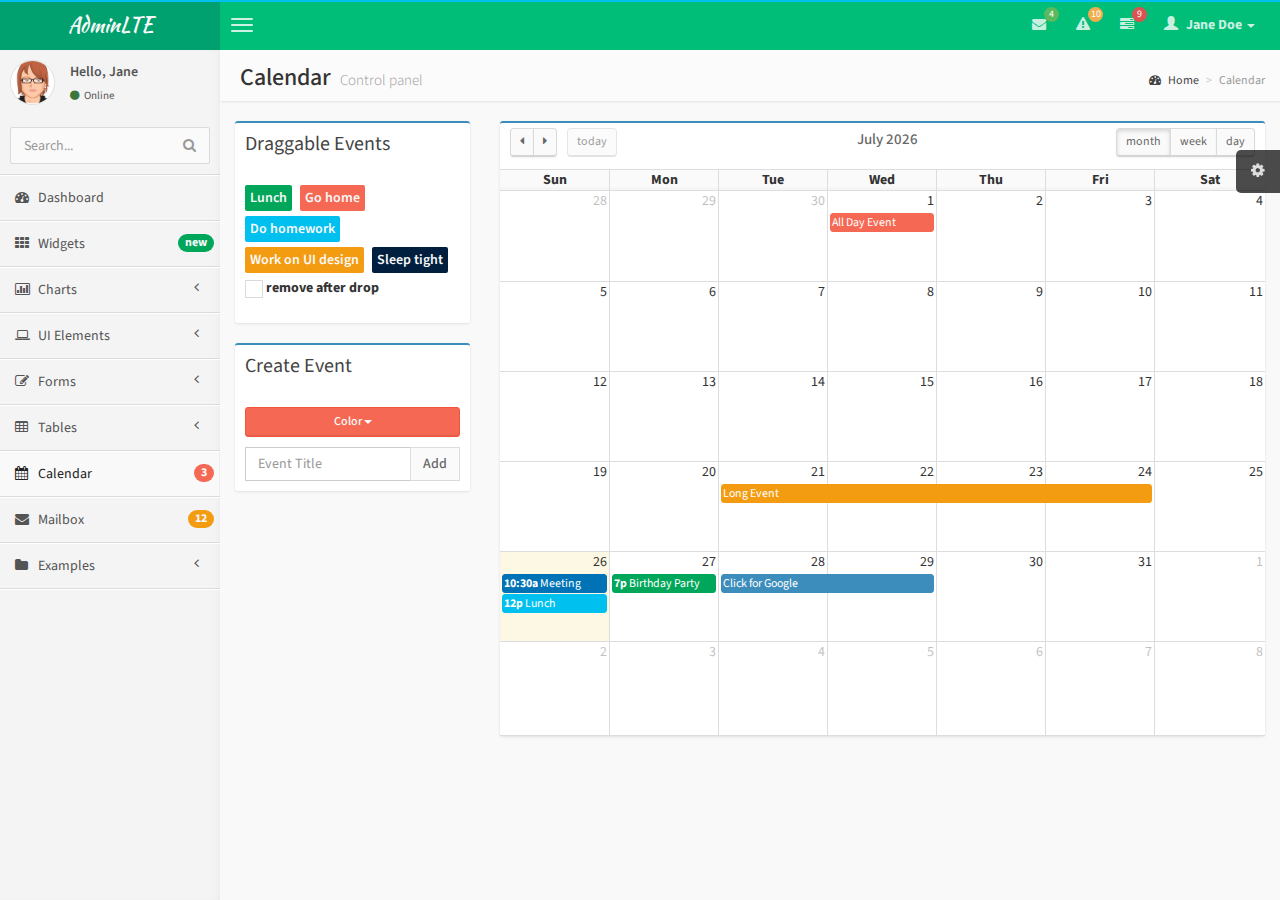
<file: app_admin/views/master/pages/calendar.html>
<!DOCTYPE html>
<html>
    <head>
        <meta charset="UTF-8">
        <title>AdminLTE | Calendar</title>
        <meta content='width=device-width, initial-scale=1, maximum-scale=1, user-scalable=no' name='viewport'>
        <!-- bootstrap 3.0.2 -->
        <link href="../css/bootstrap.min.css" rel="stylesheet" type="text/css" />
        <!-- font Awesome -->
        <link href="../css/font-awesome.min.css" rel="stylesheet" type="text/css" />
        <!-- Ionicons -->
        <link href="../css/ionicons.min.css" rel="stylesheet" type="text/css" />
        <!-- fullCalendar -->
        <link href="../css/fullcalendar/fullcalendar.css" rel="stylesheet" type="text/css" />
        <link href="../css/fullcalendar/fullcalendar.print.css" rel="stylesheet" type="text/css" media='print' />
        <!-- Theme style -->
        <link href="../css/AdminLTE.css" rel="stylesheet" type="text/css" />
        
        <!-- HTML5 Shim and Respond.js IE8 support of HTML5 elements and media queries -->
        <!-- WARNING: Respond.js doesn't work if you view the page via file:// -->
        <!--[if lt IE 9]>
          <script src="https://oss.maxcdn.com/libs/html5shiv/3.7.0/html5shiv.js"></script>
          <script src="https://oss.maxcdn.com/libs/respond.js/1.3.0/respond.min.js"></script>
        <![endif]-->
    </head>
    <body class="skin-blue">
        <!-- header logo: style can be found in header.less -->
        <header class="header">
            <a href="../index.html" class="logo">
                <!-- Add the class icon to your logo image or logo icon to add the margining -->
                AdminLTE
            </a>
            <!-- Header Navbar: style can be found in header.less -->
            <nav class="navbar navbar-static-top" role="navigation">
                <!-- Sidebar toggle button-->
                <a href="#" class="navbar-btn sidebar-toggle" data-toggle="offcanvas" role="button">
                    <span class="sr-only">Toggle navigation</span>
                    <span class="icon-bar"></span>
                    <span class="icon-bar"></span>
                    <span class="icon-bar"></span>
                </a>
                <div class="navbar-right">
                    <ul class="nav navbar-nav">
                        <!-- Messages: style can be found in dropdown.less-->
                        <li class="dropdown messages-menu">
                            <a href="#" class="dropdown-toggle" data-toggle="dropdown">
                                <i class="fa fa-envelope"></i>
                                <span class="label label-success">4</span>
                            </a>
                            <ul class="dropdown-menu">
                                <li class="header">You have 4 messages</li>
                                <li>
                                    <!-- inner menu: contains the actual data -->
                                    <ul class="menu">
                                        <li><!-- start message -->
                                            <a href="#">
                                                <div class="pull-left">
                                                    <img src="../img/avatar3.png" class="img-circle" alt="User Image"/>
                                                </div>
                                                <h4>
                                                    Support Team
                                                    <small><i class="fa fa-clock-o"></i> 5 mins</small>
                                                </h4>
                                                <p>Why not buy a new awesome theme?</p>
                                            </a>
                                        </li><!-- end message -->
                                        <li>
                                            <a href="#">
                                                <div class="pull-left">
                                                    <img src="../img/avatar2.png" class="img-circle" alt="user image"/>
                                                </div>
                                                <h4>
                                                    AdminLTE Design Team
                                                    <small><i class="fa fa-clock-o"></i> 2 hours</small>
                                                </h4>
                                                <p>Why not buy a new awesome theme?</p>
                                            </a>
                                        </li>
                                        <li>
                                            <a href="#">
                                                <div class="pull-left">
                                                    <img src="../img/avatar.png" class="img-circle" alt="user image"/>
                                                </div>
                                                <h4>
                                                    Developers
                                                    <small><i class="fa fa-clock-o"></i> Today</small>
                                                </h4>
                                                <p>Why not buy a new awesome theme?</p>
                                            </a>
                                        </li>
                                        <li>
                                            <a href="#">
                                                <div class="pull-left">
                                                    <img src="../img/avatar2.png" class="img-circle" alt="user image"/>
                                                </div>
                                                <h4>
                                                    Sales Department
                                                    <small><i class="fa fa-clock-o"></i> Yesterday</small>
                                                </h4>
                                                <p>Why not buy a new awesome theme?</p>
                                            </a>
                                        </li>
                                        <li>
                                            <a href="#">
                                                <div class="pull-left">
                                                    <img src="../img/avatar.png" class="img-circle" alt="user image"/>
                                                </div>
                                                <h4>
                                                    Reviewers
                                                    <small><i class="fa fa-clock-o"></i> 2 days</small>
                                                </h4>
                                                <p>Why not buy a new awesome theme?</p>
                                            </a>
                                        </li>
                                    </ul>
                                </li>
                                <li class="footer"><a href="#">See All Messages</a></li>
                            </ul>
                        </li>
                        <!-- Notifications: style can be found in dropdown.less -->
                        <li class="dropdown notifications-menu">
                            <a href="#" class="dropdown-toggle" data-toggle="dropdown">
                                <i class="fa fa-warning"></i>
                                <span class="label label-warning">10</span>
                            </a>
                            <ul class="dropdown-menu">
                                <li class="header">You have 10 notifications</li>
                                <li>
                                    <!-- inner menu: contains the actual data -->
                                    <ul class="menu">
                                        <li>
                                            <a href="#">
                                                <i class="ion ion-ios7-people info"></i> 5 new members joined today
                                            </a>
                                        </li>
                                        <li>
                                            <a href="#">
                                                <i class="fa fa-warning danger"></i> Very long description here that may not fit into the page and may cause design problems
                                            </a>
                                        </li>
                                        <li>
                                            <a href="#">
                                                <i class="fa fa-users warning"></i> 5 new members joined
                                            </a>
                                        </li>

                                        <li>
                                            <a href="#">
                                                <i class="ion ion-ios7-cart success"></i> 25 sales made
                                            </a>
                                        </li>
                                        <li>
                                            <a href="#">
                                                <i class="ion ion-ios7-person danger"></i> You changed your username
                                            </a>
                                        </li>
                                    </ul>
                                </li>
                                <li class="footer"><a href="#">View all</a></li>
                            </ul>
                        </li>
                        <!-- Tasks: style can be found in dropdown.less -->
                        <li class="dropdown tasks-menu">
                            <a href="#" class="dropdown-toggle" data-toggle="dropdown">
                                <i class="fa fa-tasks"></i>
                                <span class="label label-danger">9</span>
                            </a>
                            <ul class="dropdown-menu">
                                <li class="header">You have 9 tasks</li>
                                <li>
                                    <!-- inner menu: contains the actual data -->
                                    <ul class="menu">
                                        <li><!-- Task item -->
                                            <a href="#">
                                                <h3>
                                                    Design some buttons
                                                    <small class="pull-right">20%</small>
                                                </h3>
                                                <div class="progress xs">
                                                    <div class="progress-bar progress-bar-aqua" style="width: 20%" role="progressbar" aria-valuenow="20" aria-valuemin="0" aria-valuemax="100">
                                                        <span class="sr-only">20% Complete</span>
                                                    </div>
                                                </div>
                                            </a>
                                        </li><!-- end task item -->
                                        <li><!-- Task item -->
                                            <a href="#">
                                                <h3>
                                                    Create a nice theme
                                                    <small class="pull-right">40%</small>
                                                </h3>
                                                <div class="progress xs">
                                                    <div class="progress-bar progress-bar-green" style="width: 40%" role="progressbar" aria-valuenow="20" aria-valuemin="0" aria-valuemax="100">
                                                        <span class="sr-only">40% Complete</span>
                                                    </div>
                                                </div>
                                            </a>
                                        </li><!-- end task item -->
                                        <li><!-- Task item -->
                                            <a href="#">
                                                <h3>
                                                    Some task I need to do
                                                    <small class="pull-right">60%</small>
                                                </h3>
                                                <div class="progress xs">
                                                    <div class="progress-bar progress-bar-red" style="width: 60%" role="progressbar" aria-valuenow="20" aria-valuemin="0" aria-valuemax="100">
                                                        <span class="sr-only">60% Complete</span>
                                                    </div>
                                                </div>
                                            </a>
                                        </li><!-- end task item -->
                                        <li><!-- Task item -->
                                            <a href="#">
                                                <h3>
                                                    Make beautiful transitions
                                                    <small class="pull-right">80%</small>
                                                </h3>
                                                <div class="progress xs">
                                                    <div class="progress-bar progress-bar-yellow" style="width: 80%" role="progressbar" aria-valuenow="20" aria-valuemin="0" aria-valuemax="100">
                                                        <span class="sr-only">80% Complete</span>
                                                    </div>
                                                </div>
                                            </a>
                                        </li><!-- end task item -->
                                    </ul>
                                </li>
                                <li class="footer">
                                    <a href="#">View all tasks</a>
                                </li>
                            </ul>
                        </li>
                        <!-- User Account: style can be found in dropdown.less -->
                        <li class="dropdown user user-menu">
                            <a href="#" class="dropdown-toggle" data-toggle="dropdown">
                                <i class="glyphicon glyphicon-user"></i>
                                <span>Jane Doe <i class="caret"></i></span>
                            </a>
                            <ul class="dropdown-menu">
                                <!-- User image -->
                                <li class="user-header bg-light-blue">
                                    <img src="../img/avatar3.png" class="img-circle" alt="User Image" />
                                    <p>
                                        Jane Doe - Web Developer
                                        <small>Member since Nov. 2012</small>
                                    </p>
                                </li>
                                <!-- Menu Body -->
                                <li class="user-body">
                                    <div class="col-xs-4 text-center">
                                        <a href="#">Followers</a>
                                    </div>
                                    <div class="col-xs-4 text-center">
                                        <a href="#">Sales</a>
                                    </div>
                                    <div class="col-xs-4 text-center">
                                        <a href="#">Friends</a>
                                    </div>
                                </li>
                                <!-- Menu Footer-->
                                <li class="user-footer">
                                    <div class="pull-left">
                                        <a href="#" class="btn btn-default btn-flat">Profile</a>
                                    </div>
                                    <div class="pull-right">
                                        <a href="#" class="btn btn-default btn-flat">Sign out</a>
                                    </div>
                                </li>
                            </ul>
                        </li>
                    </ul>
                </div>
            </nav>
        </header>
        <div class="wrapper row-offcanvas row-offcanvas-left">
            <!-- Left side column. contains the logo and sidebar -->
            <aside class="left-side sidebar-offcanvas">                
                <!-- sidebar: style can be found in sidebar.less -->
                <section class="sidebar">
                    <!-- Sidebar user panel -->
                    <div class="user-panel">
                        <div class="pull-left image">
                            <img src="../img/avatar3.png" class="img-circle" alt="User Image" />
                        </div>
                        <div class="pull-left info">
                            <p>Hello, Jane</p>

                            <a href="#"><i class="fa fa-circle text-success"></i> Online</a>
                        </div>
                    </div>
                    <!-- search form -->
                    <form action="#" method="get" class="sidebar-form">
                        <div class="input-group">
                            <input type="text" name="q" class="form-control" placeholder="Search..."/>
                            <span class="input-group-btn">
                                <button type='submit' name='seach' id='search-btn' class="btn btn-flat"><i class="fa fa-search"></i></button>
                            </span>
                        </div>
                    </form>
                    <!-- /.search form -->
                    <!-- sidebar menu: : style can be found in sidebar.less -->
                    <ul class="sidebar-menu">
                        <li>
                            <a href="../index.html">
                                <i class="fa fa-dashboard"></i> <span>Dashboard</span>
                            </a>
                        </li>
                        <li>
                            <a href="widgets.html">
                                <i class="fa fa-th"></i> <span>Widgets</span> <small class="badge pull-right bg-green">new</small>
                            </a>
                        </li>
                        <li class="treeview">
                            <a href="#">
                                <i class="fa fa-bar-chart-o"></i>
                                <span>Charts</span>
                                <i class="fa fa-angle-left pull-right"></i>
                            </a>
                            <ul class="treeview-menu">
                                <li><a href="charts/morris.html"><i class="fa fa-angle-double-right"></i> Morris</a></li>
                                <li><a href="charts/flot.html"><i class="fa fa-angle-double-right"></i> Flot</a></li>
                                <li><a href="charts/inline.html"><i class="fa fa-angle-double-right"></i> Inline charts</a></li>
                            </ul>
                        </li>
                        <li class="treeview">
                            <a href="#">
                                <i class="fa fa-laptop"></i>
                                <span>UI Elements</span>
                                <i class="fa fa-angle-left pull-right"></i>
                            </a>
                            <ul class="treeview-menu">
                                <li><a href="UI/general.html"><i class="fa fa-angle-double-right"></i> General</a></li>
                                <li><a href="UI/icons.html"><i class="fa fa-angle-double-right"></i> Icons</a></li>
                                <li><a href="UI/buttons.html"><i class="fa fa-angle-double-right"></i> Buttons</a></li>
                                <li><a href="UI/sliders.html"><i class="fa fa-angle-double-right"></i> Sliders</a></li>
                                <li><a href="UI/timeline.html"><i class="fa fa-angle-double-right"></i> Timeline</a></li>
                            </ul>
                        </li>
                        <li class="treeview">
                            <a href="#">
                                <i class="fa fa-edit"></i> <span>Forms</span>
                                <i class="fa fa-angle-left pull-right"></i>
                            </a>
                            <ul class="treeview-menu">
                                <li><a href="forms/general.html"><i class="fa fa-angle-double-right"></i> General Elements</a></li>
                                <li><a href="forms/advanced.html"><i class="fa fa-angle-double-right"></i> Advanced Elements</a></li>
                                <li><a href="forms/editors.html"><i class="fa fa-angle-double-right"></i> Editors</a></li>                                
                            </ul>
                        </li>
                        <li class="treeview">
                            <a href="#">
                                <i class="fa fa-table"></i> <span>Tables</span>
                                <i class="fa fa-angle-left pull-right"></i>
                            </a>
                            <ul class="treeview-menu">
                                <li><a href="tables/simple.html"><i class="fa fa-angle-double-right"></i> Simple tables</a></li>
                                <li><a href="tables/data.html"><i class="fa fa-angle-double-right"></i> Data tables</a></li>
                            </ul>
                        </li>
                        <li class="active">
                            <a href="calendar.html">
                                <i class="fa fa-calendar"></i> <span>Calendar</span>
                                <small class="badge pull-right bg-red">3</small>
                            </a>
                        </li>
                        <li>
                            <a href="mailbox.html">
                                <i class="fa fa-envelope"></i> <span>Mailbox</span>
                                <small class="badge pull-right bg-yellow">12</small>
                            </a>
                        </li>
                        <li class="treeview">
                            <a href="#">
                                <i class="fa fa-folder"></i> <span>Examples</span>
                                <i class="fa fa-angle-left pull-right"></i>
                            </a>
                            <ul class="treeview-menu">
                                <li><a href="examples/invoice.html"><i class="fa fa-angle-double-right"></i> Invoice</a></li>
                                <li><a href="examples/login.html"><i class="fa fa-angle-double-right"></i> Login</a></li>
                                <li><a href="examples/register.html"><i class="fa fa-angle-double-right"></i> Register</a></li>
                                <li><a href="examples/lockscreen.html"><i class="fa fa-angle-double-right"></i> Lockscreen</a></li>
                                <li><a href="examples/404.html"><i class="fa fa-angle-double-right"></i> 404 Error</a></li>
                                <li><a href="examples/500.html"><i class="fa fa-angle-double-right"></i> 500 Error</a></li>                                
                                <li><a href="examples/blank.html"><i class="fa fa-angle-double-right"></i> Blank Page</a></li>
                            </ul>
                        </li>
                    </ul>
                </section>
                <!-- /.sidebar -->
            </aside>

            <!-- Right side column. Contains the navbar and content of the page -->
            <aside class="right-side">                
                <!-- Content Header (Page header) -->
                <section class="content-header">
                    <h1>
                        Calendar
                        <small>Control panel</small>
                    </h1>
                    <ol class="breadcrumb">
                        <li><a href="#"><i class="fa fa-dashboard"></i> Home</a></li>
                        <li class="active">Calendar</li>
                    </ol>
                </section>

                <!-- Main content -->
                <section class="content">


                    <div class="row">
                        <div class="col-md-3">
                            <div class="box box-primary">
                                <div class="box-header">
                                    <h4 class="box-title">Draggable Events</h4>
                                </div>
                                <div class="box-body">
                                    <!-- the events -->
                                    <div id='external-events'>                                        
                                        <div class='external-event bg-green'>Lunch</div>
                                        <div class='external-event bg-red'>Go home</div>
                                        <div class='external-event bg-aqua'>Do homework</div>
                                        <div class='external-event bg-yellow'>Work on UI design</div>
                                        <div class='external-event bg-navy'>Sleep tight</div>
                                        <p>
                                            <input type='checkbox' id='drop-remove' /> <label for='drop-remove'>remove after drop</label>
                                        </p>
                                    </div>
                                </div><!-- /.box-body -->
                            </div><!-- /. box -->
                            <div class="box box-primary">
                                <div class="box-header">
                                    <h3 class="box-title">Create Event</h3>
                                </div>
                                <div class="box-body">
                                    <div class="btn-group" style="width: 100%; margin-bottom: 10px;">
                                        <button type="button" id="color-chooser-btn" class="btn btn-danger btn-block btn-sm dropdown-toggle" data-toggle="dropdown">Color <span class="caret"></span></button>
                                        <ul class="dropdown-menu" id="color-chooser">
                                            <li><a class="text-green" href="#"><i class="fa fa-square"></i> Green</a></li>
                                            <li><a class="text-blue" href="#"><i class="fa fa-square"></i> Blue</a></li>                                            
                                            <li><a class="text-navy" href="#"><i class="fa fa-square"></i> Navy</a></li>                                            
                                            <li><a class="text-yellow" href="#"><i class="fa fa-square"></i> Yellow</a></li>
                                            <li><a class="text-orange" href="#"><i class="fa fa-square"></i> Orange</a></li>
                                            <li><a class="text-aqua" href="#"><i class="fa fa-square"></i> Aqua</a></li>
                                            <li><a class="text-red" href="#"><i class="fa fa-square"></i> Red</a></li>
                                            <li><a class="text-fuchsia" href="#"><i class="fa fa-square"></i> Fuchsia</a></li>
                                            <li><a class="text-purple" href="#"><i class="fa fa-square"></i> Purple</a></li>
                                        </ul>
                                    </div><!-- /btn-group -->
                                    <div class="input-group">                                          
                                        <input id="new-event" type="text" class="form-control" placeholder="Event Title">
                                        <div class="input-group-btn">
                                            <button id="add-new-event" type="button" class="btn btn-default btn-flat">Add</button>
                                        </div><!-- /btn-group -->
                                    </div><!-- /input-group -->
                                </div>
                            </div>
                        </div><!-- /.col -->
                        <div class="col-md-9">
                            <div class="box box-primary">                                
                                <div class="box-body no-padding">
                                    <!-- THE CALENDAR -->
                                    <div id="calendar"></div>
                                </div><!-- /.box-body -->
                            </div><!-- /. box -->
                        </div><!-- /.col -->
                    </div><!-- /.row -->  


                </section><!-- /.content -->
            </aside><!-- /.right-side -->
        </div><!-- ./wrapper -->


        <!-- jQuery 2.0.2 -->
        <script src="http://ajax.googleapis.com/ajax/libs/jquery/2.0.2/jquery.min.js"></script>
        <!-- jQuery UI 1.10.3 -->
        <script src="../js/jquery-ui-1.10.3.min.js" type="text/javascript"></script>
        <!-- Bootstrap -->
        <script src="../js/bootstrap.min.js" type="text/javascript"></script>
        <!-- AdminLTE App -->
        <script src="../js/AdminLTE/app.js" type="text/javascript"></script>
        <!-- fullCalendar -->
        <script src="../js/plugins/fullcalendar/fullcalendar.min.js" type="text/javascript"></script>
        <!-- Page specific script -->
        <script type="text/javascript">
            $(function() {

                /* initialize the external events
                 -----------------------------------------------------------------*/
                function ini_events(ele) {
                    ele.each(function() {

                        // create an Event Object (http://arshaw.com/fullcalendar/docs/event_data/Event_Object/)
                        // it doesn't need to have a start or end
                        var eventObject = {
                            title: $.trim($(this).text()) // use the element's text as the event title
                        };

                        // store the Event Object in the DOM element so we can get to it later
                        $(this).data('eventObject', eventObject);

                        // make the event draggable using jQuery UI
                        $(this).draggable({
                            zIndex: 1070,
                            revert: true, // will cause the event to go back to its
                            revertDuration: 0  //  original position after the drag
                        });

                    });
                }
                ini_events($('#external-events div.external-event'));

                /* initialize the calendar
                 -----------------------------------------------------------------*/
                //Date for the calendar events (dummy data)
                var date = new Date();
                var d = date.getDate(),
                        m = date.getMonth(),
                        y = date.getFullYear();
                $('#calendar').fullCalendar({
                    header: {
                        left: 'prev,next today',
                        center: 'title',
                        right: 'month,agendaWeek,agendaDay'
                    },
                    buttonText: {//This is to add icons to the visible buttons
                        prev: "<span class='fa fa-caret-left'></span>",
                        next: "<span class='fa fa-caret-right'></span>",
                        today: 'today',
                        month: 'month',
                        week: 'week',
                        day: 'day'
                    },
                    //Random default events
                    events: [
                        {
                            title: 'All Day Event',
                            start: new Date(y, m, 1),
                            backgroundColor: "#f56954", //red 
                            borderColor: "#f56954" //red
                        },
                        {
                            title: 'Long Event',
                            start: new Date(y, m, d - 5),
                            end: new Date(y, m, d - 2),
                            backgroundColor: "#f39c12", //yellow
                            borderColor: "#f39c12" //yellow
                        },
                        {
                            title: 'Meeting',
                            start: new Date(y, m, d, 10, 30),
                            allDay: false,
                            backgroundColor: "#0073b7", //Blue
                            borderColor: "#0073b7" //Blue
                        },
                        {
                            title: 'Lunch',
                            start: new Date(y, m, d, 12, 0),
                            end: new Date(y, m, d, 14, 0),
                            allDay: false,
                            backgroundColor: "#00c0ef", //Info (aqua)
                            borderColor: "#00c0ef" //Info (aqua)
                        },
                        {
                            title: 'Birthday Party',
                            start: new Date(y, m, d + 1, 19, 0),
                            end: new Date(y, m, d + 1, 22, 30),
                            allDay: false,
                            backgroundColor: "#00a65a", //Success (green)
                            borderColor: "#00a65a" //Success (green)
                        },
                        {
                            title: 'Click for Google',
                            start: new Date(y, m, 28),
                            end: new Date(y, m, 29),
                            url: 'http://google.com/',
                            backgroundColor: "#3c8dbc", //Primary (light-blue)
                            borderColor: "#3c8dbc" //Primary (light-blue)
                        }
                    ],
                    editable: true,
                    droppable: true, // this allows things to be dropped onto the calendar !!!
                    drop: function(date, allDay) { // this function is called when something is dropped

                        // retrieve the dropped element's stored Event Object
                        var originalEventObject = $(this).data('eventObject');

                        // we need to copy it, so that multiple events don't have a reference to the same object
                        var copiedEventObject = $.extend({}, originalEventObject);

                        // assign it the date that was reported
                        copiedEventObject.start = date;
                        copiedEventObject.allDay = allDay;
                        copiedEventObject.backgroundColor = $(this).css("background-color");
                        copiedEventObject.borderColor = $(this).css("border-color");

                        // render the event on the calendar
                        // the last `true` argument determines if the event "sticks" (http://arshaw.com/fullcalendar/docs/event_rendering/renderEvent/)
                        $('#calendar').fullCalendar('renderEvent', copiedEventObject, true);

                        // is the "remove after drop" checkbox checked?
                        if ($('#drop-remove').is(':checked')) {
                            // if so, remove the element from the "Draggable Events" list
                            $(this).remove();
                        }

                    }
                });

                /* ADDING EVENTS */
                var currColor = "#f56954"; //Red by default
                //Color chooser button
                var colorChooser = $("#color-chooser-btn");
                $("#color-chooser > li > a").click(function(e) {
                    e.preventDefault();
                    //Save color
                    currColor = $(this).css("color");
                    //Add color effect to button
                    colorChooser
                            .css({"background-color": currColor, "border-color": currColor})
                            .html($(this).text()+' <span class="caret"></span>');
                });
                $("#add-new-event").click(function(e) {
                    e.preventDefault();
                    //Get value and make sure it is not null
                    var val = $("#new-event").val();
                    if (val.length == 0) {
                        return;
                    }

                    //Create event
                    var event = $("<div />");
                    event.css({"background-color": currColor, "border-color": currColor, "color": "#fff"}).addClass("external-event");
                    event.html(val);
                    $('#external-events').prepend(event);

                    //Add draggable funtionality
                    ini_events(event);

                    //Remove event from text input
                    $("#new-event").val("");
                });
            });
        </script>

    </body>
</html>
</file>
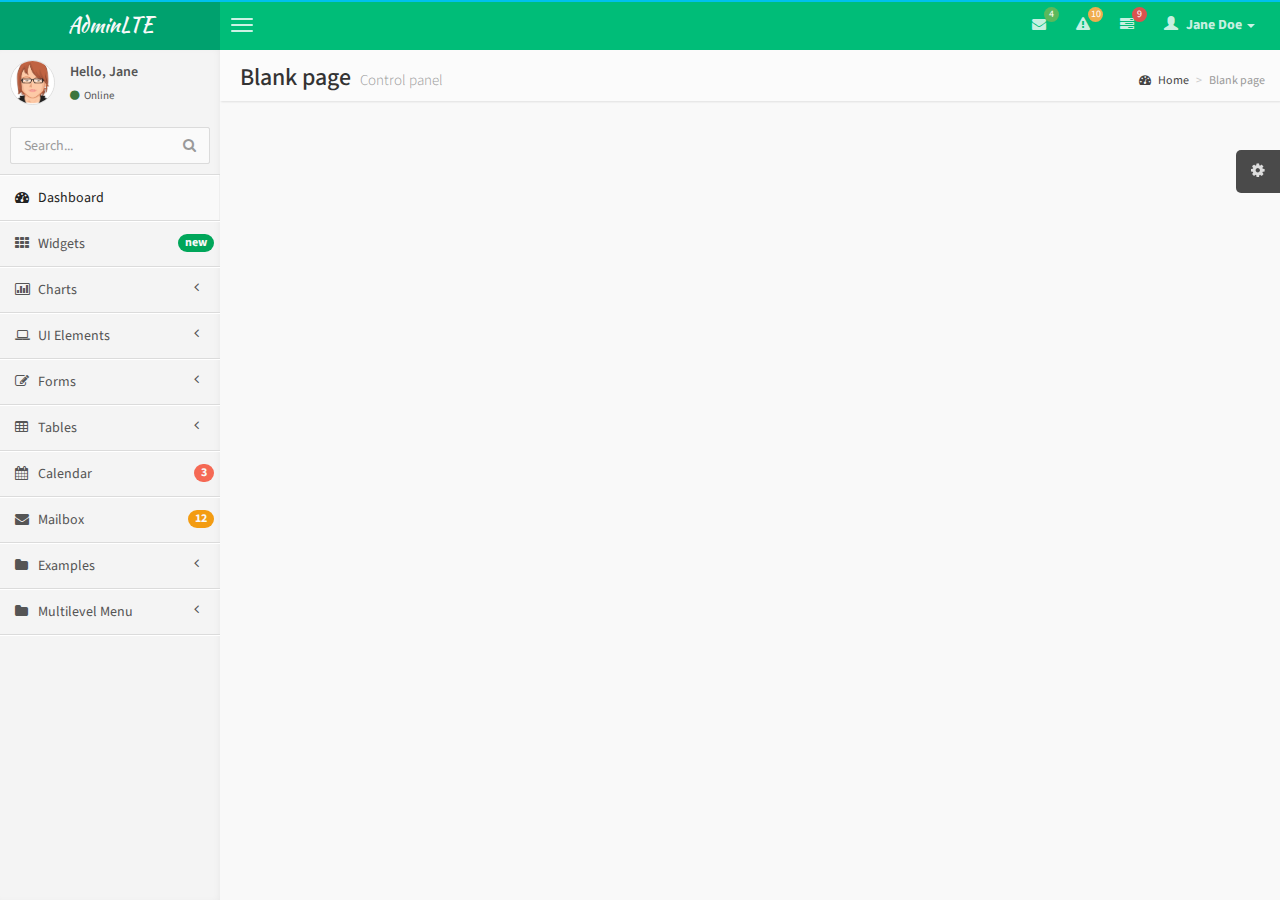
<file: app_admin/views/master/pages/empty.html>
<!DOCTYPE html>
<html>
    <head>
        <meta charset="UTF-8">
        <title>AdminLTE | Dashboard</title>
        <meta content='width=device-width, initial-scale=1, maximum-scale=1, user-scalable=no' name='viewport'>
        <!-- bootstrap 3.0.2 -->
        <link href="../css/bootstrap.min.css" rel="stylesheet" type="text/css" />
        <!-- font Awesome -->
        <link href="../css/font-awesome.min.css" rel="stylesheet" type="text/css" />
        <!-- Ionicons -->
        <link href="../css/ionicons.min.css" rel="stylesheet" type="text/css" />
        <!-- Theme style -->
        <link href="../css/AdminLTE.css" rel="stylesheet" type="text/css" />

        <!-- HTML5 Shim and Respond.js IE8 support of HTML5 elements and media queries -->
        <!-- WARNING: Respond.js doesn't work if you view the page via file:// -->
        <!--[if lt IE 9]>
          <script src="https://oss.maxcdn.com/libs/html5shiv/3.7.0/html5shiv.js"></script>
          <script src="https://oss.maxcdn.com/libs/respond.js/1.3.0/respond.min.js"></script>
        <![endif]-->
    </head>
    <body class="skin-blue">
        <!-- header logo: style can be found in header.less -->
        <header class="header">
            <a href="../index.html" class="logo">
                <!-- Add the class icon to your logo image or logo icon to add the margining -->
                AdminLTE
            </a>
            <!-- Header Navbar: style can be found in header.less -->
            <nav class="navbar navbar-static-top" role="navigation">
                <!-- Sidebar toggle button-->
                <a href="#" class="navbar-btn sidebar-toggle" data-toggle="offcanvas" role="button">
                    <span class="sr-only">Toggle navigation</span>
                    <span class="icon-bar"></span>
                    <span class="icon-bar"></span>
                    <span class="icon-bar"></span>
                </a>
                <div class="navbar-right">
                    <ul class="nav navbar-nav">
                        <!-- Messages: style can be found in dropdown.less-->
                        <li class="dropdown messages-menu">
                            <a href="#" class="dropdown-toggle" data-toggle="dropdown">
                                <i class="fa fa-envelope"></i>
                                <span class="label label-success">4</span>
                            </a>
                            <ul class="dropdown-menu">
                                <li class="header">You have 4 messages</li>
                                <li>
                                    <!-- inner menu: contains the actual data -->
                                    <ul class="menu">
                                        <li><!-- start message -->
                                            <a href="#">
                                                <div class="pull-left">
                                                    <img src="../img/avatar3.png" class="img-circle" alt="User Image"/>
                                                </div>
                                                <h4>
                                                    Support Team
                                                    <small><i class="fa fa-clock-o"></i> 5 mins</small>
                                                </h4>
                                                <p>Why not buy a new awesome theme?</p>
                                            </a>
                                        </li><!-- end message -->
                                        <li>
                                            <a href="#">
                                                <div class="pull-left">
                                                    <img src="../img/avatar2.png" class="img-circle" alt="user image"/>
                                                </div>
                                                <h4>
                                                    AdminLTE Design Team
                                                    <small><i class="fa fa-clock-o"></i> 2 hours</small>
                                                </h4>
                                                <p>Why not buy a new awesome theme?</p>
                                            </a>
                                        </li>
                                        <li>
                                            <a href="#">
                                                <div class="pull-left">
                                                    <img src="../img/avatar.png" class="img-circle" alt="user image"/>
                                                </div>
                                                <h4>
                                                    Developers
                                                    <small><i class="fa fa-clock-o"></i> Today</small>
                                                </h4>
                                                <p>Why not buy a new awesome theme?</p>
                                            </a>
                                        </li>
                                        <li>
                                            <a href="#">
                                                <div class="pull-left">
                                                    <img src="../img/avatar2.png" class="img-circle" alt="user image"/>
                                                </div>
                                                <h4>
                                                    Sales Department
                                                    <small><i class="fa fa-clock-o"></i> Yesterday</small>
                                                </h4>
                                                <p>Why not buy a new awesome theme?</p>
                                            </a>
                                        </li>
                                        <li>
                                            <a href="#">
                                                <div class="pull-left">
                                                    <img src="../img/avatar.png" class="img-circle" alt="user image"/>
                                                </div>
                                                <h4>
                                                    Reviewers
                                                    <small><i class="fa fa-clock-o"></i> 2 days</small>
                                                </h4>
                                                <p>Why not buy a new awesome theme?</p>
                                            </a>
                                        </li>
                                    </ul>
                                </li>
                                <li class="footer"><a href="#">See All Messages</a></li>
                            </ul>
                        </li>
                        <!-- Notifications: style can be found in dropdown.less -->
                        <li class="dropdown notifications-menu">
                            <a href="#" class="dropdown-toggle" data-toggle="dropdown">
                                <i class="fa fa-warning"></i>
                                <span class="label label-warning">10</span>
                            </a>
                            <ul class="dropdown-menu">
                                <li class="header">You have 10 notifications</li>
                                <li>
                                    <!-- inner menu: contains the actual data -->
                                    <ul class="menu">
                                        <li>
                                            <a href="#">
                                                <i class="ion ion-ios7-people info"></i> 5 new members joined today
                                            </a>
                                        </li>
                                        <li>
                                            <a href="#">
                                                <i class="fa fa-warning danger"></i> Very long description here that may not fit into the page and may cause design problems
                                            </a>
                                        </li>
                                        <li>
                                            <a href="#">
                                                <i class="fa fa-users warning"></i> 5 new members joined
                                            </a>
                                        </li>

                                        <li>
                                            <a href="#">
                                                <i class="ion ion-ios7-cart success"></i> 25 sales made
                                            </a>
                                        </li>
                                        <li>
                                            <a href="#">
                                                <i class="ion ion-ios7-person danger"></i> You changed your username
                                            </a>
                                        </li>
                                    </ul>
                                </li>
                                <li class="footer"><a href="#">View all</a></li>
                            </ul>
                        </li>
                        <!-- Tasks: style can be found in dropdown.less -->
                        <li class="dropdown tasks-menu">
                            <a href="#" class="dropdown-toggle" data-toggle="dropdown">
                                <i class="fa fa-tasks"></i>
                                <span class="label label-danger">9</span>
                            </a>
                            <ul class="dropdown-menu">
                                <li class="header">You have 9 tasks</li>
                                <li>
                                    <!-- inner menu: contains the actual data -->
                                    <ul class="menu">
                                        <li><!-- Task item -->
                                            <a href="#">
                                                <h3>
                                                    Design some buttons
                                                    <small class="pull-right">20%</small>
                                                </h3>
                                                <div class="progress xs">
                                                    <div class="progress-bar progress-bar-aqua" style="width: 20%" role="progressbar" aria-valuenow="20" aria-valuemin="0" aria-valuemax="100">
                                                        <span class="sr-only">20% Complete</span>
                                                    </div>
                                                </div>
                                            </a>
                                        </li><!-- end task item -->
                                        <li><!-- Task item -->
                                            <a href="#">
                                                <h3>
                                                    Create a nice theme
                                                    <small class="pull-right">40%</small>
                                                </h3>
                                                <div class="progress xs">
                                                    <div class="progress-bar progress-bar-green" style="width: 40%" role="progressbar" aria-valuenow="20" aria-valuemin="0" aria-valuemax="100">
                                                        <span class="sr-only">40% Complete</span>
                                                    </div>
                                                </div>
                                            </a>
                                        </li><!-- end task item -->
                                        <li><!-- Task item -->
                                            <a href="#">
                                                <h3>
                                                    Some task I need to do
                                                    <small class="pull-right">60%</small>
                                                </h3>
                                                <div class="progress xs">
                                                    <div class="progress-bar progress-bar-red" style="width: 60%" role="progressbar" aria-valuenow="20" aria-valuemin="0" aria-valuemax="100">
                                                        <span class="sr-only">60% Complete</span>
                                                    </div>
                                                </div>
                                            </a>
                                        </li><!-- end task item -->
                                        <li><!-- Task item -->
                                            <a href="#">
                                                <h3>
                                                    Make beautiful transitions
                                                    <small class="pull-right">80%</small>
                                                </h3>
                                                <div class="progress xs">
                                                    <div class="progress-bar progress-bar-yellow" style="width: 80%" role="progressbar" aria-valuenow="20" aria-valuemin="0" aria-valuemax="100">
                                                        <span class="sr-only">80% Complete</span>
                                                    </div>
                                                </div>
                                            </a>
                                        </li><!-- end task item -->
                                    </ul>
                                </li>
                                <li class="footer">
                                    <a href="#">View all tasks</a>
                                </li>
                            </ul>
                        </li>
                        <!-- User Account: style can be found in dropdown.less -->
                        <li class="dropdown user user-menu">
                            <a href="#" class="dropdown-toggle" data-toggle="dropdown">
                                <i class="glyphicon glyphicon-user"></i>
                                <span>Jane Doe <i class="caret"></i></span>
                            </a>
                            <ul class="dropdown-menu">
                                <!-- User image -->
                                <li class="user-header bg-light-blue">
                                    <img src="../img/avatar3.png" class="img-circle" alt="User Image" />
                                    <p>
                                        Jane Doe - Web Developer
                                        <small>Member since Nov. 2012</small>
                                    </p>
                                </li>
                                <!-- Menu Body -->
                                <li class="user-body">
                                    <div class="col-xs-4 text-center">
                                        <a href="#">Followers</a>
                                    </div>
                                    <div class="col-xs-4 text-center">
                                        <a href="#">Sales</a>
                                    </div>
                                    <div class="col-xs-4 text-center">
                                        <a href="#">Friends</a>
                                    </div>
                                </li>
                                <!-- Menu Footer-->
                                <li class="user-footer">
                                    <div class="pull-left">
                                        <a href="#" class="btn btn-default btn-flat">Profile</a>
                                    </div>
                                    <div class="pull-right">
                                        <a href="#" class="btn btn-default btn-flat">Sign out</a>
                                    </div>
                                </li>
                            </ul>
                        </li>
                    </ul>
                </div>
            </nav>
        </header>
        <div class="wrapper row-offcanvas row-offcanvas-left">
            <!-- Left side column. contains the logo and sidebar -->
            <aside class="left-side sidebar-offcanvas">                
                <!-- sidebar: style can be found in sidebar.less -->
                <section class="sidebar">
                    <!-- Sidebar user panel -->
                    <div class="user-panel">
                        <div class="pull-left image">
                            <img src="../img/avatar3.png" class="img-circle" alt="User Image" />
                        </div>
                        <div class="pull-left info">
                            <p>Hello, Jane</p>

                            <a href="#"><i class="fa fa-circle text-success"></i> Online</a>
                        </div>
                    </div>
                    <!-- search form -->
                    <form action="#" method="get" class="sidebar-form">
                        <div class="input-group">
                            <input type="text" name="q" class="form-control" placeholder="Search..."/>
                            <span class="input-group-btn">
                                <button type='submit' name='seach' id='search-btn' class="btn btn-flat"><i class="fa fa-search"></i></button>
                            </span>
                        </div>
                    </form>
                    <!-- /.search form -->
                    <!-- sidebar menu: : style can be found in sidebar.less -->
                    <ul class="sidebar-menu">
                        <li class="active">
                            <a href="../index.html">
                                <i class="fa fa-dashboard"></i> <span>Dashboard</span>
                            </a>
                        </li>
                        <li>
                            <a href="widgets.html">
                                <i class="fa fa-th"></i> <span>Widgets</span> <small class="badge pull-right bg-green">new</small>
                            </a>
                        </li>
                        <li class="treeview">
                            <a href="#">
                                <i class="fa fa-bar-chart-o"></i>
                                <span>Charts</span>
                                <i class="fa fa-angle-left pull-right"></i>
                            </a>
                            <ul class="treeview-menu">
                                <li><a href="charts/morris.html"><i class="fa fa-angle-double-right"></i> Morris</a></li>
                                <li><a href="charts/flot.html"><i class="fa fa-angle-double-right"></i> Flot</a></li>
                                <li><a href="charts/inline.html"><i class="fa fa-angle-double-right"></i> Inline charts</a></li>
                            </ul>
                        </li>
                        <li class="treeview">
                            <a href="#">
                                <i class="fa fa-laptop"></i>
                                <span>UI Elements</span>
                                <i class="fa fa-angle-left pull-right"></i>
                            </a>
                            <ul class="treeview-menu">
                                <li><a href="UI/general.html"><i class="fa fa-angle-double-right"></i> General</a></li>
                                <li><a href="UI/icons.html"><i class="fa fa-angle-double-right"></i> Icons</a></li>
                                <li><a href="UI/buttons.html"><i class="fa fa-angle-double-right"></i> Buttons</a></li>
                                <li><a href="UI/sliders.html"><i class="fa fa-angle-double-right"></i> Sliders</a></li>
                                <li><a href="UI/timeline.html"><i class="fa fa-angle-double-right"></i> Timeline</a></li>
                            </ul>
                        </li>
                        <li class="treeview">
                            <a href="#">
                                <i class="fa fa-edit"></i> <span>Forms</span>
                                <i class="fa fa-angle-left pull-right"></i>
                            </a>
                            <ul class="treeview-menu">
                                <li><a href="forms/general.html"><i class="fa fa-angle-double-right"></i> General Elements</a></li>
                                <li><a href="forms/advanced.html"><i class="fa fa-angle-double-right"></i> Advanced Elements</a></li>
                                <li><a href="forms/editors.html"><i class="fa fa-angle-double-right"></i> Editors</a></li>                                
                            </ul>
                        </li>
                        <li class="treeview">
                            <a href="#">
                                <i class="fa fa-table"></i> <span>Tables</span>
                                <i class="fa fa-angle-left pull-right"></i>
                            </a>
                            <ul class="treeview-menu">
                                <li><a href="tables/simple.html"><i class="fa fa-angle-double-right"></i> Simple tables</a></li>
                                <li><a href="tables/data.html"><i class="fa fa-angle-double-right"></i> Data tables</a></li>
                            </ul>
                        </li>
                        <li>
                            <a href="calendar.html">
                                <i class="fa fa-calendar"></i> <span>Calendar</span>
                                <small class="badge pull-right bg-red">3</small>
                            </a>
                        </li>
                        <li>
                            <a href="mailbox.html">
                                <i class="fa fa-envelope"></i> <span>Mailbox</span>
                                <small class="badge pull-right bg-yellow">12</small>
                            </a>
                        </li>
                        <li class="treeview">
                            <a href="#">
                                <i class="fa fa-folder"></i> <span>Examples</span>
                                <i class="fa fa-angle-left pull-right"></i>
                            </a>
                            <ul class="treeview-menu">
                                <li><a href="examples/invoice.html"><i class="fa fa-angle-double-right"></i> Invoice</a></li>
                                <li><a href="examples/login.html"><i class="fa fa-angle-double-right"></i> Login</a></li>
                                <li><a href="examples/register.html"><i class="fa fa-angle-double-right"></i> Register</a></li>
                                <li><a href="examples/lockscreen.html"><i class="fa fa-angle-double-right"></i> Lockscreen</a></li>
                                <li><a href="examples/404.html"><i class="fa fa-angle-double-right"></i> 404 Error</a></li>
                                <li><a href="examples/500.html"><i class="fa fa-angle-double-right"></i> 500 Error</a></li>                                
                                <li><a href="examples/blank.html"><i class="fa fa-angle-double-right"></i> Blank Page</a></li>
                            </ul>
                        </li>
                        <li class="treeview">
                            <a href="#">
                                <i class="fa fa-folder"></i>  Multilevel Menu
                                <i class="fa fa-angle-left pull-right"></i>
                            </a>                            

                            <ul class="treeview-menu">
                                <li class="treeview">
                                    <a href="#">
                                        First level
                                        <i class="fa fa-angle-left pull-right"></i>
                                    </a>

                                    <ul class="treeview-menu">
                                        <li class="treeview">
                                            <a href="#">
                                                Second level
                                                <i class="fa fa-angle-left pull-right"></i>
                                            </a>

                                            <ul class="treeview-menu">
                                                <li>
                                                    <a href="#">Third level</a>
                                                </li>
                                            </ul>
                                        </li>
                                    </ul>
                                </li>
                            </ul>
                        </li>
                    </ul>
                </section>
                <!-- /.sidebar -->
            </aside>

            <!-- Right side column. Contains the navbar and content of the page -->
            <aside class="right-side">                
                <!-- Content Header (Page header) -->
                <section class="content-header">
                    <h1>
                        Blank page
                        <small>Control panel</small>
                    </h1>
                    <ol class="breadcrumb">
                        <li><a href="#"><i class="fa fa-dashboard"></i> Home</a></li>
                        <li class="active">Blank page</li>
                    </ol>
                </section>

                <!-- Main content -->
                <section class="content">


                </section><!-- /.content -->
            </aside><!-- /.right-side -->
        </div><!-- ./wrapper -->


        <!-- jQuery 2.0.2 -->
        <script src="http://ajax.googleapis.com/ajax/libs/jquery/2.0.2/jquery.min.js"></script>
        <!-- Bootstrap -->
        <script src="../js/bootstrap.min.js" type="text/javascript"></script>
        <!-- AdminLTE App -->
        <script src="../js/AdminLTE/app.js" type="text/javascript"></script>

    </body>
</html>
</file>
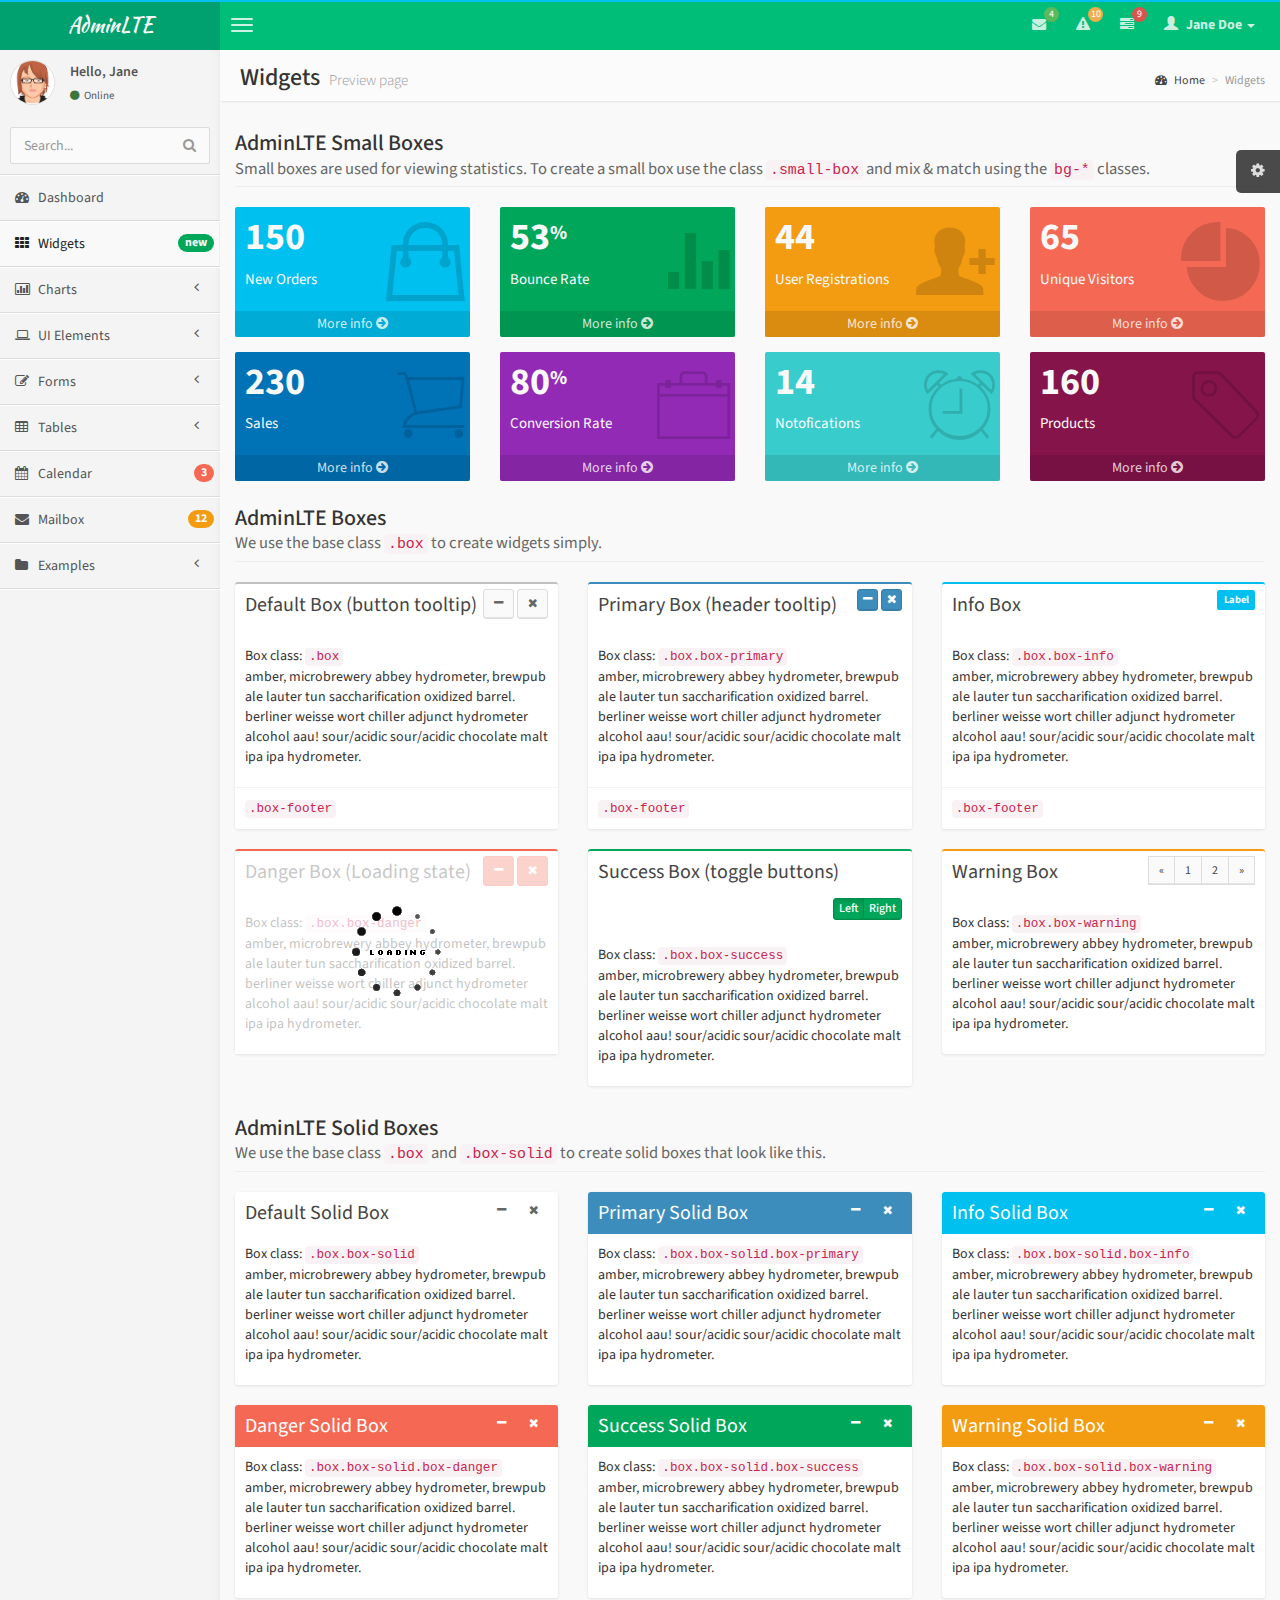
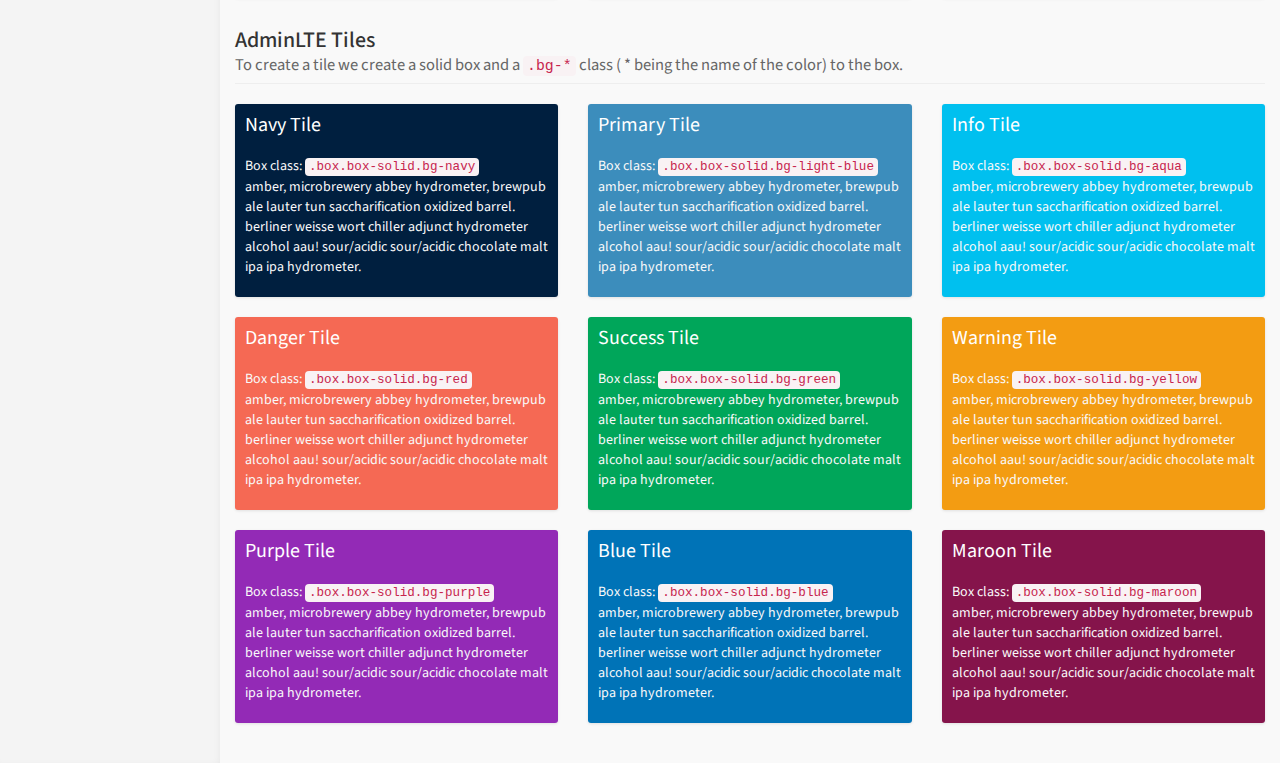
<file: app_admin/views/master/pages/widgets.html>
<!DOCTYPE html>
<html>
    <head>
        <meta charset="UTF-8">
        <title>AdminLTE | Widgets</title>
        <meta content='width=device-width, initial-scale=1, maximum-scale=1, user-scalable=no' name='viewport'>
        <!-- bootstrap 3.0.2 -->
        <link href="../css/bootstrap.min.css" rel="stylesheet" type="text/css" />
        <!-- font Awesome -->
        <link href="../css/font-awesome.min.css" rel="stylesheet" type="text/css" />
        <!-- Ionicons -->
        <link href="../css/ionicons.min.css" rel="stylesheet" type="text/css" />
        <!-- Theme style -->
        <link href="../css/AdminLTE.css" rel="stylesheet" type="text/css" />

        <!-- HTML5 Shim and Respond.js IE8 support of HTML5 elements and media queries -->
        <!-- WARNING: Respond.js doesn't work if you view the page via file:// -->
        <!--[if lt IE 9]>
          <script src="https://oss.maxcdn.com/libs/html5shiv/3.7.0/html5shiv.js"></script>
          <script src="https://oss.maxcdn.com/libs/respond.js/1.3.0/respond.min.js"></script>
        <![endif]-->
    </head>
    <body class="skin-blue">
        <!-- header logo: style can be found in header.less -->
        <header class="header">
            <a href="../index.html" class="logo">
                <!-- Add the class icon to your logo image or logo icon to add the margining -->
                AdminLTE
            </a>
            <!-- Header Navbar: style can be found in header.less -->
            <nav class="navbar navbar-static-top" role="navigation">
                <!-- Sidebar toggle button-->
                <a href="#" class="navbar-btn sidebar-toggle" data-toggle="offcanvas" role="button">
                    <span class="sr-only">Toggle navigation</span>
                    <span class="icon-bar"></span>
                    <span class="icon-bar"></span>
                    <span class="icon-bar"></span>
                </a>
                <div class="navbar-right">
                    <ul class="nav navbar-nav">
                        <!-- Messages: style can be found in dropdown.less-->
                        <li class="dropdown messages-menu">
                            <a href="#" class="dropdown-toggle" data-toggle="dropdown">
                                <i class="fa fa-envelope"></i>
                                <span class="label label-success">4</span>
                            </a>
                            <ul class="dropdown-menu">
                                <li class="header">You have 4 messages</li>
                                <li>
                                    <!-- inner menu: contains the actual data -->
                                    <ul class="menu">
                                        <li><!-- start message -->
                                            <a href="#">
                                                <div class="pull-left">
                                                    <img src="../img/avatar3.png" class="img-circle" alt="User Image"/>
                                                </div>
                                                <h4>
                                                    Support Team
                                                    <small><i class="fa fa-clock-o"></i> 5 mins</small>
                                                </h4>
                                                <p>Why not buy a new awesome theme?</p>
                                            </a>
                                        </li><!-- end message -->
                                        <li>
                                            <a href="#">
                                                <div class="pull-left">
                                                    <img src="../img/avatar2.png" class="img-circle" alt="user image"/>
                                                </div>
                                                <h4>
                                                    AdminLTE Design Team
                                                    <small><i class="fa fa-clock-o"></i> 2 hours</small>
                                                </h4>
                                                <p>Why not buy a new awesome theme?</p>
                                            </a>
                                        </li>
                                        <li>
                                            <a href="#">
                                                <div class="pull-left">
                                                    <img src="../img/avatar.png" class="img-circle" alt="user image"/>
                                                </div>
                                                <h4>
                                                    Developers
                                                    <small><i class="fa fa-clock-o"></i> Today</small>
                                                </h4>
                                                <p>Why not buy a new awesome theme?</p>
                                            </a>
                                        </li>
                                        <li>
                                            <a href="#">
                                                <div class="pull-left">
                                                    <img src="../img/avatar2.png" class="img-circle" alt="user image"/>
                                                </div>
                                                <h4>
                                                    Sales Department
                                                    <small><i class="fa fa-clock-o"></i> Yesterday</small>
                                                </h4>
                                                <p>Why not buy a new awesome theme?</p>
                                            </a>
                                        </li>
                                        <li>
                                            <a href="#">
                                                <div class="pull-left">
                                                    <img src="../img/avatar.png" class="img-circle" alt="user image"/>
                                                </div>
                                                <h4>
                                                    Reviewers
                                                    <small><i class="fa fa-clock-o"></i> 2 days</small>
                                                </h4>
                                                <p>Why not buy a new awesome theme?</p>
                                            </a>
                                        </li>
                                    </ul>
                                </li>
                                <li class="footer"><a href="#">See All Messages</a></li>
                            </ul>
                        </li>
                        <!-- Notifications: style can be found in dropdown.less -->
                        <li class="dropdown notifications-menu">
                            <a href="#" class="dropdown-toggle" data-toggle="dropdown">
                                <i class="fa fa-warning"></i>
                                <span class="label label-warning">10</span>
                            </a>
                            <ul class="dropdown-menu">
                                <li class="header">You have 10 notifications</li>
                                <li>
                                    <!-- inner menu: contains the actual data -->
                                    <ul class="menu">
                                        <li>
                                            <a href="#">
                                                <i class="ion ion-ios7-people info"></i> 5 new members joined today
                                            </a>
                                        </li>
                                        <li>
                                            <a href="#">
                                                <i class="fa fa-warning danger"></i> Very long description here that may not fit into the page and may cause design problems
                                            </a>
                                        </li>
                                        <li>
                                            <a href="#">
                                                <i class="fa fa-users warning"></i> 5 new members joined
                                            </a>
                                        </li>

                                        <li>
                                            <a href="#">
                                                <i class="ion ion-ios7-cart success"></i> 25 sales made
                                            </a>
                                        </li>
                                        <li>
                                            <a href="#">
                                                <i class="ion ion-ios7-person danger"></i> You changed your username
                                            </a>
                                        </li>
                                    </ul>
                                </li>
                                <li class="footer"><a href="#">View all</a></li>
                            </ul>
                        </li>
                        <!-- Tasks: style can be found in dropdown.less -->
                        <li class="dropdown tasks-menu">
                            <a href="#" class="dropdown-toggle" data-toggle="dropdown">
                                <i class="fa fa-tasks"></i>
                                <span class="label label-danger">9</span>
                            </a>
                            <ul class="dropdown-menu">
                                <li class="header">You have 9 tasks</li>
                                <li>
                                    <!-- inner menu: contains the actual data -->
                                    <ul class="menu">
                                        <li><!-- Task item -->
                                            <a href="#">
                                                <h3>
                                                    Design some buttons
                                                    <small class="pull-right">20%</small>
                                                </h3>
                                                <div class="progress xs">
                                                    <div class="progress-bar progress-bar-aqua" style="width: 20%" role="progressbar" aria-valuenow="20" aria-valuemin="0" aria-valuemax="100">
                                                        <span class="sr-only">20% Complete</span>
                                                    </div>
                                                </div>
                                            </a>
                                        </li><!-- end task item -->
                                        <li><!-- Task item -->
                                            <a href="#">
                                                <h3>
                                                    Create a nice theme
                                                    <small class="pull-right">40%</small>
                                                </h3>
                                                <div class="progress xs">
                                                    <div class="progress-bar progress-bar-green" style="width: 40%" role="progressbar" aria-valuenow="20" aria-valuemin="0" aria-valuemax="100">
                                                        <span class="sr-only">40% Complete</span>
                                                    </div>
                                                </div>
                                            </a>
                                        </li><!-- end task item -->
                                        <li><!-- Task item -->
                                            <a href="#">
                                                <h3>
                                                    Some task I need to do
                                                    <small class="pull-right">60%</small>
                                                </h3>
                                                <div class="progress xs">
                                                    <div class="progress-bar progress-bar-red" style="width: 60%" role="progressbar" aria-valuenow="20" aria-valuemin="0" aria-valuemax="100">
                                                        <span class="sr-only">60% Complete</span>
                                                    </div>
                                                </div>
                                            </a>
                                        </li><!-- end task item -->
                                        <li><!-- Task item -->
                                            <a href="#">
                                                <h3>
                                                    Make beautiful transitions
                                                    <small class="pull-right">80%</small>
                                                </h3>
                                                <div class="progress xs">
                                                    <div class="progress-bar progress-bar-yellow" style="width: 80%" role="progressbar" aria-valuenow="20" aria-valuemin="0" aria-valuemax="100">
                                                        <span class="sr-only">80% Complete</span>
                                                    </div>
                                                </div>
                                            </a>
                                        </li><!-- end task item -->
                                    </ul>
                                </li>
                                <li class="footer">
                                    <a href="#">View all tasks</a>
                                </li>
                            </ul>
                        </li>
                        <!-- User Account: style can be found in dropdown.less -->
                        <li class="dropdown user user-menu">
                            <a href="#" class="dropdown-toggle" data-toggle="dropdown">
                                <i class="glyphicon glyphicon-user"></i>
                                <span>Jane Doe <i class="caret"></i></span>
                            </a>
                            <ul class="dropdown-menu">
                                <!-- User image -->
                                <li class="user-header bg-light-blue">
                                    <img src="../img/avatar3.png" class="img-circle" alt="User Image" />
                                    <p>
                                        Jane Doe - Web Developer
                                        <small>Member since Nov. 2012</small>
                                    </p>
                                </li>
                                <!-- Menu Body -->
                                <li class="user-body">
                                    <div class="col-xs-4 text-center">
                                        <a href="#">Followers</a>
                                    </div>
                                    <div class="col-xs-4 text-center">
                                        <a href="#">Sales</a>
                                    </div>
                                    <div class="col-xs-4 text-center">
                                        <a href="#">Friends</a>
                                    </div>
                                </li>
                                <!-- Menu Footer-->
                                <li class="user-footer">
                                    <div class="pull-left">
                                        <a href="#" class="btn btn-default btn-flat">Profile</a>
                                    </div>
                                    <div class="pull-right">
                                        <a href="#" class="btn btn-default btn-flat">Sign out</a>
                                    </div>
                                </li>
                            </ul>
                        </li>
                    </ul>
                </div>
            </nav>
        </header>
        <div class="wrapper row-offcanvas row-offcanvas-left">
            <!-- Left side column. contains the logo and sidebar -->
            <aside class="left-side sidebar-offcanvas">
                <!-- sidebar: style can be found in sidebar.less -->
                <section class="sidebar">
                    <!-- Sidebar user panel -->
                    <div class="user-panel">
                        <div class="pull-left image">
                            <img src="../img/avatar3.png" class="img-circle" alt="User Image" />
                        </div>
                        <div class="pull-left info">
                            <p>Hello, Jane</p>

                            <a href="#"><i class="fa fa-circle text-success"></i> Online</a>
                        </div>
                    </div>
                    <!-- search form -->
                    <form action="#" method="get" class="sidebar-form">
                        <div class="input-group">
                            <input type="text" name="q" class="form-control" placeholder="Search..."/>
                            <span class="input-group-btn">
                                <button type='submit' name='seach' id='search-btn' class="btn btn-flat"><i class="fa fa-search"></i></button>
                            </span>
                        </div>
                    </form>
                    <!-- /.search form -->
                    <!-- sidebar menu: : style can be found in sidebar.less -->
                    <ul class="sidebar-menu">
                        <li>
                            <a href="../index.html">
                                <i class="fa fa-dashboard"></i> <span>Dashboard</span>
                            </a>
                        </li>
                        <li class="active">
                            <a href="widgets.html">
                                <i class="fa fa-th"></i> <span>Widgets</span> <small class="badge pull-right bg-green">new</small>
                            </a>
                        </li>
                        <li class="treeview">
                            <a href="#">
                                <i class="fa fa-bar-chart-o"></i>
                                <span>Charts</span>
                                <i class="fa fa-angle-left pull-right"></i>
                            </a>
                            <ul class="treeview-menu">
                                <li><a href="charts/morris.html"><i class="fa fa-angle-double-right"></i> Morris</a></li>
                                <li><a href="charts/flot.html"><i class="fa fa-angle-double-right"></i> Flot</a></li>
                                <li><a href="charts/inline.html"><i class="fa fa-angle-double-right"></i> Inline charts</a></li>
                            </ul>
                        </li>
                        <li class="treeview">
                            <a href="#">
                                <i class="fa fa-laptop"></i>
                                <span>UI Elements</span>
                                <i class="fa fa-angle-left pull-right"></i>
                            </a>
                            <ul class="treeview-menu">
                                <li><a href="UI/general.html"><i class="fa fa-angle-double-right"></i> General</a></li>
                                <li><a href="UI/icons.html"><i class="fa fa-angle-double-right"></i> Icons</a></li>
                                <li><a href="UI/buttons.html"><i class="fa fa-angle-double-right"></i> Buttons</a></li>
                                <li><a href="UI/sliders.html"><i class="fa fa-angle-double-right"></i> Sliders</a></li>
                                <li><a href="UI/timeline.html"><i class="fa fa-angle-double-right"></i> Timeline</a></li>
                            </ul>
                        </li>
                        <li class="treeview">
                            <a href="#">
                                <i class="fa fa-edit"></i> <span>Forms</span>
                                <i class="fa fa-angle-left pull-right"></i>
                            </a>
                            <ul class="treeview-menu">
                                <li><a href="forms/general.html"><i class="fa fa-angle-double-right"></i> General Elements</a></li>
                                <li><a href="forms/advanced.html"><i class="fa fa-angle-double-right"></i> Advanced Elements</a></li>
                                <li><a href="forms/editors.html"><i class="fa fa-angle-double-right"></i> Editors</a></li>
                            </ul>
                        </li>
                        <li class="treeview">
                            <a href="#">
                                <i class="fa fa-table"></i> <span>Tables</span>
                                <i class="fa fa-angle-left pull-right"></i>
                            </a>
                            <ul class="treeview-menu">
                                <li><a href="tables/simple.html"><i class="fa fa-angle-double-right"></i> Simple tables</a></li>
                                <li><a href="tables/data.html"><i class="fa fa-angle-double-right"></i> Data tables</a></li>
                            </ul>
                        </li>
                        <li>
                            <a href="calendar.html">
                                <i class="fa fa-calendar"></i> <span>Calendar</span>
                                <small class="badge pull-right bg-red">3</small>
                            </a>
                        </li>
                        <li>
                            <a href="mailbox.html">
                                <i class="fa fa-envelope"></i> <span>Mailbox</span>
                                <small class="badge pull-right bg-yellow">12</small>
                            </a>
                        </li>
                        <li class="treeview">
                            <a href="#">
                                <i class="fa fa-folder"></i> <span>Examples</span>
                                <i class="fa fa-angle-left pull-right"></i>
                            </a>
                            <ul class="treeview-menu">
                                <li><a href="examples/invoice.html"><i class="fa fa-angle-double-right"></i> Invoice</a></li>
                                <li><a href="examples/login.html"><i class="fa fa-angle-double-right"></i> Login</a></li>
                                <li><a href="examples/register.html"><i class="fa fa-angle-double-right"></i> Register</a></li>
                                <li><a href="examples/lockscreen.html"><i class="fa fa-angle-double-right"></i> Lockscreen</a></li>
                                <li><a href="examples/404.html"><i class="fa fa-angle-double-right"></i> 404 Error</a></li>
                                <li><a href="examples/500.html"><i class="fa fa-angle-double-right"></i> 500 Error</a></li>
                                <li><a href="examples/blank.html"><i class="fa fa-angle-double-right"></i> Blank Page</a></li>
                            </ul>
                        </li>
                    </ul>
                </section>
                <!-- /.sidebar -->
            </aside>

            <!-- Right side column. Contains the navbar and content of the page -->
            <aside class="right-side">
                <!-- Content Header (Page header) -->
                <section class="content-header">
                    <h1>
                        Widgets
                        <small>Preview page</small>
                    </h1>
                    <ol class="breadcrumb">
                        <li><a href="#"><i class="fa fa-dashboard"></i> Home</a></li>
                        <li class="active">Widgets</li>
                    </ol>
                </section>

                <!-- Main content -->
                <section class="content">
                    <h4 class="page-header">
                        AdminLTE Small Boxes
                        <small>Small boxes are used for viewing statistics. To create a small box use the class <code>.small-box</code> and mix & match using the <code>bg-*</code> classes.</small>
                    </h4>
                    <!-- Small boxes (Stat box) -->
                    <div class="row">
                        <div class="col-lg-3 col-xs-6">
                            <!-- small box -->
                            <div class="small-box bg-aqua">
                                <div class="inner">
                                    <h3>
                                        150
                                    </h3>
                                    <p>
                                        New Orders
                                    </p>
                                </div>
                                <div class="icon">
                                    <i class="ion ion-bag"></i>
                                </div>
                                <a href="#" class="small-box-footer">
                                    More info <i class="fa fa-arrow-circle-right"></i>
                                </a>
                            </div>
                        </div><!-- ./col -->
                        <div class="col-lg-3 col-xs-6">
                            <!-- small box -->
                            <div class="small-box bg-green">
                                <div class="inner">
                                    <h3>
                                        53<sup style="font-size: 20px">%</sup>
                                    </h3>
                                    <p>
                                        Bounce Rate
                                    </p>
                                </div>
                                <div class="icon">
                                    <i class="ion ion-stats-bars"></i>
                                </div>
                                <a href="#" class="small-box-footer">
                                    More info <i class="fa fa-arrow-circle-right"></i>
                                </a>
                            </div>
                        </div><!-- ./col -->
                        <div class="col-lg-3 col-xs-6">
                            <!-- small box -->
                            <div class="small-box bg-yellow">
                                <div class="inner">
                                    <h3>
                                        44
                                    </h3>
                                    <p>
                                        User Registrations
                                    </p>
                                </div>
                                <div class="icon">
                                    <i class="ion ion-person-add"></i>
                                </div>
                                <a href="#" class="small-box-footer">
                                    More info <i class="fa fa-arrow-circle-right"></i>
                                </a>
                            </div>
                        </div><!-- ./col -->
                        <div class="col-lg-3 col-xs-6">
                            <!-- small box -->
                            <div class="small-box bg-red">
                                <div class="inner">
                                    <h3>
                                        65
                                    </h3>
                                    <p>
                                        Unique Visitors
                                    </p>
                                </div>
                                <div class="icon">
                                    <i class="ion ion-pie-graph"></i>
                                </div>
                                <a href="#" class="small-box-footer">
                                    More info <i class="fa fa-arrow-circle-right"></i>
                                </a>
                            </div>
                        </div><!-- ./col -->
                    </div><!-- /.row -->

                    <!-- Small boxes (Stat box) -->
                    <div class="row">
                        <div class="col-lg-3 col-xs-6">
                            <!-- small box -->
                            <div class="small-box bg-blue">
                                <div class="inner">
                                    <h3>
                                        230
                                    </h3>
                                    <p>
                                        Sales
                                    </p>
                                </div>
                                <div class="icon">
                                    <i class="ion ion-ios7-cart-outline"></i>
                                </div>
                                <a href="#" class="small-box-footer">
                                    More info <i class="fa fa-arrow-circle-right"></i>
                                </a>
                            </div>
                        </div><!-- ./col -->
                        <div class="col-lg-3 col-xs-6">
                            <!-- small box -->
                            <div class="small-box bg-purple">
                                <div class="inner">
                                    <h3>
                                        80<sup style="font-size: 20px">%</sup>
                                    </h3>
                                    <p>
                                        Conversion Rate
                                    </p>
                                </div>
                                <div class="icon">
                                    <i class="ion ion-ios7-briefcase-outline"></i>
                                </div>
                                <a href="#" class="small-box-footer">
                                    More info <i class="fa fa-arrow-circle-right"></i>
                                </a>
                            </div>
                        </div><!-- ./col -->
                        <div class="col-lg-3 col-xs-6">
                            <!-- small box -->
                            <div class="small-box bg-teal">
                                <div class="inner">
                                    <h3>
                                        14
                                    </h3>
                                    <p>
                                        Notofications
                                    </p>
                                </div>
                                <div class="icon">
                                    <i class="ion ion-ios7-alarm-outline"></i>
                                </div>
                                <a href="#" class="small-box-footer">
                                    More info <i class="fa fa-arrow-circle-right"></i>
                                </a>
                            </div>
                        </div><!-- ./col -->
                        <div class="col-lg-3 col-xs-6">
                            <!-- small box -->
                            <div class="small-box bg-maroon">
                                <div class="inner">
                                    <h3>
                                        160
                                    </h3>
                                    <p>
                                        Products
                                    </p>
                                </div>
                                <div class="icon">
                                    <i class="ion ion-ios7-pricetag-outline"></i>
                                </div>
                                <a href="#" class="small-box-footer">
                                    More info <i class="fa fa-arrow-circle-right"></i>
                                </a>
                            </div>
                        </div><!-- ./col -->
                    </div><!-- /.row -->

                    <!-- Widgets as boxes -->
                    <h4 class="page-header">
                        AdminLTE Boxes
                        <small>We use the base class <code>.box</code> to create widgets simply.</small>
                    </h4>
                    <div class="row">
                        <div class="col-md-4">
                            <!-- Default box -->
                            <div class="box">
                                <div class="box-header">
                                    <h3 class="box-title">Default Box (button tooltip)</h3>
                                    <div class="box-tools pull-right">
                                        <button class="btn btn-default btn-sm" data-widget="collapse" data-toggle="tooltip" title="Collapse"><i class="fa fa-minus"></i></button>
                                        <button class="btn btn-default btn-sm" data-widget="remove" data-toggle="tooltip" title="Remove"><i class="fa fa-times"></i></button>
                                    </div>
                                </div>
                                <div class="box-body">
                                    Box class: <code>.box</code>
                                    <p>
                                        amber, microbrewery abbey hydrometer, brewpub ale lauter tun saccharification oxidized barrel.
                                        berliner weisse wort chiller adjunct hydrometer alcohol aau!
                                        sour/acidic sour/acidic chocolate malt ipa ipa hydrometer.
                                    </p>
                                </div><!-- /.box-body -->
                                <div class="box-footer">
                                    <code>.box-footer</code>
                                </div><!-- /.box-footer-->
                            </div><!-- /.box -->
                        </div><!-- /.col -->

                        <div class="col-md-4">
                            <!-- Primary box -->
                            <div class="box box-primary">
                                <div class="box-header" data-toggle="tooltip" title="Header tooltip">
                                    <h3 class="box-title">Primary Box (header tooltip)</h3>
                                    <div class="box-tools pull-right">
                                        <button class="btn btn-primary btn-xs" data-widget="collapse"><i class="fa fa-minus"></i></button>
                                        <button class="btn btn-primary btn-xs" data-widget="remove"><i class="fa fa-times"></i></button>
                                    </div>
                                </div>
                                <div class="box-body">
                                    Box class: <code>.box.box-primary</code>
                                    <p>
                                        amber, microbrewery abbey hydrometer, brewpub ale lauter tun saccharification oxidized barrel.
                                        berliner weisse wort chiller adjunct hydrometer alcohol aau!
                                        sour/acidic sour/acidic chocolate malt ipa ipa hydrometer.
                                    </p>
                                </div><!-- /.box-body -->
                                <div class="box-footer">
                                    <code>.box-footer</code>
                                </div><!-- /.box-footer-->
                            </div><!-- /.box -->
                        </div><!-- /.col -->

                        <div class="col-md-4">
                            <!-- Info box -->
                            <div class="box box-info">
                                <div class="box-header">
                                    <h3 class="box-title">Info Box</h3>
                                    <div class="box-tools pull-right">
                                        <div class="label bg-aqua">Label</div>
                                    </div>
                                </div>
                                <div class="box-body">
                                    Box class: <code>.box.box-info</code>
                                    <p>
                                        amber, microbrewery abbey hydrometer, brewpub ale lauter tun saccharification oxidized barrel.
                                        berliner weisse wort chiller adjunct hydrometer alcohol aau!
                                        sour/acidic sour/acidic chocolate malt ipa ipa hydrometer.
                                    </p>
                                </div><!-- /.box-body -->
                                <div class="box-footer">
                                    <code>.box-footer</code>
                                </div><!-- /.box-footer-->
                            </div><!-- /.box -->
                        </div><!-- /.col -->
                    </div><!-- /.row -->

                    <div class="row">
                        <div class="col-md-4">
                            <!-- Danger box -->
                            <div class="box box-danger">
                                <div class="box-header">
                                    <h3 class="box-title">Danger Box (Loading state)</h3>
                                    <div class="box-tools pull-right">
                                        <button class="btn btn-danger btn-sm" data-widget="collapse"><i class="fa fa-minus"></i></button>
                                        <button class="btn btn-danger btn-sm" data-widget="remove"><i class="fa fa-times"></i></button>
                                    </div>
                                </div>
                                <div class="box-body">
                                    Box class: <code>.box.box-danger</code>
                                    <p>
                                        amber, microbrewery abbey hydrometer, brewpub ale lauter tun saccharification oxidized barrel.
                                        berliner weisse wort chiller adjunct hydrometer alcohol aau!
                                        sour/acidic sour/acidic chocolate malt ipa ipa hydrometer.
                                    </p>                                    
                                </div><!-- /.box-body -->
                                <!-- Loading (remove the following to stop the loading)-->
                                <div class="overlay"></div>
                                <div class="loading-img"></div>
                                <!-- end loading -->
                            </div><!-- /.box -->
                        </div><!-- /.col -->

                        <div class="col-md-4">
                            <!-- Success box -->
                            <div class="box box-success">
                                <div class="box-header">
                                    <h3 class="box-title">Success Box (toggle buttons)</h3>
                                    <div class="box-tools pull-right">
                                        <div class="btn-group" data-toggle="btn-toggle">
                                            <button type="button" class="btn btn-success btn-xs active" data-toggle="on">Left</button>                                            
                                            <button type="button" class="btn btn-success btn-xs" data-toggle="off">Right</button>
                                        </div>
                                    </div>
                                </div>
                                <div class="box-body">
                                    Box class: <code>.box.box-success</code>
                                    <p>
                                        amber, microbrewery abbey hydrometer, brewpub ale lauter tun saccharification oxidized barrel.
                                        berliner weisse wort chiller adjunct hydrometer alcohol aau!
                                        sour/acidic sour/acidic chocolate malt ipa ipa hydrometer.
                                    </p>
                                </div><!-- /.box-body -->
                            </div><!-- /.box -->
                        </div><!-- /.col -->

                        <div class="col-md-4">
                            <!-- Warning box -->
                            <div class="box box-warning">
                                <div class="box-header">
                                    <h3 class="box-title">Warning Box</h3>
                                    <div class="box-tools pull-right">
                                        <ul class="pagination pagination-sm inline">
                                            <li><a href="#">&laquo;</a></li>
                                            <li><a href="#">1</a></li>
                                            <li><a href="#">2</a></li>
                                            <li><a href="#">&raquo;</a></li>
                                        </ul>
                                    </div>
                                </div>
                                <div class="box-body">
                                    Box class: <code>.box.box-warning</code>
                                    <p>
                                        amber, microbrewery abbey hydrometer, brewpub ale lauter tun saccharification oxidized barrel.
                                        berliner weisse wort chiller adjunct hydrometer alcohol aau!
                                        sour/acidic sour/acidic chocolate malt ipa ipa hydrometer.
                                    </p>
                                </div><!-- /.box-body -->
                            </div><!-- /.box -->
                        </div><!-- /.col -->
                    </div><!-- /.row -->

                    <h4 class="page-header">
                        AdminLTE Solid Boxes
                        <small>We use the base class <code>.box</code> and <code>.box-solid</code> to create solid boxes that look like this.</small>
                    </h4>
                    <!-- Solid boxes -->
                    <div class="row">
                        <div class="col-md-4">
                            <!-- Default box -->
                            <div class="box box-solid">
                                <div class="box-header">
                                    <h3 class="box-title">Default Solid Box</h3>
                                    <div class="box-tools pull-right">
                                        <button class="btn btn-default btn-sm" data-widget="collapse"><i class="fa fa-minus"></i></button>
                                        <button class="btn btn-default btn-sm" data-widget="remove"><i class="fa fa-times"></i></button>
                                    </div>
                                </div>
                                <div class="box-body">
                                    Box class: <code>.box.box-solid</code>
                                    <p>
                                        amber, microbrewery abbey hydrometer, brewpub ale lauter tun saccharification oxidized barrel.
                                        berliner weisse wort chiller adjunct hydrometer alcohol aau!
                                        sour/acidic sour/acidic chocolate malt ipa ipa hydrometer.
                                    </p>
                                </div><!-- /.box-body -->
                            </div><!-- /.box -->
                        </div><!-- /.col -->

                        <div class="col-md-4">
                            <!-- Primary box -->
                            <div class="box box-solid box-primary">
                                <div class="box-header">
                                    <h3 class="box-title">Primary Solid Box</h3>
                                    <div class="box-tools pull-right">
                                        <button class="btn btn-primary btn-sm" data-widget="collapse"><i class="fa fa-minus"></i></button>
                                        <button class="btn btn-primary btn-sm" data-widget="remove"><i class="fa fa-times"></i></button>
                                    </div>
                                </div>
                                <div class="box-body">
                                    Box class: <code>.box.box-solid.box-primary</code>
                                    <p>
                                        amber, microbrewery abbey hydrometer, brewpub ale lauter tun saccharification oxidized barrel.
                                        berliner weisse wort chiller adjunct hydrometer alcohol aau!
                                        sour/acidic sour/acidic chocolate malt ipa ipa hydrometer.
                                    </p>
                                </div><!-- /.box-body -->
                            </div><!-- /.box -->
                        </div><!-- /.col -->

                        <div class="col-md-4">
                            <!-- Info box -->
                            <div class="box box-solid box-info">
                                <div class="box-header">
                                    <h3 class="box-title">Info Solid Box</h3>
                                    <div class="box-tools pull-right">
                                        <button class="btn btn-info btn-sm" data-widget="collapse"><i class="fa fa-minus"></i></button>
                                        <button class="btn btn-info btn-sm" data-widget="remove"><i class="fa fa-times"></i></button>
                                    </div>
                                </div>
                                <div class="box-body">
                                    Box class: <code>.box.box-solid.box-info</code>
                                    <p>
                                        amber, microbrewery abbey hydrometer, brewpub ale lauter tun saccharification oxidized barrel.
                                        berliner weisse wort chiller adjunct hydrometer alcohol aau!
                                        sour/acidic sour/acidic chocolate malt ipa ipa hydrometer.
                                    </p>
                                </div><!-- /.box-body -->
                            </div><!-- /.box -->
                        </div><!-- /.col -->
                    </div><!-- /.row -->

                    <div class="row">
                        <div class="col-md-4">
                            <!-- Danger box -->
                            <div class="box box-solid box-danger">
                                <div class="box-header">
                                    <h3 class="box-title">Danger Solid Box</h3>
                                    <div class="box-tools pull-right">
                                        <button class="btn btn-danger btn-sm" data-widget="collapse"><i class="fa fa-minus"></i></button>
                                        <button class="btn btn-danger btn-sm" data-widget="remove"><i class="fa fa-times"></i></button>
                                    </div>
                                </div>
                                <div class="box-body">
                                    Box class: <code>.box.box-solid.box-danger</code>
                                    <p>
                                        amber, microbrewery abbey hydrometer, brewpub ale lauter tun saccharification oxidized barrel.
                                        berliner weisse wort chiller adjunct hydrometer alcohol aau!
                                        sour/acidic sour/acidic chocolate malt ipa ipa hydrometer.
                                    </p>
                                </div><!-- /.box-body -->
                            </div><!-- /.box -->
                        </div><!-- /.col -->

                        <div class="col-md-4">
                            <!-- Success box -->
                            <div class="box box-solid box-success">
                                <div class="box-header">
                                    <h3 class="box-title">Success Solid Box</h3>
                                    <div class="box-tools pull-right">
                                        <button class="btn btn-success btn-sm" data-widget="collapse"><i class="fa fa-minus"></i></button>
                                        <button class="btn btn-success btn-sm" data-widget="remove"><i class="fa fa-times"></i></button>
                                    </div>
                                </div>
                                <div class="box-body">
                                    Box class: <code>.box.box-solid.box-success</code>
                                    <p>
                                        amber, microbrewery abbey hydrometer, brewpub ale lauter tun saccharification oxidized barrel.
                                        berliner weisse wort chiller adjunct hydrometer alcohol aau!
                                        sour/acidic sour/acidic chocolate malt ipa ipa hydrometer.
                                    </p>
                                </div><!-- /.box-body -->
                            </div><!-- /.box -->
                        </div><!-- /.col -->

                        <div class="col-md-4">
                            <!-- Warning box -->
                            <div class="box box-solid box-warning">
                                <div class="box-header">
                                    <h3 class="box-title">Warning Solid Box</h3>
                                    <div class="box-tools pull-right">
                                        <button class="btn btn-warning btn-sm" data-widget="collapse"><i class="fa fa-minus"></i></button>
                                        <button class="btn btn-warning btn-sm" data-widget="remove"><i class="fa fa-times"></i></button>
                                    </div>
                                </div>
                                <div class="box-body">
                                    Box class: <code>.box.box-solid.box-warning</code>
                                    <p>
                                        amber, microbrewery abbey hydrometer, brewpub ale lauter tun saccharification oxidized barrel.
                                        berliner weisse wort chiller adjunct hydrometer alcohol aau!
                                        sour/acidic sour/acidic chocolate malt ipa ipa hydrometer.
                                    </p>
                                </div><!-- /.box-body -->
                            </div><!-- /.box -->
                        </div><!-- /.col -->
                    </div><!-- /.row -->

                    <h4 class="page-header">
                        AdminLTE Tiles
                        <small>To create a tile we create a solid box and a <code>.bg-*</code> class ( * being the name of the color) to the box.</small>
                    </h4>
                    <!-- Solid boxes -->
                    <div class="row">
                        <div class="col-md-4">
                            <!-- Navy tile -->
                            <div class="box box-solid bg-navy">
                                <div class="box-header">
                                    <h3 class="box-title">Navy Tile</h3>
                                </div>
                                <div class="box-body">
                                    Box class: <code>.box.box-solid.bg-navy</code>
                                    <p>
                                        amber, microbrewery abbey hydrometer, brewpub ale lauter tun saccharification oxidized barrel.
                                        berliner weisse wort chiller adjunct hydrometer alcohol aau!
                                        sour/acidic sour/acidic chocolate malt ipa ipa hydrometer.
                                    </p>
                                </div><!-- /.box-body -->
                            </div><!-- /.box -->
                        </div><!-- /.col -->

                        <div class="col-md-4">
                            <!-- Primary tile -->
                            <div class="box box-solid bg-light-blue">
                                <div class="box-header">
                                    <h3 class="box-title">Primary Tile</h3>
                                </div>
                                <div class="box-body">
                                    Box class: <code>.box.box-solid.bg-light-blue</code>
                                    <p>
                                        amber, microbrewery abbey hydrometer, brewpub ale lauter tun saccharification oxidized barrel.
                                        berliner weisse wort chiller adjunct hydrometer alcohol aau!
                                        sour/acidic sour/acidic chocolate malt ipa ipa hydrometer.
                                    </p>
                                </div><!-- /.box-body -->
                            </div><!-- /.box -->
                        </div><!-- /.col -->

                        <div class="col-md-4">
                            <!-- Info box -->
                            <div class="box box-solid bg-aqua">
                                <div class="box-header">
                                    <h3 class="box-title">Info Tile</h3>
                                </div>
                                <div class="box-body">
                                    Box class: <code>.box.box-solid.bg-aqua</code>
                                    <p>
                                        amber, microbrewery abbey hydrometer, brewpub ale lauter tun saccharification oxidized barrel.
                                        berliner weisse wort chiller adjunct hydrometer alcohol aau!
                                        sour/acidic sour/acidic chocolate malt ipa ipa hydrometer.
                                    </p>
                                </div><!-- /.box-body -->
                            </div><!-- /.box -->
                        </div><!-- /.col -->
                    </div><!-- /.row -->

                    <div class="row">
                        <div class="col-md-4">
                            <!-- Danger box -->
                            <div class="box box-solid bg-red">
                                <div class="box-header">
                                    <h3 class="box-title">Danger Tile</h3>
                                </div>
                                <div class="box-body">
                                    Box class: <code>.box.box-solid.bg-red</code>
                                    <p>
                                        amber, microbrewery abbey hydrometer, brewpub ale lauter tun saccharification oxidized barrel.
                                        berliner weisse wort chiller adjunct hydrometer alcohol aau!
                                        sour/acidic sour/acidic chocolate malt ipa ipa hydrometer.
                                    </p>
                                </div><!-- /.box-body -->
                            </div><!-- /.box -->
                        </div><!-- /.col -->

                        <div class="col-md-4">
                            <!-- Success box -->
                            <div class="box box-solid bg-green">
                                <div class="box-header">
                                    <h3 class="box-title">Success Tile</h3>                                    
                                </div>
                                <div class="box-body">
                                    Box class: <code>.box.box-solid.bg-green</code>
                                    <p>
                                        amber, microbrewery abbey hydrometer, brewpub ale lauter tun saccharification oxidized barrel.
                                        berliner weisse wort chiller adjunct hydrometer alcohol aau!
                                        sour/acidic sour/acidic chocolate malt ipa ipa hydrometer.
                                    </p>
                                </div><!-- /.box-body -->
                            </div><!-- /.box -->
                        </div><!-- /.col -->

                        <div class="col-md-4">
                            <!-- Warning box -->
                            <div class="box box-solid bg-yellow">
                                <div class="box-header">
                                    <h3 class="box-title">Warning Tile</h3>                                    
                                </div>
                                <div class="box-body">
                                    Box class: <code>.box.box-solid.bg-yellow</code>
                                    <p>
                                        amber, microbrewery abbey hydrometer, brewpub ale lauter tun saccharification oxidized barrel.
                                        berliner weisse wort chiller adjunct hydrometer alcohol aau!
                                        sour/acidic sour/acidic chocolate malt ipa ipa hydrometer.
                                    </p>
                                </div><!-- /.box-body -->
                            </div><!-- /.box -->
                        </div><!-- /.col -->
                    </div><!-- /.row -->
                    <div class="row">
                        <div class="col-md-4">
                            <!-- Purple tile -->
                            <div class="box box-solid bg-purple">
                                <div class="box-header">
                                    <h3 class="box-title">Purple Tile</h3>
                                </div>
                                <div class="box-body">
                                    Box class: <code>.box.box-solid.bg-purple</code>
                                    <p>
                                        amber, microbrewery abbey hydrometer, brewpub ale lauter tun saccharification oxidized barrel.
                                        berliner weisse wort chiller adjunct hydrometer alcohol aau!
                                        sour/acidic sour/acidic chocolate malt ipa ipa hydrometer.
                                    </p>
                                </div><!-- /.box-body -->
                            </div><!-- /.box -->
                        </div><!-- /.col -->

                        <div class="col-md-4">
                            <!-- Blue tile -->
                            <div class="box box-solid bg-blue">
                                <div class="box-header">
                                    <h3 class="box-title">Blue Tile</h3>
                                </div>
                                <div class="box-body">
                                    Box class: <code>.box.box-solid.bg-blue</code>
                                    <p>
                                        amber, microbrewery abbey hydrometer, brewpub ale lauter tun saccharification oxidized barrel.
                                        berliner weisse wort chiller adjunct hydrometer alcohol aau!
                                        sour/acidic sour/acidic chocolate malt ipa ipa hydrometer.
                                    </p>
                                </div><!-- /.box-body -->
                            </div><!-- /.box -->
                        </div><!-- /.col -->

                        <div class="col-md-4">
                            <!-- Maroon tile -->
                            <div class="box box-solid bg-maroon">
                                <div class="box-header">
                                    <h3 class="box-title">Maroon Tile</h3>
                                </div>
                                <div class="box-body">
                                    Box class: <code>.box.box-solid.bg-maroon</code>
                                    <p>
                                        amber, microbrewery abbey hydrometer, brewpub ale lauter tun saccharification oxidized barrel.
                                        berliner weisse wort chiller adjunct hydrometer alcohol aau!
                                        sour/acidic sour/acidic chocolate malt ipa ipa hydrometer.
                                    </p>
                                </div><!-- /.box-body -->
                            </div><!-- /.box -->
                        </div><!-- /.col -->
                    </div><!-- /.row -->                                      

                </section><!-- /.content -->
            </aside><!-- /.right-side -->
        </div><!-- ./wrapper -->


        <!-- jQuery 2.0.2 -->
        <script src="http://ajax.googleapis.com/ajax/libs/jquery/2.0.2/jquery.min.js"></script>
        <!-- Bootstrap -->
        <script src="../js/bootstrap.min.js" type="text/javascript"></script>
        <!-- AdminLTE App -->
        <script src="../js/AdminLTE/app.js" type="text/javascript"></script>

    </body>
</html>
</file>
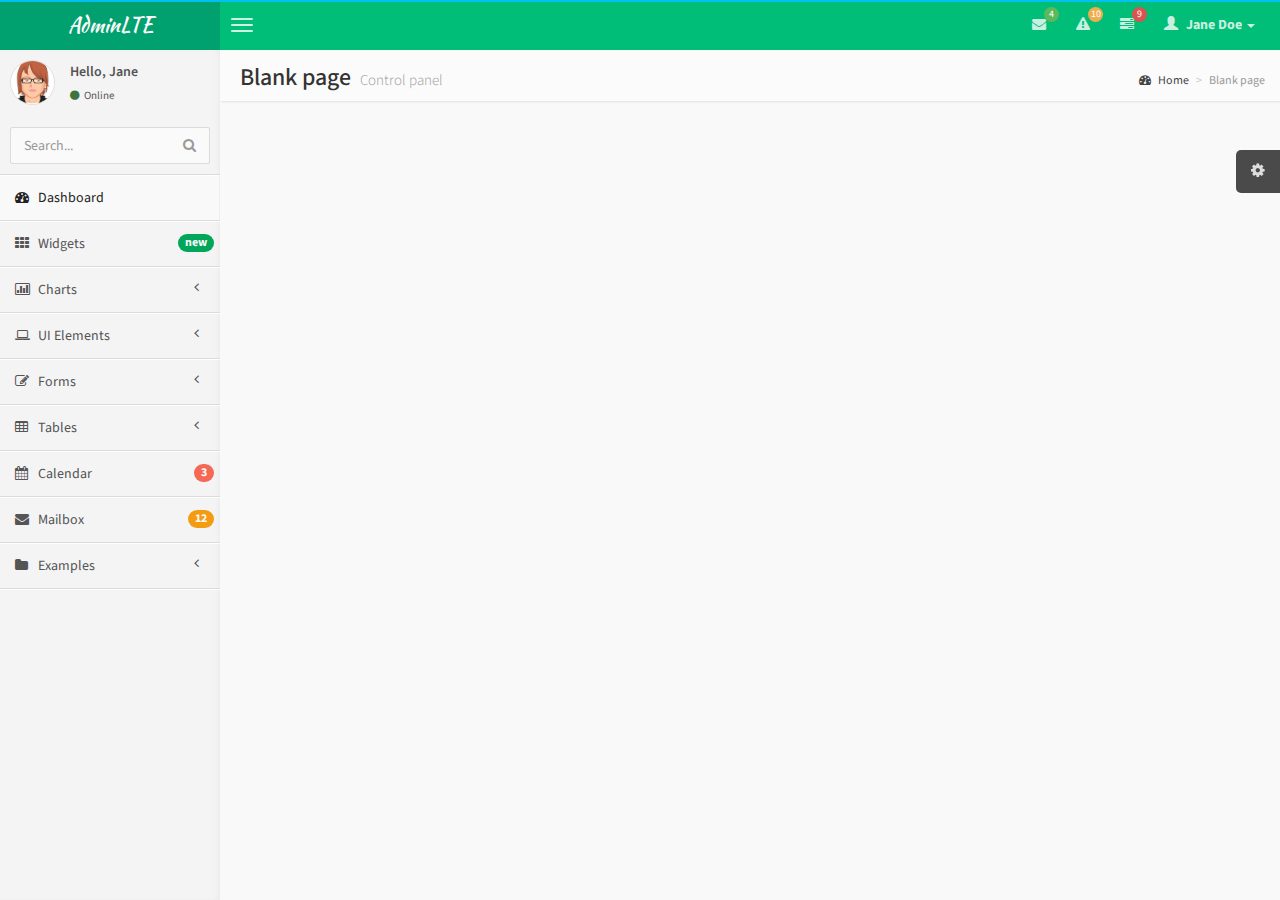
<file: app_admin/views/master/pages/charts/empty.html>
<!DOCTYPE html>
<html>
    <head>
        <meta charset="UTF-8">
        <title>AdminLTE | Dashboard</title>
        <meta content='width=device-width, initial-scale=1, maximum-scale=1, user-scalable=no' name='viewport'>
        <!-- bootstrap 3.0.2 -->
        <link href="../../css/bootstrap.min.css" rel="stylesheet" type="text/css" />
        <!-- font Awesome -->
        <link href="../../css/font-awesome.min.css" rel="stylesheet" type="text/css" />
        <!-- Ionicons -->
        <link href="../../css/ionicons.min.css" rel="stylesheet" type="text/css" />
        <!-- Theme style -->
        <link href="../../css/AdminLTE.css" rel="stylesheet" type="text/css" />

        <!-- HTML5 Shim and Respond.js IE8 support of HTML5 elements and media queries -->
        <!-- WARNING: Respond.js doesn't work if you view the page via file:// -->
        <!--[if lt IE 9]>
          <script src="https://oss.maxcdn.com/libs/html5shiv/3.7.0/html5shiv.js"></script>
          <script src="https://oss.maxcdn.com/libs/respond.js/1.3.0/respond.min.js"></script>
        <![endif]-->
    </head>
    <body class="skin-blue">
        <!-- header logo: style can be found in header.less -->
        <header class="header">
            <a href="../../index.html" class="logo">
                <!-- Add the class icon to your logo image or logo icon to add the margining -->
                AdminLTE
            </a>
            <!-- Header Navbar: style can be found in header.less -->
            <nav class="navbar navbar-static-top" role="navigation">
                <!-- Sidebar toggle button-->
                <a href="#" class="navbar-btn sidebar-toggle" data-toggle="offcanvas" role="button">
                    <span class="sr-only">Toggle navigation</span>
                    <span class="icon-bar"></span>
                    <span class="icon-bar"></span>
                    <span class="icon-bar"></span>
                </a>
                <div class="navbar-right">
                    <ul class="nav navbar-nav">
                        <!-- Messages: style can be found in dropdown.less-->
                        <li class="dropdown messages-menu">
                            <a href="#" class="dropdown-toggle" data-toggle="dropdown">
                                <i class="fa fa-envelope"></i>
                                <span class="label label-success">4</span>
                            </a>
                            <ul class="dropdown-menu">
                                <li class="header">You have 4 messages</li>
                                <li>
                                    <!-- inner menu: contains the actual data -->
                                    <ul class="menu">
                                        <li><!-- start message -->
                                            <a href="#">
                                                <div class="pull-left">
                                                    <img src="../../img/avatar3.png" class="img-circle" alt="User Image"/>
                                                </div>
                                                <h4>
                                                    Support Team
                                                    <small><i class="fa fa-clock-o"></i> 5 mins</small>
                                                </h4>
                                                <p>Why not buy a new awesome theme?</p>
                                            </a>
                                        </li><!-- end message -->
                                        <li>
                                            <a href="#">
                                                <div class="pull-left">
                                                    <img src="../../img/avatar2.png" class="img-circle" alt="user image"/>
                                                </div>
                                                <h4>
                                                    AdminLTE Design Team
                                                    <small><i class="fa fa-clock-o"></i> 2 hours</small>
                                                </h4>
                                                <p>Why not buy a new awesome theme?</p>
                                            </a>
                                        </li>
                                        <li>
                                            <a href="#">
                                                <div class="pull-left">
                                                    <img src="../../img/avatar.png" class="img-circle" alt="user image"/>
                                                </div>
                                                <h4>
                                                    Developers
                                                    <small><i class="fa fa-clock-o"></i> Today</small>
                                                </h4>
                                                <p>Why not buy a new awesome theme?</p>
                                            </a>
                                        </li>
                                        <li>
                                            <a href="#">
                                                <div class="pull-left">
                                                    <img src="../../img/avatar2.png" class="img-circle" alt="user image"/>
                                                </div>
                                                <h4>
                                                    Sales Department
                                                    <small><i class="fa fa-clock-o"></i> Yesterday</small>
                                                </h4>
                                                <p>Why not buy a new awesome theme?</p>
                                            </a>
                                        </li>
                                        <li>
                                            <a href="#">
                                                <div class="pull-left">
                                                    <img src="../../img/avatar.png" class="img-circle" alt="user image"/>
                                                </div>
                                                <h4>
                                                    Reviewers
                                                    <small><i class="fa fa-clock-o"></i> 2 days</small>
                                                </h4>
                                                <p>Why not buy a new awesome theme?</p>
                                            </a>
                                        </li>
                                    </ul>
                                </li>
                                <li class="footer"><a href="#">See All Messages</a></li>
                            </ul>
                        </li>
                        <!-- Notifications: style can be found in dropdown.less -->
                        <li class="dropdown notifications-menu">
                            <a href="#" class="dropdown-toggle" data-toggle="dropdown">
                                <i class="fa fa-warning"></i>
                                <span class="label label-warning">10</span>
                            </a>
                            <ul class="dropdown-menu">
                                <li class="header">You have 10 notifications</li>
                                <li>
                                    <!-- inner menu: contains the actual data -->
                                    <ul class="menu">
                                        <li>
                                            <a href="#">
                                                <i class="ion ion-ios7-people info"></i> 5 new members joined today
                                            </a>
                                        </li>
                                        <li>
                                            <a href="#">
                                                <i class="fa fa-warning danger"></i> Very long description here that may not fit into the page and may cause design problems
                                            </a>
                                        </li>
                                        <li>
                                            <a href="#">
                                                <i class="fa fa-users warning"></i> 5 new members joined
                                            </a>
                                        </li>

                                        <li>
                                            <a href="#">
                                                <i class="ion ion-ios7-cart success"></i> 25 sales made
                                            </a>
                                        </li>
                                        <li>
                                            <a href="#">
                                                <i class="ion ion-ios7-person danger"></i> You changed your username
                                            </a>
                                        </li>
                                    </ul>
                                </li>
                                <li class="footer"><a href="#">View all</a></li>
                            </ul>
                        </li>
                        <!-- Tasks: style can be found in dropdown.less -->
                        <li class="dropdown tasks-menu">
                            <a href="#" class="dropdown-toggle" data-toggle="dropdown">
                                <i class="fa fa-tasks"></i>
                                <span class="label label-danger">9</span>
                            </a>
                            <ul class="dropdown-menu">
                                <li class="header">You have 9 tasks</li>
                                <li>
                                    <!-- inner menu: contains the actual data -->
                                    <ul class="menu">
                                        <li><!-- Task item -->
                                            <a href="#">
                                                <h3>
                                                    Design some buttons
                                                    <small class="pull-right">20%</small>
                                                </h3>
                                                <div class="progress xs">
                                                    <div class="progress-bar progress-bar-aqua" style="width: 20%" role="progressbar" aria-valuenow="20" aria-valuemin="0" aria-valuemax="100">
                                                        <span class="sr-only">20% Complete</span>
                                                    </div>
                                                </div>
                                            </a>
                                        </li><!-- end task item -->
                                        <li><!-- Task item -->
                                            <a href="#">
                                                <h3>
                                                    Create a nice theme
                                                    <small class="pull-right">40%</small>
                                                </h3>
                                                <div class="progress xs">
                                                    <div class="progress-bar progress-bar-green" style="width: 40%" role="progressbar" aria-valuenow="20" aria-valuemin="0" aria-valuemax="100">
                                                        <span class="sr-only">40% Complete</span>
                                                    </div>
                                                </div>
                                            </a>
                                        </li><!-- end task item -->
                                        <li><!-- Task item -->
                                            <a href="#">
                                                <h3>
                                                    Some task I need to do
                                                    <small class="pull-right">60%</small>
                                                </h3>
                                                <div class="progress xs">
                                                    <div class="progress-bar progress-bar-red" style="width: 60%" role="progressbar" aria-valuenow="20" aria-valuemin="0" aria-valuemax="100">
                                                        <span class="sr-only">60% Complete</span>
                                                    </div>
                                                </div>
                                            </a>
                                        </li><!-- end task item -->
                                        <li><!-- Task item -->
                                            <a href="#">
                                                <h3>
                                                    Make beautiful transitions
                                                    <small class="pull-right">80%</small>
                                                </h3>
                                                <div class="progress xs">
                                                    <div class="progress-bar progress-bar-yellow" style="width: 80%" role="progressbar" aria-valuenow="20" aria-valuemin="0" aria-valuemax="100">
                                                        <span class="sr-only">80% Complete</span>
                                                    </div>
                                                </div>
                                            </a>
                                        </li><!-- end task item -->
                                    </ul>
                                </li>
                                <li class="footer">
                                    <a href="#">View all tasks</a>
                                </li>
                            </ul>
                        </li>
                        <!-- User Account: style can be found in dropdown.less -->
                        <li class="dropdown user user-menu">
                            <a href="#" class="dropdown-toggle" data-toggle="dropdown">
                                <i class="glyphicon glyphicon-user"></i>
                                <span>Jane Doe <i class="caret"></i></span>
                            </a>
                            <ul class="dropdown-menu">
                                <!-- User image -->
                                <li class="user-header bg-light-blue">
                                    <img src="../../img/avatar3.png" class="img-circle" alt="User Image" />
                                    <p>
                                        Jane Doe - Web Developer
                                        <small>Member since Nov. 2012</small>
                                    </p>
                                </li>
                                <!-- Menu Body -->
                                <li class="user-body">
                                    <div class="col-xs-4 text-center">
                                        <a href="#">Followers</a>
                                    </div>
                                    <div class="col-xs-4 text-center">
                                        <a href="#">Sales</a>
                                    </div>
                                    <div class="col-xs-4 text-center">
                                        <a href="#">Friends</a>
                                    </div>
                                </li>
                                <!-- Menu Footer-->
                                <li class="user-footer">
                                    <div class="pull-left">
                                        <a href="#" class="btn btn-default btn-flat">Profile</a>
                                    </div>
                                    <div class="pull-right">
                                        <a href="#" class="btn btn-default btn-flat">Sign out</a>
                                    </div>
                                </li>
                            </ul>
                        </li>
                    </ul>
                </div>
            </nav>
        </header>
        <div class="wrapper row-offcanvas row-offcanvas-left">
            <!-- Left side column. contains the logo and sidebar -->
            <aside class="left-side sidebar-offcanvas">                
                <!-- sidebar: style can be found in sidebar.less -->
                <section class="sidebar">
                    <!-- Sidebar user panel -->
                    <div class="user-panel">
                        <div class="pull-left image">
                            <img src="../../img/avatar3.png" class="img-circle" alt="User Image" />
                        </div>
                        <div class="pull-left info">
                            <p>Hello, Jane</p>

                            <a href="#"><i class="fa fa-circle text-success"></i> Online</a>
                        </div>
                    </div>
                    <!-- search form -->
                    <form action="#" method="get" class="sidebar-form">
                        <div class="input-group">
                            <input type="text" name="q" class="form-control" placeholder="Search..."/>
                            <span class="input-group-btn">
                                <button type='submit' name='seach' id='search-btn' class="btn btn-flat"><i class="fa fa-search"></i></button>
                            </span>
                        </div>
                    </form>
                    <!-- /.search form -->
                    <!-- sidebar menu: : style can be found in sidebar.less -->
                    <ul class="sidebar-menu">
                        <li class="active">
                            <a href="../../index.html">
                                <i class="fa fa-dashboard"></i> <span>Dashboard</span>
                            </a>
                        </li>
                        <li>
                            <a href="../widgets.html">
                                <i class="fa fa-th"></i> <span>Widgets</span> <small class="badge pull-right bg-green">new</small>
                            </a>
                        </li>
                        <li class="treeview">
                            <a href="#">
                                <i class="fa fa-bar-chart-o"></i>
                                <span>Charts</span>
                                <i class="fa fa-angle-left pull-right"></i>
                            </a>
                            <ul class="treeview-menu">
                                <li><a href="morris.html"><i class="fa fa-angle-double-right"></i> Morris</a></li>
                                <li><a href="flot.html"><i class="fa fa-angle-double-right"></i> Flot</a></li>
                                <li><a href="inline.html"><i class="fa fa-angle-double-right"></i> Inline charts</a></li>
                            </ul>
                        </li>
                        <li class="treeview">
                            <a href="#">
                                <i class="fa fa-laptop"></i>
                                <span>UI Elements</span>
                                <i class="fa fa-angle-left pull-right"></i>
                            </a>
                            <ul class="treeview-menu">
                                <li><a href="../UI/general.html"><i class="fa fa-angle-double-right"></i> General</a></li>
                                <li><a href="../UI/icons.html"><i class="fa fa-angle-double-right"></i> Icons</a></li>
                                <li><a href="../UI/buttons.html"><i class="fa fa-angle-double-right"></i> Buttons</a></li>
                                <li><a href="../UI/sliders.html"><i class="fa fa-angle-double-right"></i> Sliders</a></li>
                                <li><a href="../UI/timeline.html"><i class="fa fa-angle-double-right"></i> Timeline</a></li>
                            </ul>
                        </li>
                        <li class="treeview">
                            <a href="#">
                                <i class="fa fa-edit"></i> <span>Forms</span>
                                <i class="fa fa-angle-left pull-right"></i>
                            </a>
                            <ul class="treeview-menu">
                                <li><a href="../forms/general.html"><i class="fa fa-angle-double-right"></i> General Elements</a></li>
                                <li><a href="../forms/advanced.html"><i class="fa fa-angle-double-right"></i> Advanced Elements</a></li>
                                <li><a href="../forms/editors.html"><i class="fa fa-angle-double-right"></i> Editors</a></li>                                
                            </ul>
                        </li>
                        <li class="treeview">
                            <a href="#">
                                <i class="fa fa-table"></i> <span>Tables</span>
                                <i class="fa fa-angle-left pull-right"></i>
                            </a>
                            <ul class="treeview-menu">
                                <li><a href="../tables/simple.html"><i class="fa fa-angle-double-right"></i> Simple tables</a></li>
                                <li><a href="../tables/data.html"><i class="fa fa-angle-double-right"></i> Data tables</a></li>
                            </ul>
                        </li>
                        <li>
                            <a href="../calendar.html">
                                <i class="fa fa-calendar"></i> <span>Calendar</span>
                                <small class="badge pull-right bg-red">3</small>
                            </a>
                        </li>
                        <li>
                            <a href="../mailbox.html">
                                <i class="fa fa-envelope"></i> <span>Mailbox</span>
                                <small class="badge pull-right bg-yellow">12</small>
                            </a>
                        </li>
                        <li class="treeview">
                            <a href="#">
                                <i class="fa fa-folder"></i> <span>Examples</span>
                                <i class="fa fa-angle-left pull-right"></i>
                            </a>
                            <ul class="treeview-menu">
                                <li><a href="../examples/invoice.html"><i class="fa fa-angle-double-right"></i> Invoice</a></li>
                                <li><a href="../examples/login.html"><i class="fa fa-angle-double-right"></i> Login</a></li>
                                <li><a href="../examples/register.html"><i class="fa fa-angle-double-right"></i> Register</a></li>
                                <li><a href="../examples/lockscreen.html"><i class="fa fa-angle-double-right"></i> Lockscreen</a></li>
                                <li><a href="../examples/404.html"><i class="fa fa-angle-double-right"></i> 404 Error</a></li>
                                <li><a href="../examples/500.html"><i class="fa fa-angle-double-right"></i> 500 Error</a></li>                                
                                <li><a href="../examples/blank.html"><i class="fa fa-angle-double-right"></i> Blank Page</a></li>
                            </ul>
                        </li>
                    </ul>
                </section>
                <!-- /.sidebar -->
            </aside>

            <!-- Right side column. Contains the navbar and content of the page -->
            <aside class="right-side">                
                <!-- Content Header (Page header) -->
                <section class="content-header">
                    <h1>
                        Blank page
                        <small>Control panel</small>
                    </h1>
                    <ol class="breadcrumb">
                        <li><a href="#"><i class="fa fa-dashboard"></i> Home</a></li>
                        <li class="active">Blank page</li>
                    </ol>
                </section>

                <!-- Main content -->
                <section class="content">


                </section><!-- /.content -->
            </aside><!-- /.right-side -->
        </div><!-- ./wrapper -->


        <!-- jQuery 2.0.2 -->
        <script src="http://ajax.googleapis.com/ajax/libs/jquery/2.0.2/jquery.min.js"></script>
        <!-- Bootstrap -->
        <script src="../../js/bootstrap.min.js" type="text/javascript"></script>
        <!-- AdminLTE App -->
        <script src="../../js/AdminLTE/app.js" type="text/javascript"></script>

    </body>
</html>
</file>
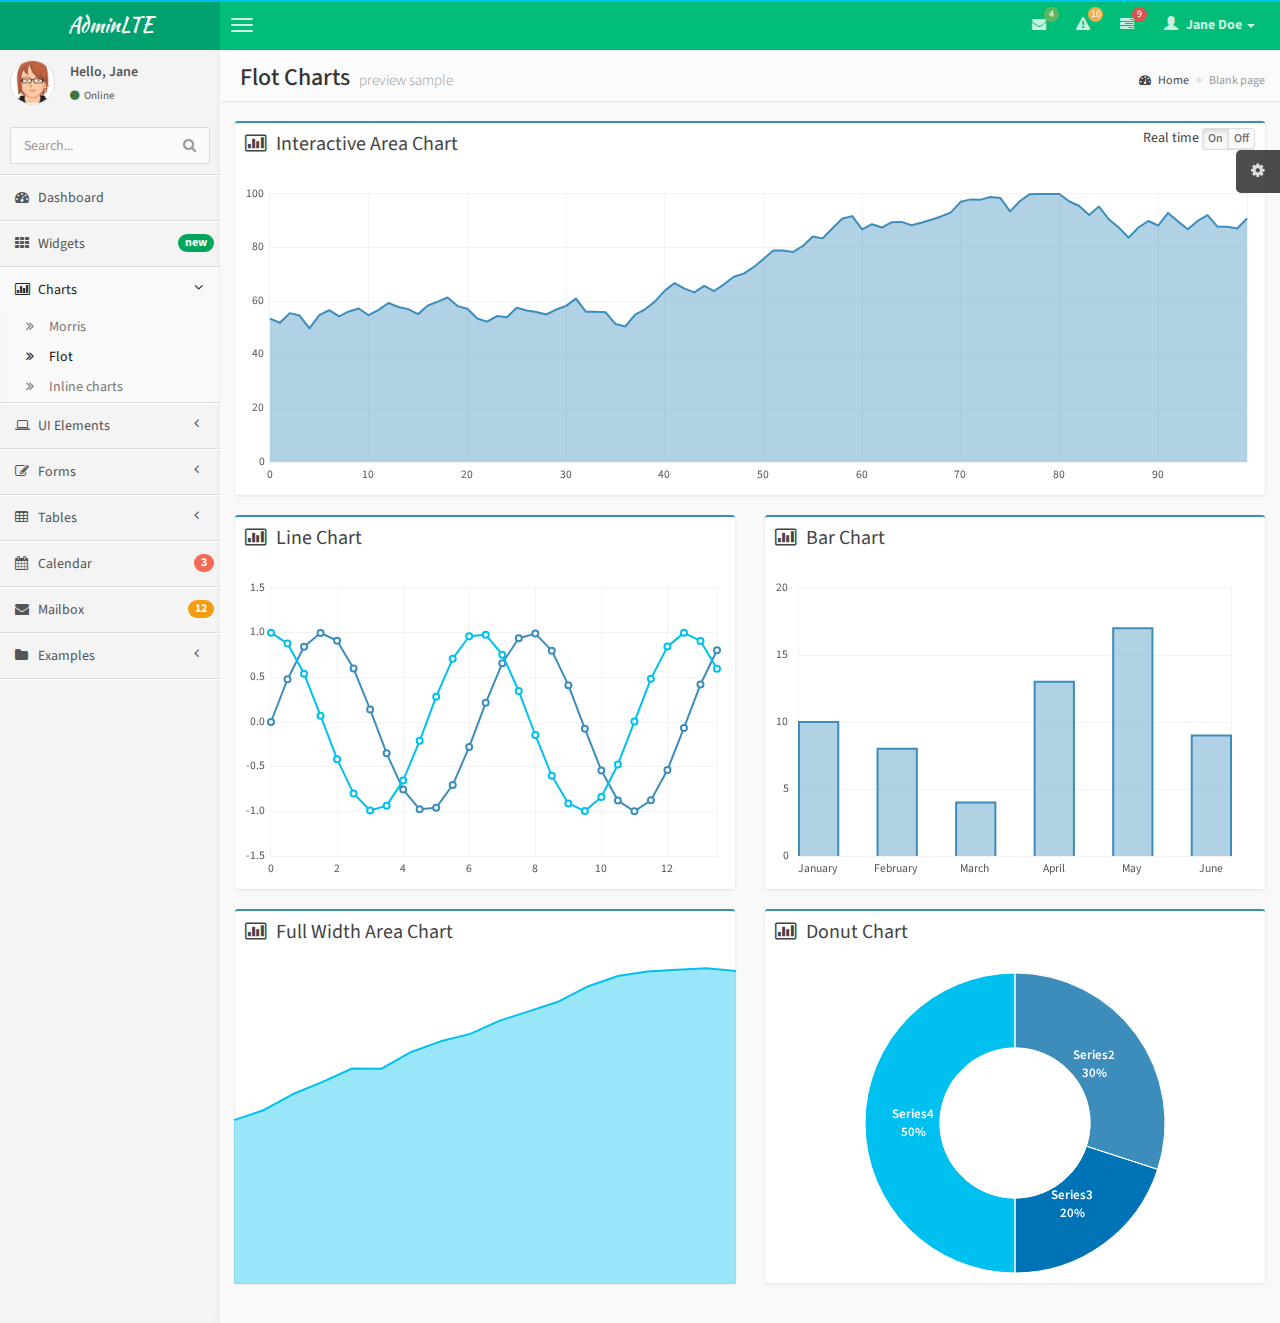
<file: app_admin/views/master/pages/charts/flot.html>
<!DOCTYPE html>
<html>
    <head>
        <meta charset="UTF-8">
        <title>AdminLTE | Flot Charts</title>
        <meta content='width=device-width, initial-scale=1, maximum-scale=1, user-scalable=no' name='viewport'>
        <!-- bootstrap 3.0.2 -->
        <link href="../../css/bootstrap.min.css" rel="stylesheet" type="text/css" />
        <!-- font Awesome -->
        <link href="../../css/font-awesome.min.css" rel="stylesheet" type="text/css" />
        <!-- Ionicons -->
        <link href="../../css/ionicons.min.css" rel="stylesheet" type="text/css" />
        <!-- Theme style -->
        <link href="../../css/AdminLTE.css" rel="stylesheet" type="text/css" />

        <!-- HTML5 Shim and Respond.js IE8 support of HTML5 elements and media queries -->
        <!-- WARNING: Respond.js doesn't work if you view the page via file:// -->
        <!--[if lt IE 9]>
          <script src="https://oss.maxcdn.com/libs/html5shiv/3.7.0/html5shiv.js"></script>
          <script src="https://oss.maxcdn.com/libs/respond.js/1.3.0/respond.min.js"></script>
        <![endif]-->
    </head>
    <body class="skin-blue">
        <!-- header logo: style can be found in header.less -->
        <header class="header">
            <a href="../../index.html" class="logo">
                <!-- Add the class icon to your logo image or logo icon to add the margining -->
                AdminLTE
            </a>
            <!-- Header Navbar: style can be found in header.less -->
            <nav class="navbar navbar-static-top" role="navigation">
                <!-- Sidebar toggle button-->
                <a href="#" class="navbar-btn sidebar-toggle" data-toggle="offcanvas" role="button">
                    <span class="sr-only">Toggle navigation</span>
                    <span class="icon-bar"></span>
                    <span class="icon-bar"></span>
                    <span class="icon-bar"></span>
                </a>
                <div class="navbar-right">
                    <ul class="nav navbar-nav">
                        <!-- Messages: style can be found in dropdown.less-->
                        <li class="dropdown messages-menu">
                            <a href="#" class="dropdown-toggle" data-toggle="dropdown">
                                <i class="fa fa-envelope"></i>
                                <span class="label label-success">4</span>
                            </a>
                            <ul class="dropdown-menu">
                                <li class="header">You have 4 messages</li>
                                <li>
                                    <!-- inner menu: contains the actual data -->
                                    <ul class="menu">
                                        <li><!-- start message -->
                                            <a href="#">
                                                <div class="pull-left">
                                                    <img src="../../img/avatar3.png" class="img-circle" alt="User Image"/>
                                                </div>
                                                <h4>
                                                    Support Team
                                                    <small><i class="fa fa-clock-o"></i> 5 mins</small>
                                                </h4>
                                                <p>Why not buy a new awesome theme?</p>
                                            </a>
                                        </li><!-- end message -->
                                        <li>
                                            <a href="#">
                                                <div class="pull-left">
                                                    <img src="../../img/avatar2.png" class="img-circle" alt="user image"/>
                                                </div>
                                                <h4>
                                                    AdminLTE Design Team
                                                    <small><i class="fa fa-clock-o"></i> 2 hours</small>
                                                </h4>
                                                <p>Why not buy a new awesome theme?</p>
                                            </a>
                                        </li>
                                        <li>
                                            <a href="#">
                                                <div class="pull-left">
                                                    <img src="../../img/avatar.png" class="img-circle" alt="user image"/>
                                                </div>
                                                <h4>
                                                    Developers
                                                    <small><i class="fa fa-clock-o"></i> Today</small>
                                                </h4>
                                                <p>Why not buy a new awesome theme?</p>
                                            </a>
                                        </li>
                                        <li>
                                            <a href="#">
                                                <div class="pull-left">
                                                    <img src="../../img/avatar2.png" class="img-circle" alt="user image"/>
                                                </div>
                                                <h4>
                                                    Sales Department
                                                    <small><i class="fa fa-clock-o"></i> Yesterday</small>
                                                </h4>
                                                <p>Why not buy a new awesome theme?</p>
                                            </a>
                                        </li>
                                        <li>
                                            <a href="#">
                                                <div class="pull-left">
                                                    <img src="../../img/avatar.png" class="img-circle" alt="user image"/>
                                                </div>
                                                <h4>
                                                    Reviewers
                                                    <small><i class="fa fa-clock-o"></i> 2 days</small>
                                                </h4>
                                                <p>Why not buy a new awesome theme?</p>
                                            </a>
                                        </li>
                                    </ul>
                                </li>
                                <li class="footer"><a href="#">See All Messages</a></li>
                            </ul>
                        </li>
                        <!-- Notifications: style can be found in dropdown.less -->
                        <li class="dropdown notifications-menu">
                            <a href="#" class="dropdown-toggle" data-toggle="dropdown">
                                <i class="fa fa-warning"></i>
                                <span class="label label-warning">10</span>
                            </a>
                            <ul class="dropdown-menu">
                                <li class="header">You have 10 notifications</li>
                                <li>
                                    <!-- inner menu: contains the actual data -->
                                    <ul class="menu">
                                        <li>
                                            <a href="#">
                                                <i class="ion ion-ios7-people info"></i> 5 new members joined today
                                            </a>
                                        </li>
                                        <li>
                                            <a href="#">
                                                <i class="fa fa-warning danger"></i> Very long description here that may not fit into the page and may cause design problems
                                            </a>
                                        </li>
                                        <li>
                                            <a href="#">
                                                <i class="fa fa-users warning"></i> 5 new members joined
                                            </a>
                                        </li>

                                        <li>
                                            <a href="#">
                                                <i class="ion ion-ios7-cart success"></i> 25 sales made
                                            </a>
                                        </li>
                                        <li>
                                            <a href="#">
                                                <i class="ion ion-ios7-person danger"></i> You changed your username
                                            </a>
                                        </li>
                                    </ul>
                                </li>
                                <li class="footer"><a href="#">View all</a></li>
                            </ul>
                        </li>
                        <!-- Tasks: style can be found in dropdown.less -->
                        <li class="dropdown tasks-menu">
                            <a href="#" class="dropdown-toggle" data-toggle="dropdown">
                                <i class="fa fa-tasks"></i>
                                <span class="label label-danger">9</span>
                            </a>
                            <ul class="dropdown-menu">
                                <li class="header">You have 9 tasks</li>
                                <li>
                                    <!-- inner menu: contains the actual data -->
                                    <ul class="menu">
                                        <li><!-- Task item -->
                                            <a href="#">
                                                <h3>
                                                    Design some buttons
                                                    <small class="pull-right">20%</small>
                                                </h3>
                                                <div class="progress xs">
                                                    <div class="progress-bar progress-bar-aqua" style="width: 20%" role="progressbar" aria-valuenow="20" aria-valuemin="0" aria-valuemax="100">
                                                        <span class="sr-only">20% Complete</span>
                                                    </div>
                                                </div>
                                            </a>
                                        </li><!-- end task item -->
                                        <li><!-- Task item -->
                                            <a href="#">
                                                <h3>
                                                    Create a nice theme
                                                    <small class="pull-right">40%</small>
                                                </h3>
                                                <div class="progress xs">
                                                    <div class="progress-bar progress-bar-green" style="width: 40%" role="progressbar" aria-valuenow="20" aria-valuemin="0" aria-valuemax="100">
                                                        <span class="sr-only">40% Complete</span>
                                                    </div>
                                                </div>
                                            </a>
                                        </li><!-- end task item -->
                                        <li><!-- Task item -->
                                            <a href="#">
                                                <h3>
                                                    Some task I need to do
                                                    <small class="pull-right">60%</small>
                                                </h3>
                                                <div class="progress xs">
                                                    <div class="progress-bar progress-bar-red" style="width: 60%" role="progressbar" aria-valuenow="20" aria-valuemin="0" aria-valuemax="100">
                                                        <span class="sr-only">60% Complete</span>
                                                    </div>
                                                </div>
                                            </a>
                                        </li><!-- end task item -->
                                        <li><!-- Task item -->
                                            <a href="#">
                                                <h3>
                                                    Make beautiful transitions
                                                    <small class="pull-right">80%</small>
                                                </h3>
                                                <div class="progress xs">
                                                    <div class="progress-bar progress-bar-yellow" style="width: 80%" role="progressbar" aria-valuenow="20" aria-valuemin="0" aria-valuemax="100">
                                                        <span class="sr-only">80% Complete</span>
                                                    </div>
                                                </div>
                                            </a>
                                        </li><!-- end task item -->
                                    </ul>
                                </li>
                                <li class="footer">
                                    <a href="#">View all tasks</a>
                                </li>
                            </ul>
                        </li>
                        <!-- User Account: style can be found in dropdown.less -->
                        <li class="dropdown user user-menu">
                            <a href="#" class="dropdown-toggle" data-toggle="dropdown">
                                <i class="glyphicon glyphicon-user"></i>
                                <span>Jane Doe <i class="caret"></i></span>
                            </a>
                            <ul class="dropdown-menu">
                                <!-- User image -->
                                <li class="user-header bg-light-blue">
                                    <img src="../../img/avatar3.png" class="img-circle" alt="User Image" />
                                    <p>
                                        Jane Doe - Web Developer
                                        <small>Member since Nov. 2012</small>
                                    </p>
                                </li>
                                <!-- Menu Body -->
                                <li class="user-body">
                                    <div class="col-xs-4 text-center">
                                        <a href="#">Followers</a>
                                    </div>
                                    <div class="col-xs-4 text-center">
                                        <a href="#">Sales</a>
                                    </div>
                                    <div class="col-xs-4 text-center">
                                        <a href="#">Friends</a>
                                    </div>
                                </li>
                                <!-- Menu Footer-->
                                <li class="user-footer">
                                    <div class="pull-left">
                                        <a href="#" class="btn btn-default btn-flat">Profile</a>
                                    </div>
                                    <div class="pull-right">
                                        <a href="#" class="btn btn-default btn-flat">Sign out</a>
                                    </div>
                                </li>
                            </ul>
                        </li>
                    </ul>
                </div>
            </nav>
        </header>
        <div class="wrapper row-offcanvas row-offcanvas-left">
            <!-- Left side column. contains the logo and sidebar -->
            <aside class="left-side sidebar-offcanvas">
                <!-- sidebar: style can be found in sidebar.less -->
                <section class="sidebar">
                    <!-- Sidebar user panel -->
                    <div class="user-panel">
                        <div class="pull-left image">
                            <img src="../../img/avatar3.png" class="img-circle" alt="User Image" />
                        </div>
                        <div class="pull-left info">
                            <p>Hello, Jane</p>

                            <a href="#"><i class="fa fa-circle text-success"></i> Online</a>
                        </div>
                    </div>
                    <!-- search form -->
                    <form action="#" method="get" class="sidebar-form">
                        <div class="input-group">
                            <input type="text" name="q" class="form-control" placeholder="Search..."/>
                            <span class="input-group-btn">
                                <button type='submit' name='seach' id='search-btn' class="btn btn-flat"><i class="fa fa-search"></i></button>
                            </span>
                        </div>
                    </form>
                    <!-- /.search form -->
                    <!-- sidebar menu: : style can be found in sidebar.less -->
                    <ul class="sidebar-menu">
                        <li>
                            <a href="../../index.html">
                                <i class="fa fa-dashboard"></i> <span>Dashboard</span>
                            </a>
                        </li>
                        <li>
                            <a href="../widgets.html">
                                <i class="fa fa-th"></i> <span>Widgets</span> <small class="badge pull-right bg-green">new</small>
                            </a>
                        </li>
                        <li class="treeview active">
                            <a href="#">
                                <i class="fa fa-bar-chart-o"></i>
                                <span>Charts</span>
                                <i class="fa fa-angle-left pull-right"></i>
                            </a>
                            <ul class="treeview-menu">
                                <li><a href="morris.html"><i class="fa fa-angle-double-right"></i> Morris</a></li>
                                <li class="active"><a href="flot.html"><i class="fa fa-angle-double-right"></i> Flot</a></li>
                                <li><a href="inline.html"><i class="fa fa-angle-double-right"></i> Inline charts</a></li>
                            </ul>
                        </li>
                        <li class="treeview">
                            <a href="#">
                                <i class="fa fa-laptop"></i>
                                <span>UI Elements</span>
                                <i class="fa fa-angle-left pull-right"></i>
                            </a>
                            <ul class="treeview-menu">
                                <li><a href="../UI/general.html"><i class="fa fa-angle-double-right"></i> General</a></li>
                                <li><a href="../UI/icons.html"><i class="fa fa-angle-double-right"></i> Icons</a></li>
                                <li><a href="../UI/buttons.html"><i class="fa fa-angle-double-right"></i> Buttons</a></li>
                                <li><a href="../UI/sliders.html"><i class="fa fa-angle-double-right"></i> Sliders</a></li>
                                <li><a href="../UI/timeline.html"><i class="fa fa-angle-double-right"></i> Timeline</a></li>
                            </ul>
                        </li>
                        <li class="treeview">
                            <a href="#">
                                <i class="fa fa-edit"></i> <span>Forms</span>
                                <i class="fa fa-angle-left pull-right"></i>
                            </a>
                            <ul class="treeview-menu">
                                <li><a href="../forms/general.html"><i class="fa fa-angle-double-right"></i> General Elements</a></li>
                                <li><a href="../forms/advanced.html"><i class="fa fa-angle-double-right"></i> Advanced Elements</a></li>
                                <li><a href="../forms/editors.html"><i class="fa fa-angle-double-right"></i> Editors</a></li>
                            </ul>
                        </li>
                        <li class="treeview">
                            <a href="#">
                                <i class="fa fa-table"></i> <span>Tables</span>
                                <i class="fa fa-angle-left pull-right"></i>
                            </a>
                            <ul class="treeview-menu">
                                <li><a href="../tables/simple.html"><i class="fa fa-angle-double-right"></i> Simple tables</a></li>
                                <li><a href="../tables/data.html"><i class="fa fa-angle-double-right"></i> Data tables</a></li>
                            </ul>
                        </li>
                        <li>
                            <a href="../calendar.html">
                                <i class="fa fa-calendar"></i> <span>Calendar</span>
                                <small class="badge pull-right bg-red">3</small>
                            </a>
                        </li>
                        <li>
                            <a href="../mailbox.html">
                                <i class="fa fa-envelope"></i> <span>Mailbox</span>
                                <small class="badge pull-right bg-yellow">12</small>
                            </a>
                        </li>
                        <li class="treeview">
                            <a href="#">
                                <i class="fa fa-folder"></i> <span>Examples</span>
                                <i class="fa fa-angle-left pull-right"></i>
                            </a>
                            <ul class="treeview-menu">
                                <li><a href="../examples/invoice.html"><i class="fa fa-angle-double-right"></i> Invoice</a></li>
                                <li><a href="../examples/login.html"><i class="fa fa-angle-double-right"></i> Login</a></li>
                                <li><a href="../examples/register.html"><i class="fa fa-angle-double-right"></i> Register</a></li>
                                <li><a href="../examples/lockscreen.html"><i class="fa fa-angle-double-right"></i> Lockscreen</a></li>
                                <li><a href="../examples/404.html"><i class="fa fa-angle-double-right"></i> 404 Error</a></li>
                                <li><a href="../examples/500.html"><i class="fa fa-angle-double-right"></i> 500 Error</a></li>
                                <li><a href="../examples/blank.html"><i class="fa fa-angle-double-right"></i> Blank Page</a></li>
                            </ul>
                        </li>
                    </ul>
                </section>
                <!-- /.sidebar -->
            </aside>

            <!-- Right side column. Contains the navbar and content of the page -->
            <aside class="right-side">
                <!-- Content Header (Page header) -->
                <section class="content-header">
                    <h1>
                        Flot Charts
                        <small>preview sample</small>
                    </h1>
                    <ol class="breadcrumb">
                        <li><a href="#"><i class="fa fa-dashboard"></i> Home</a></li>
                        <li class="active">Blank page</li>
                    </ol>
                </section>

                <!-- Main content -->
                <section class="content">
                    <div class="row">
                        <div class="col-xs-12">
                            <!-- interactive chart -->
                            <div class="box box-primary">
                                <div class="box-header">
                                    <i class="fa fa-bar-chart-o"></i>
                                    <h3 class="box-title">Interactive Area Chart</h3>
                                    <div class="box-tools pull-right">
                                        Real time
                                        <div class="btn-group" id="realtime" data-toggle="btn-toggle">
                                            <button type="button" class="btn btn-default btn-xs active" data-toggle="on">On</button>                                            
                                            <button type="button" class="btn btn-default btn-xs" data-toggle="off">Off</button>
                                        </div>
                                    </div>
                                </div>
                                <div class="box-body">
                                    <div id="interactive" style="height: 300px;"></div>
                                </div><!-- /.box-body-->
                            </div><!-- /.box -->

                        </div><!-- /.col -->
                    </div><!-- /.row -->

                    <div class="row">
                        <div class="col-md-6">
                            <!-- Line chart -->
                            <div class="box box-primary">
                                <div class="box-header">
                                    <i class="fa fa-bar-chart-o"></i>
                                    <h3 class="box-title">Line Chart</h3>
                                </div>
                                <div class="box-body">
                                    <div id="line-chart" style="height: 300px;"></div>
                                </div><!-- /.box-body-->
                            </div><!-- /.box -->

                            <!-- Area chart -->
                            <div class="box box-primary">
                                <div class="box-header">
                                    <i class="fa fa-bar-chart-o"></i>
                                    <h3 class="box-title">Full Width Area Chart</h3>
                                </div>
                                <div class="box-body">
                                    <div id="area-chart" style="height: 338px;" class="full-width-chart"></div>
                                </div><!-- /.box-body-->
                            </div><!-- /.box -->

                        </div><!-- /.col -->

                        <div class="col-md-6">
                            <!-- Bar chart -->
                            <div class="box box-primary">
                                <div class="box-header">
                                    <i class="fa fa-bar-chart-o"></i>
                                    <h3 class="box-title">Bar Chart</h3>
                                </div>
                                <div class="box-body">
                                    <div id="bar-chart" style="height: 300px;"></div>
                                </div><!-- /.box-body-->
                            </div><!-- /.box -->

                            <!-- Donut chart -->
                            <div class="box box-primary">
                                <div class="box-header">
                                    <i class="fa fa-bar-chart-o"></i>
                                    <h3 class="box-title">Donut Chart</h3>
                                </div>
                                <div class="box-body">
                                    <div id="donut-chart" style="height: 300px;"></div>
                                </div><!-- /.box-body-->
                            </div><!-- /.box -->
                        </div><!-- /.col -->
                    </div><!-- /.row -->
                </section><!-- /.content -->

            </aside><!-- /.right-side -->
        </div><!-- ./wrapper -->


        <!-- jQuery 2.0.2 -->
        <script src="http://ajax.googleapis.com/ajax/libs/jquery/2.0.2/jquery.min.js"></script>
        <!-- Bootstrap -->
        <script src="../../js/bootstrap.min.js" type="text/javascript"></script>
        <!-- AdminLTE App -->
        <script src="../../js/AdminLTE/app.js" type="text/javascript"></script>

        <!-- FLOT CHARTS -->
        <script src="../../js/plugins/flot/jquery.flot.min.js" type="text/javascript"></script>
        <!-- FLOT RESIZE PLUGIN - allows the chart to redraw when the window is resized -->
        <script src="../../js/plugins/flot/jquery.flot.resize.min.js" type="text/javascript"></script>
        <!-- FLOT PIE PLUGIN - also used to draw donut charts -->
        <script src="../../js/plugins/flot/jquery.flot.pie.min.js" type="text/javascript"></script>
        <!-- FLOT CATEGORIES PLUGIN - Used to draw bar charts -->
        <script src="../../js/plugins/flot/jquery.flot.categories.min.js" type="text/javascript"></script>

        <!-- Page script -->
        <script type="text/javascript">

            $(function() {

                /*
                 * Flot Interactive Chart
                 * -----------------------
                 */
                // We use an inline data source in the example, usually data would
                // be fetched from a server
                var data = [], totalPoints = 100;
                function getRandomData() {

                    if (data.length > 0)
                        data = data.slice(1);

                    // Do a random walk
                    while (data.length < totalPoints) {

                        var prev = data.length > 0 ? data[data.length - 1] : 50,
                                y = prev + Math.random() * 10 - 5;

                        if (y < 0) {
                            y = 0;
                        } else if (y > 100) {
                            y = 100;
                        }

                        data.push(y);
                    }

                    // Zip the generated y values with the x values
                    var res = [];
                    for (var i = 0; i < data.length; ++i) {
                        res.push([i, data[i]]);
                    }

                    return res;
                }

                var interactive_plot = $.plot("#interactive", [getRandomData()], {
                    grid: {
                        borderColor: "#f3f3f3",
                        borderWidth: 1,
                        tickColor: "#f3f3f3"
                    },
                    series: {
                        shadowSize: 0, // Drawing is faster without shadows
                        color: "#3c8dbc"
                    },
                    lines: {
                        fill: true, //Converts the line chart to area chart
                        color: "#3c8dbc"
                    },
                    yaxis: {
                        min: 0,
                        max: 100,
                        show: true
                    },
                    xaxis: {
                        show: true
                    }
                });

                var updateInterval = 500; //Fetch data ever x milliseconds
                var realtime = "on"; //If == to on then fetch data every x seconds. else stop fetching
                function update() {

                    interactive_plot.setData([getRandomData()]);

                    // Since the axes don't change, we don't need to call plot.setupGrid()
                    interactive_plot.draw();
                    if (realtime === "on")
                        setTimeout(update, updateInterval);
                }

                //INITIALIZE REALTIME DATA FETCHING
                if (realtime === "on") {
                    update();
                }
                //REALTIME TOGGLE
                $("#realtime .btn").click(function() {
                    if ($(this).data("toggle") === "on") {
                        realtime = "on";
                    }
                    else {
                        realtime = "off";
                    }
                    update();
                });
                /*
                 * END INTERACTIVE CHART
                 */


                /*
                 * LINE CHART
                 * ----------
                 */
                //LINE randomly generated data

                var sin = [], cos = [];
                for (var i = 0; i < 14; i += 0.5) {
                    sin.push([i, Math.sin(i)]);
                    cos.push([i, Math.cos(i)]);
                }
                var line_data1 = {
                    data: sin,
                    color: "#3c8dbc"
                };
                var line_data2 = {
                    data: cos,
                    color: "#00c0ef"
                };
                $.plot("#line-chart", [line_data1, line_data2], {
                    grid: {
                        hoverable: true,
                        borderColor: "#f3f3f3",
                        borderWidth: 1,
                        tickColor: "#f3f3f3"
                    },
                    series: {
                        shadowSize: 0,
                        lines: {
                            show: true
                        },
                        points: {
                            show: true
                        }
                    },
                    lines: {
                        fill: false,
                        color: ["#3c8dbc", "#f56954"]
                    },
                    yaxis: {
                        show: true,
                    },
                    xaxis: {
                        show: true
                    }
                });
                //Initialize tooltip on hover
                $("<div class='tooltip-inner' id='line-chart-tooltip'></div>").css({
                    position: "absolute",
                    display: "none",
                    opacity: 0.8
                }).appendTo("body");
                $("#line-chart").bind("plothover", function(event, pos, item) {

                    if (item) {
                        var x = item.datapoint[0].toFixed(2),
                                y = item.datapoint[1].toFixed(2);

                        $("#line-chart-tooltip").html(item.series.label + " of " + x + " = " + y)
                                .css({top: item.pageY + 5, left: item.pageX + 5})
                                .fadeIn(200);
                    } else {
                        $("#line-chart-tooltip").hide();
                    }

                });
                /* END LINE CHART */

                /*
                 * FULL WIDTH STATIC AREA CHART   
                 * -----------------               
                 */
                var areaData = [[2, 88.0], [3, 93.3], [4, 102.0], [5, 108.5], [6, 115.7], [7, 115.6],
                    [8, 124.6], [9, 130.3], [10, 134.3], [11, 141.4], [12, 146.5], [13, 151.7], [14, 159.9],
                    [15, 165.4], [16, 167.8], [17, 168.7], [18, 169.5], [19, 168.0]];
                $.plot("#area-chart", [areaData], {
                    grid: {
                        borderWidth: 0
                    },
                    series: {
                        shadowSize: 0, // Drawing is faster without shadows
                        color: "#00c0ef"
                    },
                    lines: {
                        fill: true //Converts the line chart to area chart                        
                    },
                    yaxis: {
                        show: false
                    },
                    xaxis: {
                        show: false
                    }
                });

                /* END AREA CHART */

                /*
                 * BAR CHART
                 * ---------                 
                 */

                var bar_data = {
                    data: [["January", 10], ["February", 8], ["March", 4], ["April", 13], ["May", 17], ["June", 9]],
                    color: "#3c8dbc"
                };
                $.plot("#bar-chart", [bar_data], {
                    grid: {
                        borderWidth: 1,
                        borderColor: "#f3f3f3",
                        tickColor: "#f3f3f3"
                    },
                    series: {
                        bars: {
                            show: true,
                            barWidth: 0.5,
                            align: "center"
                        }
                    },
                    xaxis: {
                        mode: "categories",
                        tickLength: 0
                    }
                });
                /* END BAR CHART */

                /*
                 * DONUT CHART
                 * -----------
                 */

                var donutData = [
                    {label: "Series2", data: 30, color: "#3c8dbc"},
                    {label: "Series3", data: 20, color: "#0073b7"},
                    {label: "Series4", data: 50, color: "#00c0ef"}
                ];
                $.plot("#donut-chart", donutData, {
                    series: {
                        pie: {
                            show: true,
                            radius: 1,
                            innerRadius: 0.5,
                            label: {
                                show: true,
                                radius: 2 / 3,
                                formatter: labelFormatter,
                                threshold: 0.1
                            }

                        }
                    },
                    legend: {
                        show: false
                    }
                });
                /*
                 * END DONUT CHART
                 */

            });

            /*
             * Custom Label formatter
             * ----------------------
             */
            function labelFormatter(label, series) {
                return "<div style='font-size:13px; text-align:center; padding:2px; color: #fff; font-weight: 600;'>"
                        + label
                        + "<br/>"
                        + Math.round(series.percent) + "%</div>";
            }
        </script>
    </body>
</html>
</file>
<file: app_admin/views/master/css/fullcalendar/fullcalendar.css>
/*!
 * FullCalendar v1.6.4 Stylesheet
 * Docs & License: http://arshaw.com/fullcalendar/
 * (c) 2013 Adam Shaw
 */


.fc {
    direction: ltr;
    text-align: left;
}

.fc table {
    border-collapse: collapse;
    border-spacing: 0;
}

html .fc,
.fc table {
    font-size: 1em;
}

.fc td,
.fc th {
    padding: 0;
    vertical-align: top;
}



/* Header
------------------------------------------------------------------------*/

.fc-header td {
    white-space: nowrap;
}

.fc-header-left {
    width: 25%;
    text-align: left;
}

.fc-header-center {
    text-align: center;
}

.fc-header-right {
    width: 25%;
    text-align: right;
}

.fc-header-title {
    display: inline-block;
    vertical-align: top;
}

.fc-header-title h2 {
    margin-top: 0;
    white-space: nowrap;    
}

.fc .fc-header-space {
    padding-left: 10px;
}

.fc-header .fc-button {
    margin-bottom: 1em;
    vertical-align: top;
}

/* buttons edges butting together */

.fc-header .fc-button {
    margin-right: -1px;
}

.fc-header .fc-corner-right,  /* non-theme */
.fc-header .ui-corner-right { /* theme */
    margin-right: 0; /* back to normal */
}

/* button layering (for border precedence) */

.fc-header .fc-state-hover,
.fc-header .ui-state-hover {
    z-index: 2;
}

.fc-header .fc-state-down {
    z-index: 3;
}

.fc-header .fc-state-active,
.fc-header .ui-state-active {
    z-index: 4;
}



/* Content
------------------------------------------------------------------------*/

.fc-content {
    clear: both;
    zoom: 1; /* for IE7, gives accurate coordinates for [un]freezeContentHeight */
}

.fc-view {
    width: 100%;
    overflow: hidden;
}



/* Cell Styles
------------------------------------------------------------------------*/

.fc-widget-header,    /* <th>, usually */
.fc-widget-content {  /* <td>, usually */
    border: 1px solid #ddd;
}

.fc-state-highlight { /* <td> today cell */ /* TODO: add .fc-today to <th> */
    background: #fcf8e3;
}

.fc-cell-overlay { /* semi-transparent rectangle while dragging */
    background: #bce8f1;
    opacity: .3;
    filter: alpha(opacity=30); /* for IE */
}



/* Buttons
------------------------------------------------------------------------*/

.fc-button {
    display: inline-block;
    padding: 4px 9px;
    margin-bottom: 0;
    font-size: 12px;
    font-weight: normal;
    line-height: 1.428571429;
    text-align: center;
    white-space: nowrap;
    vertical-align: middle;
    cursor: pointer;
    background-image: none;
    border: 1px solid transparent;
    -webkit-user-select: none;
    -moz-user-select: none;
    -ms-user-select: none;
    -o-user-select: none;
    user-select: none;
}

.fc-state-default { /* non-theme */
    border: 1px solid;
}

.fc-state-default.fc-corner-left { /* non-theme */
    border-top-left-radius: 4px;
    border-bottom-left-radius: 4px;
}

.fc-state-default.fc-corner-right { /* non-theme */
    border-top-right-radius: 4px;
    border-bottom-right-radius: 4px;
}

/*
        Our default prev/next buttons use HTML entities like &lsaquo; &rsaquo; &laquo; &raquo;
        and we'll try to make them look good cross-browser.
*/

.fc-text-arrow {
    margin: 0 .1em;
    font-size: 2em;
    font-family: "Courier New", Courier, monospace;
    vertical-align: baseline; /* for IE7 */
}

.fc-button-prev .fc-text-arrow,
.fc-button-next .fc-text-arrow { /* for &lsaquo; &rsaquo; */
    font-weight: bold;
}

/* icon (for jquery ui) */

.fc-button .fc-icon-wrap {
    position: relative;
    float: left;
    top: 50%;
}

.fc-button .ui-icon {
    position: relative;
    float: left;
    margin-top: -50%;
    *margin-top: 0;
    *top: -50%;
}

/*
  button states
  borrowed from twitter bootstrap (http://twitter.github.com/bootstrap/)
*/

.fc-state-default {
    background-color: #f5f5f5;
    background-image: -moz-linear-gradient(top, #ffffff, #e6e6e6);
    background-image: -webkit-gradient(linear, 0 0, 0 100%, from(#ffffff), to(#e6e6e6));
    background-image: -webkit-linear-gradient(top, #ffffff, #e6e6e6);
    background-image: -o-linear-gradient(top, #ffffff, #e6e6e6);
    background-image: linear-gradient(to bottom, #ffffff, #e6e6e6);
    background-repeat: repeat-x;
    border-color: #e6e6e6 #e6e6e6 #bfbfbf;
    border-color: rgba(0, 0, 0, 0.1) rgba(0, 0, 0, 0.1) rgba(0, 0, 0, 0.25);
    color: #333;
    text-shadow: 0 1px 1px rgba(255, 255, 255, 0.75);
    box-shadow: inset 0 1px 0 rgba(255, 255, 255, 0.2), 0 1px 2px rgba(0, 0, 0, 0.05);
}

.fc-button.fc-state-default {
    border: 1px solid #d9dadc;
    border-bottom-color: #d3d5d7;  
    border-bottom-width: 2px;
    margin-left: 0px!important;
    background: #fafafa;    
    color: #666;
}


.fc-state-hover,
.fc-state-down,
.fc-state-active,
.fc-state-disabled {
    color: #333333;
    background-color: #e6e6e6;
}

.fc-state-hover {
    color: #333333;
    text-decoration: none;
    background-position: 0 -15px;
    -webkit-transition: background-position 0.1s linear;
    -moz-transition: background-position 0.1s linear;
    -o-transition: background-position 0.1s linear;
    transition: background-position 0.1s linear;
}

.fc-state-down,
.fc-state-active {
    background-color: #cccccc;
    background-image: none;
    outline: 0;
    box-shadow: inset 0 2px 4px rgba(0, 0, 0, 0.15), 0 1px 2px rgba(0, 0, 0, 0.05);
}

.fc-state-disabled {
    cursor: default;
    background-image: none;
    opacity: 0.65;
    filter: alpha(opacity=65);
    box-shadow: none;
}



/* Global Event Styles
------------------------------------------------------------------------*/

.fc-event-container > * {
    z-index: 8;
}

.fc-event-container > .ui-draggable-dragging,
.fc-event-container > .ui-resizable-resizing {
    z-index: 9;
}

.fc-event {
    border: 1px solid #3a87ad; /* default BORDER color */
    background-color: #3a87ad; /* default BACKGROUND color */
    color: #fff;               /* default TEXT color */
    font-size: .85em;
    cursor: default;
}

a.fc-event {
    text-decoration: none;
}

a.fc-event,
.fc-event-draggable {
    cursor: pointer;
}

.fc-rtl .fc-event {
    text-align: right;
}

.fc-event-inner {
    width: 100%;
    height: 100%;
    overflow: hidden;
}

.fc-event-time,
.fc-event-title {
    padding: 0 1px;
}

.fc .ui-resizable-handle {
    display: block;
    position: absolute;
    z-index: 99999;
    overflow: hidden; /* hacky spaces (IE6/7) */
    font-size: 300%;  /* */
    line-height: 50%; /* */
}



/* Horizontal Events
------------------------------------------------------------------------*/

.fc-event-hori {
    border-width: 1px 0;
    margin-bottom: 1px;
}

.fc-ltr .fc-event-hori.fc-event-start,
.fc-rtl .fc-event-hori.fc-event-end {
    border-left-width: 1px;
    border-top-left-radius: 3px;
    border-bottom-left-radius: 3px;
}

.fc-ltr .fc-event-hori.fc-event-end,
.fc-rtl .fc-event-hori.fc-event-start {
    border-right-width: 1px;
    border-top-right-radius: 3px;
    border-bottom-right-radius: 3px;
}

/* resizable */

.fc-event-hori .ui-resizable-e {
    top: 0           !important; /* importants override pre jquery ui 1.7 styles */
    right: -3px      !important;
    width: 7px       !important;
    height: 100%     !important;
    cursor: e-resize;
}

.fc-event-hori .ui-resizable-w {
    top: 0           !important;
    left: -3px       !important;
    width: 7px       !important;
    height: 100%     !important;
    cursor: w-resize;
}

.fc-event-hori .ui-resizable-handle {
    _padding-bottom: 14px; /* IE6 had 0 height */
}



/* Reusable Separate-border Table
------------------------------------------------------------*/

table.fc-border-separate {
    border-collapse: separate;
}

.fc-border-separate th,
.fc-border-separate td {
    border-width: 1px 0 0 1px;
}

.fc-border-separate th.fc-last,
.fc-border-separate td.fc-last {
    border-right-width: 1px;
}

.fc-border-separate tr.fc-last th,
.fc-border-separate tr.fc-last td {
    border-bottom-width: 1px;
}

.fc-border-separate tbody tr.fc-first td,
.fc-border-separate tbody tr.fc-first th {
    border-top-width: 0;
}



/* Month View, Basic Week View, Basic Day View
------------------------------------------------------------------------*/

.fc-grid th {
    text-align: center;
}

.fc .fc-week-number {
    width: 22px;
    text-align: center;
}

.fc .fc-week-number div {
    padding: 0 2px;
}

.fc-grid .fc-day-number {
    float: right;
    padding: 0 2px;
}

.fc-grid .fc-other-month .fc-day-number {
    opacity: 0.3;
    filter: alpha(opacity=30); /* for IE */
    /* opacity with small font can sometimes look too faded
       might want to set the 'color' property instead
       making day-numbers bold also fixes the problem */
}

.fc-grid .fc-day-content {
    clear: both;
    padding: 2px 2px 1px; /* distance between events and day edges */
}

/* event styles */

.fc-grid .fc-event-time {
    font-weight: bold;
}

/* right-to-left */

.fc-rtl .fc-grid .fc-day-number {
    float: left;
}

.fc-rtl .fc-grid .fc-event-time {
    float: right;
}



/* Agenda Week View, Agenda Day View
------------------------------------------------------------------------*/

.fc-agenda table {
    border-collapse: separate;
}

.fc-agenda-days th {
    text-align: center;
}

.fc-agenda .fc-agenda-axis {
    width: 50px;
    padding: 0 4px;
    vertical-align: middle;
    text-align: right;
    white-space: nowrap;
    font-weight: normal;
}

.fc-agenda .fc-week-number {
    font-weight: bold;
}

.fc-agenda .fc-day-content {
    padding: 2px 2px 1px;
}

/* make axis border take precedence */

.fc-agenda-days .fc-agenda-axis {
    border-right-width: 1px;
}

.fc-agenda-days .fc-col0 {
    border-left-width: 0;
}

/* all-day area */

.fc-agenda-allday th {
    border-width: 0 1px;
}

.fc-agenda-allday .fc-day-content {
    min-height: 34px; /* TODO: doesnt work well in quirksmode */
    _height: 34px;
}

/* divider (between all-day and slots) */

.fc-agenda-divider-inner {
    height: 2px;
    overflow: hidden;
}

.fc-widget-header .fc-agenda-divider-inner {
    background: #eee;
}

/* slot rows */

.fc-agenda-slots th {
    border-width: 1px 1px 0;
}

.fc-agenda-slots td {
    border-width: 1px 0 0;
    background: none;
}

.fc-agenda-slots td div {
    height: 20px;
}

.fc-agenda-slots tr.fc-slot0 th,
.fc-agenda-slots tr.fc-slot0 td {
    border-top-width: 0;
}

.fc-agenda-slots tr.fc-minor th,
.fc-agenda-slots tr.fc-minor td {
    border-top-style: dotted;
}

.fc-agenda-slots tr.fc-minor th.ui-widget-header {
    *border-top-style: solid; /* doesn't work with background in IE6/7 */
}



/* Vertical Events
------------------------------------------------------------------------*/

.fc-event-vert {
    border-width: 0 1px;
}

.fc-event-vert.fc-event-start {
    border-top-width: 1px;
    border-top-left-radius: 3px;
    border-top-right-radius: 3px;
}

.fc-event-vert.fc-event-end {
    border-bottom-width: 1px;
    border-bottom-left-radius: 3px;
    border-bottom-right-radius: 3px;
}

.fc-event-vert .fc-event-time {
    white-space: nowrap;
    font-size: 10px;
}

.fc-event-vert .fc-event-inner {
    position: relative;
    z-index: 2;
}

.fc-event-vert .fc-event-bg { /* makes the event lighter w/ a semi-transparent overlay  */
    position: absolute;
    z-index: 1;
    top: 0;
    left: 0;
    width: 100%;
    height: 100%;
    background: #fff;
    opacity: .25;
    filter: alpha(opacity=25);
}

.fc .ui-draggable-dragging .fc-event-bg, /* TODO: something nicer like .fc-opacity */
.fc-select-helper .fc-event-bg {
    display: none\9; /* for IE6/7/8. nested opacity filters while dragging don't work */
}

/* resizable */

.fc-event-vert .ui-resizable-s {
    bottom: 0        !important; /* importants override pre jquery ui 1.7 styles */
    width: 100%      !important;
    height: 8px      !important;
    overflow: hidden !important;
    line-height: 8px !important;
    font-size: 11px  !important;
    font-family: monospace;
    text-align: center;
    cursor: s-resize;
}

.fc-agenda .ui-resizable-resizing { /* TODO: better selector */
    _overflow: hidden;
}

/* Custom calendar */
.external-event {
    margin: 10px 0;
    padding: 3px 5px;
    border-radius: 2px;
    cursor: pointer;
    font-weight: 600;
    display: inline-block;
    margin: 0 5px 5px 0;
}
</file>
<file: app_admin/views/master/css/fullcalendar/fullcalendar.print.css>
/*!
 * FullCalendar v1.6.4 Print Stylesheet
 * Docs & License: http://arshaw.com/fullcalendar/
 * (c) 2013 Adam Shaw
 */

/*
 * Include this stylesheet on your page to get a more printer-friendly calendar.
 * When including this stylesheet, use the media='print' attribute of the <link> tag.
 * Make sure to include this stylesheet IN ADDITION to the regular fullcalendar.css.
 */


/* Events
-----------------------------------------------------*/
    .fc-event {
        background: #fff !important;
        color: #000 !important;
    }

    /* for vertical events */

    .fc-event-bg {
        display: none !important;
    }

    .fc-event .ui-resizable-handle {
        display: none !important;
    }
</file>
<file: app_admin/views/master/css/AdminLTE.css>
@import url(http://fonts.googleapis.com/css?family=Source+Sans+Pro:300,400,600,300italic,400italic,600italic);

@import url(http://fonts.googleapis.com/css?family=Kaushan+Script);
/*! 
 *   AdminLTE v1.2
 *   Author: AlmsaeedStudio.com
 *   License: Open source - MIT
 *           Please visit http://opensource.org/licenses/MIT for more information
!*/
/*
    Core: General style
----------------------------
*/
html,
body {
  overflow-x: hidden!important;
  font-family: 'Source Sans Pro', sans-serif;
  -webkit-font-smoothing: antialiased;
  min-height: 100%;
  background: #f9f9f9;
}
a {
  /*! color: #3c8dbc; */
}
a:hover,
a:active,
a:focus {
  outline: none;
  text-decoration: none;
  color: #72afd2;
}
/* Layouts */
.wrapper {
  min-height: 100%;
}
.wrapper:before,
.wrapper:after {
  display: table;
  content: " ";
}
.wrapper:after {
  clear: both;
}
/* Header */
body > .header {
  position: absolute;
  top: 0;
  left: 0;
  right: 0;
  z-index: 1030;
}
/* Define 2 column template */
.right-side,
.left-side {
  min-height: 100%;
  display: block;
}
/*right side - contins main content*/
.right-side {
  background-color: #f9f9f9;
  margin-left: 220px;
}
/*left side - contains sidebar*/
.left-side {
  position: absolute;
  width: 220px;
  top: 0;
}
@media screen and (min-width: 992px) {
  .left-side {
    top: 50px;
  }
  /*Right side strech mode*/
  .right-side.strech {
    margin-left: 0;
  }
  .right-side.strech > .content-header {
    margin-top: 0px;
  }
  /* Left side collapse */
  .left-side.collapse-left {
    left: -220px;
  }
}
/*Give content full width on xs screens*/
@media screen and (max-width: 992px) {
  .right-side {
    margin-left: 0;
  }
}
/*
    By default the layout is not fixed but if you add the class .fixed to the body element
    the sidebar and the navbar will automatically become poisitioned fixed
*/
body.fixed > .header,
body.fixed .left-side,
body.fixed .navbar {
  position: fixed;
}
body.fixed > .header {
  top: 0;
  right: 0;
  left: 0;
}
body.fixed .navbar {
  left: 0;
  right: 0;
}
body.fixed .wrapper {
  margin-top: 50px;
}
/* Content */
.content {
  padding: 20px 15px;
  background: #f9f9f9;
}
/* Utility */
/* H1 - H6 font */
h1,
h2,
h3,
h4,
h5,
h6,
.h1,
.h2,
.h3,
.h4,
.h5,
.h6 {
  font-family: 'Source Sans Pro', sans-serif;
}
/* Page Header */
.page-header {
  margin: 10px 0 20px 0;
  font-size: 22px;
}
.page-header > small {
  color: #666;
  display: block;
  margin-top: 5px;
}
/* All images should be responsive */
img {
  max-width: 100%important;
}
.sort-highlight {
  background: #f4f4f4;
  border: 1px dashed #ddd;
  margin-bottom: 10px;
}
/* 10px padding and margins */
.pad {
  padding: 10px;
}
.margin {
  margin: 10px;
}
/* Display inline */
.inline {
  display: inline;
  width: auto;
}
/* Background colors */
.bg-red,
.bg-yellow,
.bg-aqua,
.bg-blue,
.bg-light-blue,
.bg-green,
.bg-navy,
.bg-teal,
.bg-olive,
.bg-lime,
.bg-orange,
.bg-fuchsia,
.bg-purple,
.bg-maroon,
.bg-black {
  color: #f9f9f9 !important;
}
.bg-gray {
  background-color: #eaeaec !important;
}
.bg-black {
  background-color: #222222 !important;
}
.bg-red {
  background-color: #f56954 !important;
}
.bg-yellow {
  background-color: #f39c12 !important;
}
.bg-aqua {
  background-color: #00c0ef !important;
}
.bg-blue {
  background-color: #0073b7 !important;
}
.bg-light-blue {
  background-color: #3c8dbc !important;
}
.bg-green {
  background-color: #00a65a !important;
}
.bg-navy {
  background-color: #001f3f !important;
}
.bg-teal {
  background-color: #39cccc !important;
}
.bg-olive {
  background-color: #3d9970 !important;
}
.bg-lime {
  background-color: #01ff70 !important;
}
.bg-orange {
  background-color: #ff851b !important;
}
.bg-fuchsia {
  background-color: #f012be !important;
}
.bg-purple {
  background-color: #932ab6 !important;
}
.bg-maroon {
  background-color: #85144b !important;
}
/* Text colors */
.text-red {
  color: #f56954 !important;
}
.text-yellow {
  color: #f39c12 !important;
}
.text-aqua {
  color: #00c0ef !important;
}
.text-blue {
  color: #0073b7 !important;
}
.text-light-blue {
  color: #3c8dbc !important;
}
.text-green {
  color: #00a65a !important;
}
.text-navy {
  color: #001f3f !important;
}
.text-teal {
  color: #39cccc !important;
}
.text-olive {
  color: #3d9970 !important;
}
.text-lime {
  color: #01ff70 !important;
}
.text-orange {
  color: #ff851b !important;
}
.text-fuchsia {
  color: #f012be !important;
}
.text-purple {
  color: #932ab6 !important;
}
.text-maroon {
  color: #85144b !important;
}
/*Hide elements by display none only*/
.hide {
  display: none !important;
}
/* Remove borders */
.no-border {
  border: 0px !important;
}
/* Remove padding */
.no-padding {
  padding: 0px !important;
}
/* Remove margins */
.no-margin {
  margin: 0px !important;
}
/* Remove box shadow */
.no-shadow {
  box-shadow: none!important;
}
/* Don't display when printing */
@media print {
  .no-print {
    display: none;
  }
  .left-side,
  .header,
  .content-header {
    display: none;
  }
  .right-side {
    margin: 0;
  }
}
/* Remove border radius */
.flat {
  -webkit-border-radius: 0 !important;
  -moz-border-radius: 0 !important;
  border-radius: 0 !important;
}
/* Change the color of the striped tables */
.table-striped > tbody > tr:nth-child(odd) > td,
.table-striped > tbody > tr:nth-child(odd) > th {
  background-color: #f3f4f5;
}
/* .text-center in tables */
table.text-center td,
table.text-center th {
  text-align: center;
}
/* _fix for sparkline tooltip */
.jqstooltip {
  padding: 5px!important;
  width: auto!important;
  height: auto!important;
}
/*
    Components: navbar, logo and content header
-------------------------------------------------
*/
body > .header {
  position: relative;
  max-height: 100px;
  z-index: 1030;
}
body > .header .navbar {
  height: 50px;
  margin-bottom: 0;
  margin-left: 220px;
}
body > .header .navbar .sidebar-toggle {
  float: left;
  padding: 9px 5px;
  margin-top: 8px;
  margin-right: 0;
  margin-bottom: 8px;
  margin-left: 5px;
  background-color: transparent;
  background-image: none;
  border: 1px solid transparent;
  -webkit-border-radius: 0 !important;
  -moz-border-radius: 0 !important;
  border-radius: 0 !important;
}
body > .header .navbar .sidebar-toggle:hover .icon-bar {
  background: #f6f6f6;
}
body > .header .navbar .sidebar-toggle .icon-bar {
  display: block;
  width: 22px;
  height: 2px;
  -webkit-border-radius: 4px;
  -moz-border-radius: 4px;
  border-radius: 4px;
}
body > .header .navbar .sidebar-toggle .icon-bar + .icon-bar {
  margin-top: 4px;
}
body > .header .navbar .nav > li.user > a {
  font-weight: bold;
}
body > .header .navbar .nav > li.user > a > .fa,
body > .header .navbar .nav > li.user > a > .glyphicon,
body > .header .navbar .nav > li.user > a > .ion {
  margin-right: 5px;
}
body > .header .navbar .nav > li > a > .label {
  -webkit-border-radius: 50%;
  -moz-border-radius: 50%;
  border-radius: 50%;
  position: absolute;
  top: 7px;
  right: 2px;
  font-size: 10px;
  font-weight: normal;
  width: 15px;
  height: 15px;
  line-height: 1.0em;
  text-align: center;
  padding: 2px;
}
body > .header .navbar .nav > li > a:hover > .label {
  top: 3px;
}
body > .header .logo {
  float: left;
  font-size: 20px;
  line-height: 50px;
  text-align: center;
  padding: 0 10px;
  width: 220px;
  font-family: 'Kaushan Script', cursive;
  font-weight: 500;
  height: 50px;
  display: block;
}
body > .header .logo .icon {
  margin-right: 10px;
}
.right-side > .content-header {
  position: relative;
  padding: 15px 15px 10px 20px;
}
.right-side > .content-header > h1 {
  margin: 0;
  font-size: 24px;
}
.right-side > .content-header > h1 > small {
  font-size: 15px;
  display: inline-block;
  padding-left: 4px;
  font-weight: 300;
}
.right-side > .content-header > .breadcrumb {
  float: right;
  background: transparent;
  margin-top: 0px;
  margin-bottom: 0;
  font-size: 12px;
  padding: 7px 5px;
  position: absolute;
  top: 15px;
  right: 10px;
  -webkit-border-radius: 2px;
  -moz-border-radius: 2px;
  border-radius: 2px;
}
.right-side > .content-header > .breadcrumb > li > a {
  color: #444;
  text-decoration: none;
}
.right-side > .content-header > .breadcrumb > li > a > .fa,
.right-side > .content-header > .breadcrumb > li > a > .glyphicon,
.right-side > .content-header > .breadcrumb > li > a > .ion {
  margin-right: 5px;
}
.right-side > .content-header > .breadcrumb > li + li:before {
  content: '>\00a0';
}
@media screen and (max-width: 767px) {
  .right-side > .content-header > .breadcrumb {
    position: relative;
    margin-top: 5px;
    top: 0;
    right: 0;
    float: none;
    background: #efefef;
  }
}
@media (max-width: 767px) {
  .navbar .navbar-nav > li {
    float: left;
  }
  .navbar-nav {
    margin: 0;
    float: left;
  }
  .navbar-nav > li > a {
    padding-top: 15px;
    padding-bottom: 15px;
    line-height: 20px;
  }
  .navbar .navbar-right {
    float: right;
  }
}
@media screen and (max-width: 560px) {
  body > .header {
    position: relative;
  }
  body > .header .logo,
  body > .header .navbar {
    width: 100%;
    float: none;
    position: relative!important;
  }
  body > .header .navbar {
    margin: 0;
  }
  body.fixed > .header {
    position: fixed;
  }
  body.fixed > .wrapper,
  body.fixed .sidebar-offcanvas {
    margin-top: 100px!important;
  }
}
/*
    Component: Sidebar
--------------------------
*/
.sidebar {
  margin-bottom: 5px;
}
.sidebar .sidebar-form input:focus {
  -webkit-box-shadow: none;
  -moz-box-shadow: none;
  box-shadow: none;
  border-color: transparent!important;
}
.sidebar .sidebar-menu {
  list-style: none;
  margin: 0;
  padding: 0;
}
.sidebar .sidebar-menu > li {
  margin: 0;
  padding: 0;
}
.sidebar .sidebar-menu > li > a {
  padding: 12px 5px 12px 15px;
  display: block;
}
.sidebar .sidebar-menu > li > a > .fa,
.sidebar .sidebar-menu > li > a > .glyphicon,
.sidebar .sidebar-menu > li > a > .ion {
  width: 20px;
}
.sidebar .sidebar-menu .treeview-menu {
  display: none;
  list-style: none;
  padding: 0;
  margin: 0;
}
.sidebar .sidebar-menu .treeview-menu > li {
  margin: 0;
}
.sidebar .sidebar-menu .treeview-menu > li > a {
  padding: 5px 5px 5px 15px;
  display: block;
  font-size: 14px;
  margin: 0px 0px;
}
.sidebar .sidebar-menu .treeview-menu > li > a > .fa,
.sidebar .sidebar-menu .treeview-menu > li > a > .glyphicon,
.sidebar .sidebar-menu .treeview-menu > li > a > .ion {
  width: 20px;
}
.user-panel {
  padding: 10px;
}
.user-panel:before,
.user-panel:after {
  display: table;
  content: " ";
}
.user-panel:after {
  clear: both;
}
.user-panel > .image > img {
  width: 45px;
  height: 45px;
}
.user-panel > .info {
  font-weight: 600;
  padding: 5px 5px 5px 15px;
  font-size: 14px;
  line-height: 1;
}
.user-panel > .info > p {
  margin-bottom: 9px;
}
.user-panel > .info > a {
  text-decoration: none;
  padding-right: 5px;
  margin-top: 3px;
  font-size: 11px;
  font-weight: normal;
}
.user-panel > .info > a > .fa,
.user-panel > .info > a > .ion,
.user-panel > .info > a > .glyphicon {
  margin-right: 3px;
}
/*
 * Off Canvas
 * --------------------------------------------------
 *  Gives us the push menu effect
 */
@media screen and (max-width: 992px) {
  .relative {
    position: relative;
  }
  .row-offcanvas-right .sidebar-offcanvas {
    right: -220px;
  }
  .row-offcanvas-left .sidebar-offcanvas {
    left: -220px;
  }
  .row-offcanvas-right.active {
    right: 220px;
  }
  .row-offcanvas-left.active {
    left: 220px;
  }
  .sidebar-offcanvas {
    left: 0;
  }
  body.fixed .sidebar-offcanvas {
    margin-top: 50px;
    left: -220px;
  }
  body.fixed .row-offcanvas-left.active .navbar {
    left: 220px !important;
    right: 0;
  }
  body.fixed .row-offcanvas-left.active .sidebar-offcanvas {
    left: 0px;
  }
}
/* 
    Dropdown menus
----------------------------
*/
/*Dropdowns in general*/
.dropdown-menu {
  -webkit-box-shadow: 0px 3px 6px rgba(0, 0, 0, 0.1);
  -moz-box-shadow: 0px 3px 6px rgba(0, 0, 0, 0.1);
  box-shadow: 0px 3px 6px rgba(0, 0, 0, 0.1);
  z-index: 2300;
}
.dropdown-menu > li > a > .glyphicon,
.dropdown-menu > li > a > .fa,
.dropdown-menu > li > a > .ion {
  margin-right: 10px;
}
.dropdown-menu > li > a:hover {
  background-color: #3c8dbc;
  color: #f9f9f9;
}
/*Drodown in navbars*/
.skin-blue .navbar .dropdown-menu > li > a {
  color: #444444;
}
/*
    Navbar custom dropdown menu
------------------------------------
*/
.navbar-nav > .notifications-menu > .dropdown-menu,
.navbar-nav > .messages-menu > .dropdown-menu,
.navbar-nav > .tasks-menu > .dropdown-menu {
  width: 280px;
  padding: 0 0 0 0!important;
  margin: 0!important;
  top: 100%;
  border: 1px solid #dfdfdf;
  -webkit-border-radius: 4px !important;
  -moz-border-radius: 4px !important;
  border-radius: 4px !important;
}
.navbar-nav > .notifications-menu > .dropdown-menu > li.header,
.navbar-nav > .messages-menu > .dropdown-menu > li.header,
.navbar-nav > .tasks-menu > .dropdown-menu > li.header {
  -webkit-border-top-left-radius: 4px;
  -webkit-border-top-right-radius: 4px;
  -webkit-border-bottom-right-radius: 0;
  -webkit-border-bottom-left-radius: 0;
  -moz-border-radius-topleft: 4px;
  -moz-border-radius-topright: 4px;
  -moz-border-radius-bottomright: 0;
  -moz-border-radius-bottomleft: 0;
  border-top-left-radius: 4px;
  border-top-right-radius: 4px;
  border-bottom-right-radius: 0;
  border-bottom-left-radius: 0;
  background-color: #ffffff;
  padding: 7px 10px;
  border-bottom: 1px solid #f4f4f4;
  color: #444444;
  font-size: 14px;
}
.navbar-nav > .notifications-menu > .dropdown-menu > li.header:after,
.navbar-nav > .messages-menu > .dropdown-menu > li.header:after,
.navbar-nav > .tasks-menu > .dropdown-menu > li.header:after {
  bottom: 100%;
  left: 92%;
  border: solid transparent;
  content: " ";
  height: 0;
  width: 0;
  position: absolute;
  pointer-events: none;
  border-color: rgba(255, 255, 255, 0);
  border-bottom-color: #ffffff;
  border-width: 7px;
  margin-left: -7px;
}
.navbar-nav > .notifications-menu > .dropdown-menu > li.footer > a,
.navbar-nav > .messages-menu > .dropdown-menu > li.footer > a,
.navbar-nav > .tasks-menu > .dropdown-menu > li.footer > a {
  -webkit-border-top-left-radius: 0px;
  -webkit-border-top-right-radius: 0px;
  -webkit-border-bottom-right-radius: 4px;
  -webkit-border-bottom-left-radius: 4px;
  -moz-border-radius-topleft: 0px;
  -moz-border-radius-topright: 0px;
  -moz-border-radius-bottomright: 4px;
  -moz-border-radius-bottomleft: 4px;
  border-top-left-radius: 0px;
  border-top-right-radius: 0px;
  border-bottom-right-radius: 4px;
  border-bottom-left-radius: 4px;
  font-size: 12px;
  background-color: #f4f4f4;
  padding: 7px 10px;
  border-bottom: 1px solid #eeeeee;
  color: #444444;
  text-align: center;
}
.navbar-nav > .notifications-menu > .dropdown-menu > li.footer > a:hover,
.navbar-nav > .messages-menu > .dropdown-menu > li.footer > a:hover,
.navbar-nav > .tasks-menu > .dropdown-menu > li.footer > a:hover {
  background: #f4f4f4;
  text-decoration: none;
  font-weight: normal;
}
.navbar-nav > .notifications-menu > .dropdown-menu > li .menu,
.navbar-nav > .messages-menu > .dropdown-menu > li .menu,
.navbar-nav > .tasks-menu > .dropdown-menu > li .menu {
  margin: 0;
  padding: 0;
  list-style: none;
  overflow-x: hidden;
}
.navbar-nav > .notifications-menu > .dropdown-menu > li .menu > li > a,
.navbar-nav > .messages-menu > .dropdown-menu > li .menu > li > a,
.navbar-nav > .tasks-menu > .dropdown-menu > li .menu > li > a {
  display: block;
  white-space: nowrap;
  /* Prevent text from breaking */

  border-bottom: 1px solid #f4f4f4;
}
.navbar-nav > .notifications-menu > .dropdown-menu > li .menu > li > a:hover,
.navbar-nav > .messages-menu > .dropdown-menu > li .menu > li > a:hover,
.navbar-nav > .tasks-menu > .dropdown-menu > li .menu > li > a:hover {
  background: #f6f6f6;
  text-decoration: none;
}
.navbar-nav > .notifications-menu > .dropdown-menu > li .menu > li > a {
  font-size: 12px;
  color: #444444;
}
.navbar-nav > .notifications-menu > .dropdown-menu > li .menu > li > a > .glyphicon,
.navbar-nav > .notifications-menu > .dropdown-menu > li .menu > li > a > .fa,
.navbar-nav > .notifications-menu > .dropdown-menu > li .menu > li > a > .ion {
  font-size: 20px;
  width: 50px;
  text-align: center;
  padding: 15px 0px;
  margin-right: 5px;
  /* Default background and font colors */

  background: #00c0ef;
  color: #f9f9f9;
  /* Fallback for browsers that doesn't support rgba */

  color: rgba(255, 255, 255, 0.7);
}
.navbar-nav > .notifications-menu > .dropdown-menu > li .menu > li > a > .glyphicon.danger,
.navbar-nav > .notifications-menu > .dropdown-menu > li .menu > li > a > .fa.danger,
.navbar-nav > .notifications-menu > .dropdown-menu > li .menu > li > a > .ion.danger {
  background: #f56954;
}
.navbar-nav > .notifications-menu > .dropdown-menu > li .menu > li > a > .glyphicon.warning,
.navbar-nav > .notifications-menu > .dropdown-menu > li .menu > li > a > .fa.warning,
.navbar-nav > .notifications-menu > .dropdown-menu > li .menu > li > a > .ion.warning {
  background: #f39c12;
}
.navbar-nav > .notifications-menu > .dropdown-menu > li .menu > li > a > .glyphicon.success,
.navbar-nav > .notifications-menu > .dropdown-menu > li .menu > li > a > .fa.success,
.navbar-nav > .notifications-menu > .dropdown-menu > li .menu > li > a > .ion.success {
  background: #00a65a;
}
.navbar-nav > .notifications-menu > .dropdown-menu > li .menu > li > a > .glyphicon.info,
.navbar-nav > .notifications-menu > .dropdown-menu > li .menu > li > a > .fa.info,
.navbar-nav > .notifications-menu > .dropdown-menu > li .menu > li > a > .ion.info {
  background: #00c0ef;
}
.navbar-nav > .messages-menu > .dropdown-menu > li .menu > li > a {
  margin: 0px;
  line-height: 20px;
  padding: 10px 5px 10px 5px;
  -webkit-border-radius: 4px;
  -moz-border-radius: 4px;
  border-radius: 4px;
}
.navbar-nav > .messages-menu > .dropdown-menu > li .menu > li > a > div > img {
  margin: auto 10px auto auto;
  width: 40px;
  height: 40px;
  border: 1px solid #dddddd;
}
.navbar-nav > .messages-menu > .dropdown-menu > li .menu > li > a > h4 {
  padding: 0;
  margin: 0 0 0 45px;
  color: #444444;
  font-size: 15px;
}
.navbar-nav > .messages-menu > .dropdown-menu > li .menu > li > a > h4 > small {
  color: #999999;
  font-size: 10px;
  float: right;
}
.navbar-nav > .messages-menu > .dropdown-menu > li .menu > li > a > p {
  margin: 0 0 0 45px;
  font-size: 12px;
  color: #888888;
}
.navbar-nav > .messages-menu > .dropdown-menu > li .menu > li > a:before,
.navbar-nav > .messages-menu > .dropdown-menu > li .menu > li > a:after {
  display: table;
  content: " ";
}
.navbar-nav > .messages-menu > .dropdown-menu > li .menu > li > a:after {
  clear: both;
}
.navbar-nav > .tasks-menu > .dropdown-menu > li .menu > li > a {
  padding: 10px;
}
.navbar-nav > .tasks-menu > .dropdown-menu > li .menu > li > a > h3 {
  font-size: 14px;
  padding: 0;
  margin: 0 0 10px 0;
  color: #666666;
}
.navbar-nav > .tasks-menu > .dropdown-menu > li .menu > li > a > .progress {
  padding: 0;
  margin: 0;
}
.navbar-nav > .user-menu > .dropdown-menu {
  -webkit-border-radius: 0;
  -moz-border-radius: 0;
  border-radius: 0;
  padding: 1px 0 0 0;
  border-top-width: 0;
  width: 280px;
}
.navbar-nav > .user-menu > .dropdown-menu:after {
  bottom: 100%;
  right: 10px;
  border: solid transparent;
  content: " ";
  height: 0;
  width: 0;
  position: absolute;
  pointer-events: none;
  border-color: rgba(255, 255, 255, 0);
  border-bottom-color: #ffffff;
  border-width: 10px;
  margin-left: -10px;
}
.navbar-nav > .user-menu > .dropdown-menu > li.user-header {
  height: 175px;
  padding: 10px;
  background: #3c8dbc;
  text-align: center;
}
.navbar-nav > .user-menu > .dropdown-menu > li.user-header > img {
  z-index: 5;
  height: 90px;
  width: 90px;
  border: 8px solid;
  border-color: transparent;
  border-color: rgba(255, 255, 255, 0.2);
}
.navbar-nav > .user-menu > .dropdown-menu > li.user-header > p {
  z-index: 5;
  color: #f9f9f9;
  color: rgba(255, 255, 255, 0.8);
  font-size: 17px;
  text-shadow: 2px 2px 3px #333333;
  margin-top: 10px;
}
.navbar-nav > .user-menu > .dropdown-menu > li.user-header > p > small {
  display: block;
  font-size: 12px;
}
.navbar-nav > .user-menu > .dropdown-menu > li.user-body {
  padding: 15px;
  border-bottom: 1px solid #f4f4f4;
  border-top: 1px solid #dddddd;
}
.navbar-nav > .user-menu > .dropdown-menu > li.user-body:before,
.navbar-nav > .user-menu > .dropdown-menu > li.user-body:after {
  display: table;
  content: " ";
}
.navbar-nav > .user-menu > .dropdown-menu > li.user-body:after {
  clear: both;
}
.navbar-nav > .user-menu > .dropdown-menu > li.user-body > div > a {
  color: #0073b7;
}
.navbar-nav > .user-menu > .dropdown-menu > li.user-footer {
  background-color: #f9f9f9;
  padding: 10px;
}
.navbar-nav > .user-menu > .dropdown-menu > li.user-footer:before,
.navbar-nav > .user-menu > .dropdown-menu > li.user-footer:after {
  display: table;
  content: " ";
}
.navbar-nav > .user-menu > .dropdown-menu > li.user-footer:after {
  clear: both;
}
.navbar-nav > .user-menu > .dropdown-menu > li.user-footer .btn-default {
  color: #666666;
}
/* Add fade animation to dropdown menus */
.open > .dropdown-menu {
  animation-name: fadeAnimation;
  animation-duration: .7s;
  animation-iteration-count: 1;
  animation-timing-function: ease;
  animation-fill-mode: forwards;
  -webkit-animation-name: fadeAnimation;
  -webkit-animation-duration: .7s;
  -webkit-animation-iteration-count: 1;
  -webkit-animation-timing-function: ease;
  -webkit-animation-fill-mode: forwards;
  -moz-animation-name: fadeAnimation;
  -moz-animation-duration: .7s;
  -moz-animation-iteration-count: 1;
  -moz-animation-timing-function: ease;
  -moz-animation-fill-mode: forwards;
}
@keyframes fadeAnimation {
  from {
    opacity: 0;
    top: 120%;
  }
  to {
    opacity: 1;
    top: 100%;
  }
}
@-webkit-keyframes fadeAnimation {
  from {
    opacity: 0;
    top: 120%;
  }
  to {
    opacity: 1;
    top: 100%;
  }
}
/* Fix dropdown menu for small screens to display correctly on small screens */
@media screen and (max-width: 767px) {
  .navbar-nav > .notifications-menu > .dropdown-menu,
  .navbar-nav > .user-menu > .dropdown-menu,
  .navbar-nav > .tasks-menu > .dropdown-menu,
  .navbar-nav > .messages-menu > .dropdown-menu {
    position: absolute;
    top: 100%;
    right: 0;
    left: auto;
    border-right: 1px solid #dddddd;
    border-bottom: 1px solid #dddddd;
    border-left: 1px solid #dddddd;
    background: #ffffff;
  }
}
/* Fix menu positions on xs screens to appear correctly and fully */
@media screen and (max-width: 480px) {
  .navbar-nav > .notifications-menu > .dropdown-menu > li.header,
  .navbar-nav > .tasks-menu > .dropdown-menu > li.header,
  .navbar-nav > .messages-menu > .dropdown-menu > li.header {
    /* Remove arrow from the top */
  }
  .navbar-nav > .notifications-menu > .dropdown-menu > li.header:after,
  .navbar-nav > .tasks-menu > .dropdown-menu > li.header:after,
  .navbar-nav > .messages-menu > .dropdown-menu > li.header:after {
    border-width: 0px!important;
  }
  .navbar-nav > .tasks-menu > .dropdown-menu {
    position: absolute;
    right: -120px;
    left: auto;
  }
  .navbar-nav > .notifications-menu > .dropdown-menu {
    position: absolute;
    right: -170px;
    left: auto;
  }
  .navbar-nav > .messages-menu > .dropdown-menu {
    position: absolute;
    right: -210px;
    left: auto;
  }
}
/* 
   All form elements including input, select, textarea etc.
-----------------------------------------------------------------
*/
.form-control {
  -webkit-border-radius: 0px !important;
  -moz-border-radius: 0px !important;
  border-radius: 0px !important;
  box-shadow: none;
}
.form-control:focus {
  border-color: #3c8dbc !important;
  box-shadow: none;
}
.form-group.has-success label {
  color: #00a65a;
}
.form-group.has-success .form-control {
  border-color: #00a65a !important;
  box-shadow: none;
}
.form-group.has-warning label {
  color: #f39c12;
}
.form-group.has-warning .form-control {
  border-color: #f39c12 !important;
  box-shadow: none;
}
.form-group.has-error label {
  color: #f56954;
}
.form-group.has-error .form-control {
  border-color: #f56954 !important;
  box-shadow: none;
}
/* Input group */
.input-group .input-group-addon {
  border-radius: 0;
  background-color: #f4f4f4;
}
/* button groups */
.btn-group-vertical .btn.btn-flat:first-of-type,
.btn-group-vertical .btn.btn-flat:last-of-type {
  border-radius: 0;
}
/* Checkbox and radio inputs */
.checkbox,
.radio {
  padding-left: 0;
}
/* 
    Compenent: Progress bars
--------------------------------
*/
/* size variation */
.progress.sm {
  height: 10px;
}
.progress.xs {
  height: 7px;
}
/* Vertical bars */
.progress.vertical {
  position: relative;
  width: 30px;
  height: 200px;
  display: inline-block;
  margin-right: 10px;
}
.progress.vertical > .progress-bar {
  width: 100%!important;
  position: absolute;
  bottom: 0;
}
.progress.vertical.sm {
  width: 20px;
}
.progress.vertical.xs {
  width: 10px;
}
/* Remove margins from progress bars when put in a table */
.table tr > td .progress {
  margin: 0;
}
.progress-bar-light-blue,
.progress-bar-primary {
  background-color: #3c8dbc;
}
.progress-striped .progress-bar-light-blue,
.progress-striped .progress-bar-primary {
  background-image: -webkit-gradient(linear, 0 100%, 100% 0, color-stop(0.25, rgba(255, 255, 255, 0.15)), color-stop(0.25, transparent), color-stop(0.5, transparent), color-stop(0.5, rgba(255, 255, 255, 0.15)), color-stop(0.75, rgba(255, 255, 255, 0.15)), color-stop(0.75, transparent), to(transparent));
  background-image: -webkit-linear-gradient(45deg, rgba(255, 255, 255, 0.15) 25%, transparent 25%, transparent 50%, rgba(255, 255, 255, 0.15) 50%, rgba(255, 255, 255, 0.15) 75%, transparent 75%, transparent);
  background-image: -moz-linear-gradient(45deg, rgba(255, 255, 255, 0.15) 25%, transparent 25%, transparent 50%, rgba(255, 255, 255, 0.15) 50%, rgba(255, 255, 255, 0.15) 75%, transparent 75%, transparent);
  background-image: linear-gradient(45deg, rgba(255, 255, 255, 0.15) 25%, transparent 25%, transparent 50%, rgba(255, 255, 255, 0.15) 50%, rgba(255, 255, 255, 0.15) 75%, transparent 75%, transparent);
}
.progress-bar-green,
.progress-bar-success {
  background-color: #00a65a;
}
.progress-striped .progress-bar-green,
.progress-striped .progress-bar-success {
  background-image: -webkit-gradient(linear, 0 100%, 100% 0, color-stop(0.25, rgba(255, 255, 255, 0.15)), color-stop(0.25, transparent), color-stop(0.5, transparent), color-stop(0.5, rgba(255, 255, 255, 0.15)), color-stop(0.75, rgba(255, 255, 255, 0.15)), color-stop(0.75, transparent), to(transparent));
  background-image: -webkit-linear-gradient(45deg, rgba(255, 255, 255, 0.15) 25%, transparent 25%, transparent 50%, rgba(255, 255, 255, 0.15) 50%, rgba(255, 255, 255, 0.15) 75%, transparent 75%, transparent);
  background-image: -moz-linear-gradient(45deg, rgba(255, 255, 255, 0.15) 25%, transparent 25%, transparent 50%, rgba(255, 255, 255, 0.15) 50%, rgba(255, 255, 255, 0.15) 75%, transparent 75%, transparent);
  background-image: linear-gradient(45deg, rgba(255, 255, 255, 0.15) 25%, transparent 25%, transparent 50%, rgba(255, 255, 255, 0.15) 50%, rgba(255, 255, 255, 0.15) 75%, transparent 75%, transparent);
}
.progress-bar-aqua,
.progress-bar-info {
  background-color: #00c0ef;
}
.progress-striped .progress-bar-aqua,
.progress-striped .progress-bar-info {
  background-image: -webkit-gradient(linear, 0 100%, 100% 0, color-stop(0.25, rgba(255, 255, 255, 0.15)), color-stop(0.25, transparent), color-stop(0.5, transparent), color-stop(0.5, rgba(255, 255, 255, 0.15)), color-stop(0.75, rgba(255, 255, 255, 0.15)), color-stop(0.75, transparent), to(transparent));
  background-image: -webkit-linear-gradient(45deg, rgba(255, 255, 255, 0.15) 25%, transparent 25%, transparent 50%, rgba(255, 255, 255, 0.15) 50%, rgba(255, 255, 255, 0.15) 75%, transparent 75%, transparent);
  background-image: -moz-linear-gradient(45deg, rgba(255, 255, 255, 0.15) 25%, transparent 25%, transparent 50%, rgba(255, 255, 255, 0.15) 50%, rgba(255, 255, 255, 0.15) 75%, transparent 75%, transparent);
  background-image: linear-gradient(45deg, rgba(255, 255, 255, 0.15) 25%, transparent 25%, transparent 50%, rgba(255, 255, 255, 0.15) 50%, rgba(255, 255, 255, 0.15) 75%, transparent 75%, transparent);
}
.progress-bar-yellow,
.progress-bar-warning {
  background-color: #f39c12;
}
.progress-striped .progress-bar-yellow,
.progress-striped .progress-bar-warning {
  background-image: -webkit-gradient(linear, 0 100%, 100% 0, color-stop(0.25, rgba(255, 255, 255, 0.15)), color-stop(0.25, transparent), color-stop(0.5, transparent), color-stop(0.5, rgba(255, 255, 255, 0.15)), color-stop(0.75, rgba(255, 255, 255, 0.15)), color-stop(0.75, transparent), to(transparent));
  background-image: -webkit-linear-gradient(45deg, rgba(255, 255, 255, 0.15) 25%, transparent 25%, transparent 50%, rgba(255, 255, 255, 0.15) 50%, rgba(255, 255, 255, 0.15) 75%, transparent 75%, transparent);
  background-image: -moz-linear-gradient(45deg, rgba(255, 255, 255, 0.15) 25%, transparent 25%, transparent 50%, rgba(255, 255, 255, 0.15) 50%, rgba(255, 255, 255, 0.15) 75%, transparent 75%, transparent);
  background-image: linear-gradient(45deg, rgba(255, 255, 255, 0.15) 25%, transparent 25%, transparent 50%, rgba(255, 255, 255, 0.15) 50%, rgba(255, 255, 255, 0.15) 75%, transparent 75%, transparent);
}
.progress-bar-red,
.progress-bar-danger {
  background-color: #f56954;
}
.progress-striped .progress-bar-red,
.progress-striped .progress-bar-danger {
  background-image: -webkit-gradient(linear, 0 100%, 100% 0, color-stop(0.25, rgba(255, 255, 255, 0.15)), color-stop(0.25, transparent), color-stop(0.5, transparent), color-stop(0.5, rgba(255, 255, 255, 0.15)), color-stop(0.75, rgba(255, 255, 255, 0.15)), color-stop(0.75, transparent), to(transparent));
  background-image: -webkit-linear-gradient(45deg, rgba(255, 255, 255, 0.15) 25%, transparent 25%, transparent 50%, rgba(255, 255, 255, 0.15) 50%, rgba(255, 255, 255, 0.15) 75%, transparent 75%, transparent);
  background-image: -moz-linear-gradient(45deg, rgba(255, 255, 255, 0.15) 25%, transparent 25%, transparent 50%, rgba(255, 255, 255, 0.15) 50%, rgba(255, 255, 255, 0.15) 75%, transparent 75%, transparent);
  background-image: linear-gradient(45deg, rgba(255, 255, 255, 0.15) 25%, transparent 25%, transparent 50%, rgba(255, 255, 255, 0.15) 50%, rgba(255, 255, 255, 0.15) 75%, transparent 75%, transparent);
}
/*
    Component: Small boxes
*/
.small-box {
  position: relative;
  display: block;
  -webkit-border-radius: 2px;
  -moz-border-radius: 2px;
  border-radius: 2px;
  margin-bottom: 15px;
}
.small-box > .inner {
  padding: 10px;
}
.small-box > .small-box-footer {
  position: relative;
  text-align: center;
  padding: 3px 0;
  color: #fff;
  color: rgba(255, 255, 255, 0.8);
  display: block;
  z-index: 10;
  background: rgba(0, 0, 0, 0.1);
  text-decoration: none;
}
.small-box > .small-box-footer:hover {
  color: #fff;
  background: rgba(0, 0, 0, 0.15);
}
.small-box h3 {
  font-size: 38px;
  font-weight: bold;
  margin: 0 0 10px 0;
  white-space: nowrap;
  padding: 0;
}
.small-box p {
  font-size: 15px;
}
.small-box p > small {
  display: block;
  color: #f9f9f9;
  font-size: 13px;
  margin-top: 5px;
}
.small-box h3,
.small-box p {
  z-index: 5px;
}
.small-box .icon {
  position: absolute;
  top: auto;
  bottom: 5px;
  right: 5px;
  z-index: 0;
  font-size: 90px;
  color: rgba(0, 0, 0, 0.15);
}
.small-box:hover {
  text-decoration: none;
  color: #f9f9f9;
}
.small-box:hover .icon {
  animation-name: tansformAnimation;
  animation-duration: .5s;
  animation-iteration-count: 1;
  animation-timing-function: ease;
  animation-fill-mode: forwards;
  -webkit-animation-name: tansformAnimation;
  -webkit-animation-duration: .5s;
  -webkit-animation-iteration-count: 1;
  -webkit-animation-timing-function: ease;
  -webkit-animation-fill-mode: forwards;
  -moz-animation-name: tansformAnimation;
  -moz-animation-duration: .5s;
  -moz-animation-iteration-count: 1;
  -moz-animation-timing-function: ease;
  -moz-animation-fill-mode: forwards;
}
@keyframes tansformAnimation {
  from {
    font-size: 90px;
  }
  to {
    font-size: 100px;
  }
}
@-webkit-keyframes tansformAnimation {
  from {
    font-size: 90px;
  }
  to {
    font-size: 100px;
  }
}
@media screen and (max-width: 480px) {
  .small-box {
    text-align: center;
  }
  .small-box .icon {
    display: none;
  }
  .small-box p {
    font-size: 12px;
  }
}
/*
    component: Boxes
-------------------------
*/
.box {
  position: relative;
  background: #ffffff;
  border-top: 2px solid #c1c1c1;
  margin-bottom: 20px;
  -webkit-border-radius: 3px;
  -moz-border-radius: 3px;
  border-radius: 3px;
  width: 100%;
  box-shadow: 0px 1px 3px rgba(0, 0, 0, 0.1);
}
.box.box-primary {
  border-top-color: #3c8dbc;
}
.box.box-info {
  border-top-color: #00c0ef;
}
.box.box-danger {
  border-top-color: #f56954;
}
.box.box-warning {
  border-top-color: #f39c12;
}
.box.box-success {
  border-top-color: #00a65a;
}
.box.height-control .box-body {
  max-height: 300px;
  overflow: auto;
}
.box .box-header {
  position: relative;
  -webkit-border-top-left-radius: 3px;
  -webkit-border-top-right-radius: 3px;
  -webkit-border-bottom-right-radius: 0;
  -webkit-border-bottom-left-radius: 0;
  -moz-border-radius-topleft: 3px;
  -moz-border-radius-topright: 3px;
  -moz-border-radius-bottomright: 0;
  -moz-border-radius-bottomleft: 0;
  border-top-left-radius: 3px;
  border-top-right-radius: 3px;
  border-bottom-right-radius: 0;
  border-bottom-left-radius: 0;
  border-bottom: 0px solid #f4f4f4;
  color: #444;
  padding-bottom: 10px;
}
.box .box-header:before,
.box .box-header:after {
  display: table;
  content: " ";
}
.box .box-header:after {
  clear: both;
}
.box .box-header > .fa,
.box .box-header > .glyphicon,
.box .box-header > .ion,
.box .box-header .box-title {
  display: inline-block;
  padding: 10px 0px 10px 10px;
  margin: 0;
  font-size: 20px;
  font-weight: 400;
  float: left;
  cursor: default;
}
.box .box-header a {
  color: #444;
}
.box .box-header > .box-tools {
  padding: 5px 10px 5px 5px;
}
.box .box-body {
  padding: 10px;
  -webkit-border-top-left-radius: 0;
  -webkit-border-top-right-radius: 0;
  -webkit-border-bottom-right-radius: 3px;
  -webkit-border-bottom-left-radius: 3px;
  -moz-border-radius-topleft: 0;
  -moz-border-radius-topright: 0;
  -moz-border-radius-bottomright: 3px;
  -moz-border-radius-bottomleft: 3px;
  border-top-left-radius: 0;
  border-top-right-radius: 0;
  border-bottom-right-radius: 3px;
  border-bottom-left-radius: 3px;
}
.box .box-body > table,
.box .box-body > .table {
  margin-bottom: 0;
}
.box .box-body.chart-responsive {
  width: 100%;
  overflow: hidden;
}
.box .box-body > .chart {
  position: relative;
  overflow: hidden;
  width: 100%;
}
.box .box-body > .chart svg,
.box .box-body > .chart canvas {
  width: 100%!important;
}
.box .box-body .fc {
  margin-top: 5px;
}
.box .box-body .fc-header-title h2 {
  font-size: 15px;
  line-height: 1.6em;
  color: #666;
  margin-left: 10px;
}
.box .box-body .fc-header-right {
  padding-right: 10px;
}
.box .box-body .fc-header-left {
  padding-left: 10px;
}
.box .box-body .fc-widget-header {
  background: #fafafa;
  box-shadow: inset 0px -3px 1px rgba(0, 0, 0, 0.02);
}
.box .box-body .fc-grid {
  width: 100%;
  border: 0;
}
.box .box-body .fc-widget-header:first-of-type,
.box .box-body .fc-widget-content:first-of-type {
  border-left: 0;
  border-right: 0;
}
.box .box-body .fc-widget-header:last-of-type,
.box .box-body .fc-widget-content:last-of-type {
  border-right: 0;
}
.box .box-body .table {
  margin-bottom: 0;
}
.box .box-body .full-width-chart {
  margin: -19px;
}
.box .box-body.no-padding .full-width-chart {
  margin: -9px;
}
.box .box-footer {
  border-top: 1px solid #f4f4f4;
  -webkit-border-top-left-radius: 0;
  -webkit-border-top-right-radius: 0;
  -webkit-border-bottom-right-radius: 3px;
  -webkit-border-bottom-left-radius: 3px;
  -moz-border-radius-topleft: 0;
  -moz-border-radius-topright: 0;
  -moz-border-radius-bottomright: 3px;
  -moz-border-radius-bottomleft: 3px;
  border-top-left-radius: 0;
  border-top-right-radius: 0;
  border-bottom-right-radius: 3px;
  border-bottom-left-radius: 3px;
  padding: 10px;
  background-color: #ffffff;
}
.box.box-solid {
  border-top: 0px;
}
.box.box-solid > .box-header {
  padding-bottom: 0px!important;
}
.box.box-solid > .box-header .btn.btn-default {
  background: transparent;
}
.box.box-solid.box-primary > .box-header {
  color: #fff;
  background: #3c8dbc;
  background-color: #3c8dbc;
}
.box.box-solid.box-primary > .box-header a {
  color: #444;
}
.box.box-solid.box-info > .box-header {
  color: #fff;
  background: #00c0ef;
  background-color: #00c0ef;
}
.box.box-solid.box-info > .box-header a {
  color: #444;
}
.box.box-solid.box-danger > .box-header {
  color: #fff;
  background: #f56954;
  background-color: #f56954;
}
.box.box-solid.box-danger > .box-header a {
  color: #444;
}
.box.box-solid.box-warning > .box-header {
  color: #fff;
  background: #f39c12;
  background-color: #f39c12;
}
.box.box-solid.box-warning > .box-header a {
  color: #444;
}
.box.box-solid.box-success > .box-header {
  color: #fff;
  background: #00a65a;
  background-color: #00a65a;
}
.box.box-solid.box-success > .box-header a {
  color: #444;
}
.box.box-solid > .box-header > .box-tools > .btn {
  border: 0;
  box-shadow: none;
}
.box.box-solid.collapsed-box .box-header {
  -webkit-border-radius: 3px;
  -moz-border-radius: 3px;
  border-radius: 3px;
}
.box.box-solid[class*='bg'] > .box-header {
  color: #fff;
}
.box .box-group > .box {
  margin-bottom: 5px;
}
.box .knob-label {
  text-align: center;
  color: #333;
  font-weight: 100;
  font-size: 12px;
  margin-bottom: 0.3em;
}
.box .todo-list {
  margin: 0;
  padding: 0px 0px;
  list-style: none;
}
.box .todo-list > li {
  -webkit-border-radius: 2px;
  -moz-border-radius: 2px;
  border-radius: 2px;
  padding: 10px;
  background: #f3f4f5;
  margin-bottom: 2px;
  border-left: 2px solid #e6e7e8;
  color: #444;
}
.box .todo-list > li:last-of-type {
  margin-bottom: 0;
}
.box .todo-list > li.danger {
  border-left-color: #f56954;
}
.box .todo-list > li.warning {
  border-left-color: #f39c12;
}
.box .todo-list > li.info {
  border-left-color: #00c0ef;
}
.box .todo-list > li.success {
  border-left-color: #00a65a;
}
.box .todo-list > li.primary {
  border-left-color: #3c8dbc;
}
.box .todo-list > li > input[type='checkbox'] {
  margin: 0 10px 0 5px;
}
.box .todo-list > li .text {
  display: inline-block;
  margin-left: 5px;
  font-weight: 600;
}
.box .todo-list > li .label {
  margin-left: 10px;
  font-size: 9px;
}
.box .todo-list > li .tools {
  display: none;
  float: right;
  color: #f56954;
}
.box .todo-list > li .tools > .fa,
.box .todo-list > li .tools > .glyphicon,
.box .todo-list > li .tools > .ion {
  margin-right: 5px;
  cursor: pointer;
}
.box .todo-list > li:hover .tools {
  display: inline-block;
}
.box .todo-list > li.done {
  color: #999;
}
.box .todo-list > li.done .text {
  text-decoration: line-through;
  font-weight: 500;
}
.box .todo-list > li.done .label {
  background: #eaeaec !important;
}
.box .todo-list .handle {
  display: inline-block;
  cursor: move;
  margin: 0 5px;
}
.box .chat {
  padding: 5px 20px 5px 10px;
}
.box .chat .item {
  margin-bottom: 10px;
}
.box .chat .item:before,
.box .chat .item:after {
  display: table;
  content: " ";
}
.box .chat .item:after {
  clear: both;
}
.box .chat .item > img {
  width: 40px;
  height: 40px;
  border: 2px solid transparent;
  -webkit-border-radius: 50% !important;
  -moz-border-radius: 50% !important;
  border-radius: 50% !important;
}
.box .chat .item > img.online {
  border: 2px solid #00a65a;
}
.box .chat .item > img.offline {
  border: 2px solid #f56954;
}
.box .chat .item > .message {
  margin-left: 55px;
  margin-top: -40px;
}
.box .chat .item > .message > .name {
  display: block;
  font-weight: 600;
}
.box .chat .item > .attachment {
  -webkit-border-radius: 3px;
  -moz-border-radius: 3px;
  border-radius: 3px;
  background: #f0f0f0;
  margin-left: 65px;
  margin-right: 15px;
  padding: 10px;
}
.box .chat .item > .attachment > h4 {
  margin: 0 0 5px 0;
  font-weight: 600;
  font-size: 14px;
}
.box .chat .item > .attachment > p,
.box .chat .item > .attachment > .filename {
  font-weight: 600;
  font-size: 13px;
  font-style: italic;
  margin: 0;
}
.box .chat .item > .attachment:before,
.box .chat .item > .attachment:after {
  display: table;
  content: " ";
}
.box .chat .item > .attachment:after {
  clear: both;
}
.box > .overlay,
.box > .loading-img {
  position: absolute;
  top: 0;
  left: 0;
  width: 100%;
  height: 100%;
}
.box > .overlay {
  z-index: 1010;
  background: rgba(255, 255, 255, 0.7);
}
.box > .overlay.dark {
  background: rgba(0, 0, 0, 0.5);
}
.box > .loading-img {
  z-index: 1020;
  background: transparent url('../img/ajax-loader1.gif') 50% 50% no-repeat;
}
/*
Component: timeline
--------------------
*/
.timeline {
  margin: 0 0 30px 0;
  padding: 0;
  list-style: none;
}
.timeline:before {
  content: '';
  position: absolute;
  top: 0px;
  bottom: 0;
  width: 5px;
  background: #ddd;
  left: 45px;
  border: 1px solid #eee;
  margin: 0;
  -webkit-border-radius: 2px;
  -moz-border-radius: 2px;
  border-radius: 2px;
}
.timeline > li {
  position: relative;
  margin-right: 10px;
  margin-bottom: 15px;
}
.timeline > li:before,
.timeline > li:after {
  display: table;
  content: " ";
}
.timeline > li:after {
  clear: both;
}
.timeline > li > .timeline-item {
  margin-top: 10px;
  border: 0px solid #dfdfdf;
  background: #fff;
  color: #555;
  margin-left: 60px;
  margin-right: 15px;
  padding: 5px;
  position: relative;
  box-shadow: 0px 1px 3px rgba(0, 0, 0, 0.1);
}
.timeline > li > .timeline-item > .time {
  color: #999;
  float: right;
  margin: 2px 0 0 0;
}
.timeline > li > .timeline-item > .timeline-header {
  margin: 0;
  color: #555;
  border-bottom: 1px solid #f4f4f4;
  padding: 5px;
  font-size: 16px;
  line-height: 1.1;
}
.timeline > li > .timeline-item > .timeline-header > a {
  font-weight: 600;
}
.timeline > li > .timeline-item > .timeline-body,
.timeline > li > .timeline-item > .timeline-footer {
  padding: 10px;
}
.timeline > li.time-label > span {
  font-weight: 600;
  padding: 5px;
  display: inline-block;
  background-color: #fff;
  box-shadow: 0 1px 1px rgba(0, 0, 0, 0.5);
  -webkit-border-radius: 4px;
  -moz-border-radius: 4px;
  border-radius: 4px;
}
.timeline > li > .fa,
.timeline > li > .glyphicon,
.timeline > li > .ion {
  box-shadow: 0 1px 1px rgba(0, 0, 0, 0.2);
  width: 30px;
  height: 30px;
  font-size: 15px;
  line-height: 30px;
  position: absolute;
  color: #666;
  background: #eee;
  border-radius: 50%;
  text-align: center;
  left: 18px;
  top: 0;
}
/*
    Component: Buttons
-------------------------
*/
.btn {
  font-weight: 500;
  -webkit-border-radius: 3px;
  -moz-border-radius: 3px;
  border-radius: 3px;
  border: 1px solid transparent;
  -webkit-box-shadow: inset 0px -2px 0px 0px rgba(0, 0, 0, 0.09);
  -moz-box-shadow: inset 0px -2px 0px 0px rgba(0, 0, 0, 0.09);
  box-shadow: inset 0px -1px 0px 0px rgba(0, 0, 0, 0.09);
}
.btn.btn-default {
  background-color: #fafafa;
  color: #666;
  border-color: #ddd;
  border-bottom-color: #ddd;
}
.btn.btn-default:hover,
.btn.btn-default:active,
.btn.btn-default.hover {
  background-color: #f4f4f4!important;
}
.btn.btn-default.btn-flat {
  border-bottom-color: #d9dadc;
}
.btn.btn-primary {
  background-color: #3c8dbc;
  border-color: #367fa9;
}
.btn.btn-primary:hover,
.btn.btn-primary:active,
.btn.btn-primary.hover {
  background-color: #367fa9;
}
.btn.btn-success {
  background-color: #00a65a;
  border-color: #008d4c;
}
.btn.btn-success:hover,
.btn.btn-success:active,
.btn.btn-success.hover {
  background-color: #008d4c;
}
.btn.btn-info {
  background-color: #00c0ef;
  border-color: #00acd6;
}
.btn.btn-info:hover,
.btn.btn-info:active,
.btn.btn-info.hover {
  background-color: #00acd6;
}
.btn.btn-danger {
  background-color: #f56954;
  border-color: #f4543c;
}
.btn.btn-danger:hover,
.btn.btn-danger:active,
.btn.btn-danger.hover {
  background-color: #f4543c;
}
.btn.btn-warning {
  background-color: #f39c12;
  border-color: #e08e0b;
}
.btn.btn-warning:hover,
.btn.btn-warning:active,
.btn.btn-warning.hover {
  background-color: #e08e0b;
}
.btn.btn-flat {
  -webkit-border-radius: 0;
  -moz-border-radius: 0;
  border-radius: 0;
  -webkit-box-shadow: none;
  -moz-box-shadow: none;
  box-shadow: none;
  border-width: 1px;
}
.btn:active {
  -webkit-box-shadow: inset 0 3px 5px rgba(0, 0, 0, 0.125);
  -moz-box-shadow: inset 0 3px 5px rgba(0, 0, 0, 0.125);
  box-shadow: inset 0 3px 5px rgba(0, 0, 0, 0.125);
}
.btn:focus {
  outline: none;
}
.btn.btn-file {
  position: relative;
  width: 120px;
  height: 35px;
  overflow: hidden;
}
.btn.btn-file > input[type='file'] {
  display: block !important;
  width: 100% !important;
  height: 35px !important;
  opacity: 0 !important;
  position: absolute;
  top: -10px;
  cursor: pointer;
}
.btn.btn-app {
  position: relative;
  padding: 15px 5px;
  margin: 0 0 10px 10px;
  min-width: 80px;
  height: 60px;
  -webkit-box-shadow: none;
  -moz-box-shadow: none;
  box-shadow: none;
  -webkit-border-radius: 0;
  -moz-border-radius: 0;
  border-radius: 0;
  text-align: center;
  color: #666;
  border: 1px solid #ddd;
  background-color: #fafafa;
  font-size: 12px;
}
.btn.btn-app > .fa,
.btn.btn-app > .glyphicon,
.btn.btn-app > .ion {
  font-size: 20px;
  display: block;
}
.btn.btn-app:hover {
  background: #f4f4f4;
  color: #444;
  border-color: #aaa;
}
.btn.btn-app:active,
.btn.btn-app:focus {
  -webkit-box-shadow: inset 0 3px 5px rgba(0, 0, 0, 0.125);
  -moz-box-shadow: inset 0 3px 5px rgba(0, 0, 0, 0.125);
  box-shadow: inset 0 3px 5px rgba(0, 0, 0, 0.125);
}
.btn.btn-app > .badge {
  position: absolute;
  top: -3px;
  right: -10px;
  font-size: 10px;
  font-weight: 400;
}
.btn.btn-social-old {
  -webkit-box-shadow: none;
  -moz-box-shadow: none;
  box-shadow: none;
  opacity: 0.9;
  padding: 0;
}
.btn.btn-social-old > .fa {
  padding: 10px 0;
  width: 40px;
}
.btn.btn-social-old > .fa + span {
  border-left: 1px solid rgba(255, 255, 255, 0.3);
}
.btn.btn-social-old span {
  padding: 10px;
}
.btn.btn-social-old:hover {
  opacity: 1;
}
.btn.btn-circle {
  width: 30px;
  height: 30px;
  line-height: 30px;
  padding: 0;
  -webkit-border-radius: 50%;
  -moz-border-radius: 50%;
  border-radius: 50%;
}
/* 
    Component: callout
------------------------
*/
.callout {
  margin: 0 0 20px 0;
  padding: 15px 30px 15px 15px;
  border-left: 5px solid #eee;
}
.callout h4 {
  margin-top: 0;
}
.callout p:last-child {
  margin-bottom: 0;
}
.callout code,
.callout .highlight {
  background-color: #fff;
}
.callout.callout-danger {
  background-color: #fcf2f2;
  border-color: #dFb5b4;
}
.callout.callout-warning {
  background-color: #fefbed;
  border-color: #f1e7bc;
}
.callout.callout-info {
  background-color: #f0f7fd;
  border-color: #d0e3f0;
}
.callout.callout-danger h4 {
  color: #B94A48;
}
.callout.callout-warning h4 {
  color: #C09853;
}
.callout.callout-info h4 {
  color: #3A87AD;
}
/* 
    Component: alert
------------------------
*/
.alert {
  padding-left: 30px;
  margin-left: 15px;
  position: relative;
}
.alert > .fa,
.alert > .glyphicon {
  position: absolute;
  left: -15px;
  top: -15px;
  width: 35px;
  height: 35px;
  -webkit-border-radius: 50%;
  -moz-border-radius: 50%;
  border-radius: 50%;
  line-height: 35px;
  text-align: center;
  background: inherit;
  border: inherit;
}
/*
    Component: Navs
*/
/* NAV PILLS */
.nav.nav-pills > li > a {
  border-top: 3px solid transparent;
  -webkit-border-radius: 0;
  -moz-border-radius: 0;
  border-radius: 0;
  color: #444;
}
.nav.nav-pills > li > a > .fa,
.nav.nav-pills > li > a > .glyphicon,
.nav.nav-pills > li > a > .ion {
  margin-right: 5px;
}
.nav.nav-pills > li.active > a,
.nav.nav-pills > li.active > a:hover {
  background-color: #f6f6f6;
  border-top-color: #3c8dbc;
  color: #444;
}
.nav.nav-pills > li.active > a {
  font-weight: 600;
}
.nav.nav-pills > li > a:hover {
  background-color: #f6f6f6;
}
.nav.nav-pills.nav-stacked > li > a {
  border-top: 0;
  border-left: 3px solid transparent;
  -webkit-border-radius: 0;
  -moz-border-radius: 0;
  border-radius: 0;
  color: #444;
}
.nav.nav-pills.nav-stacked > li.active > a,
.nav.nav-pills.nav-stacked > li.active > a:hover {
  background-color: #f6f6f6;
  border-left-color: #3c8dbc;
  color: #444;
}
.nav.nav-pills.nav-stacked > li.header {
  border-bottom: 1px solid #ddd;
  color: #777;
  margin-bottom: 10px;
  padding: 5px 10px;
  text-transform: uppercase;
}
/* NAV TABS */
.nav-tabs-custom {
  margin-bottom: 20px;
  background: #fff;
  box-shadow: 0px 1px 3px rgba(0, 0, 0, 0.1);
}
.nav-tabs-custom > .nav-tabs {
  margin: 0;
  border-bottom-color: #f4f4f4;
}
.nav-tabs-custom > .nav-tabs > li {
  border-top: 3px solid transparent;
  margin-bottom: -2px;
  margin-right: 5px;
}
.nav-tabs-custom > .nav-tabs > li > a {
  -webkit-border-radius: 0 !important;
  -moz-border-radius: 0 !important;
  border-radius: 0 !important;
}
.nav-tabs-custom > .nav-tabs > li > a,
.nav-tabs-custom > .nav-tabs > li > a:hover {
  background: transparent;
  margin: 0;
}
.nav-tabs-custom > .nav-tabs > li:not(.active) > a:hover,
.nav-tabs-custom > .nav-tabs > li:not(.active) > a:focus,
.nav-tabs-custom > .nav-tabs > li:not(.active) > a:active {
  border-color: transparent;
}
.nav-tabs-custom > .nav-tabs > li.active {
  border-top-color: #3c8dbc;
}
.nav-tabs-custom > .nav-tabs > li.active > a,
.nav-tabs-custom > .nav-tabs > li.active:hover > a {
  background-color: #fff;
}
.nav-tabs-custom > .nav-tabs > li.active > a {
  border-top: 0;
  border-left-color: #f4f4f4;
  border-right-color: #f4f4f4;
}
.nav-tabs-custom > .nav-tabs > li:first-of-type {
  margin-left: 0px;
}
.nav-tabs-custom > .nav-tabs > li:first-of-type.active > a {
  border-left-width: 0;
}
.nav-tabs-custom > .nav-tabs.pull-right {
  float: none!important;
}
.nav-tabs-custom > .nav-tabs.pull-right > li {
  float: right;
}
.nav-tabs-custom > .nav-tabs.pull-right > li:first-of-type {
  margin-right: 0px;
}
.nav-tabs-custom > .nav-tabs.pull-right > li:first-of-type.active > a {
  border-left-width: 1px;
  border-right-width: 0px;
}
.nav-tabs-custom > .nav-tabs > li.header {
  font-weight: 400;
  line-height: 35px;
  padding: 0 10px;
  font-size: 20px;
  color: #444;
  cursor: default;
}
.nav-tabs-custom > .nav-tabs > li.header > .fa,
.nav-tabs-custom > .nav-tabs > li.header > .glyphicon,
.nav-tabs-custom > .nav-tabs > li.header > .ion {
  margin-right: 10px;
}
.nav-tabs-custom > .tab-content {
  background: #fff;
  padding: 10px;
}
/* PAGINATION */
.pagination > li > a {
  background: #fafafa;
  color: #666;
  -webkit-box-shadow: inset 0px -2px 0px 0px rgba(0, 0, 0, 0.09);
  -moz-box-shadow: inset 0px -2px 0px 0px rgba(0, 0, 0, 0.09);
  box-shadow: inset 0px -1px 0px 0px rgba(0, 0, 0, 0.09);
}
.pagination > li:first-of-type a,
.pagination > li:last-of-type a {
  -webkit-border-radius: 0;
  -moz-border-radius: 0;
  border-radius: 0;
}
/*
    Component: Mailbox
*/
.mailbox .table-mailbox {
  border-left: 1px solid #ddd;
  border-right: 1px solid #ddd;
  border-bottom: 1px solid #ddd;
}
.mailbox .table-mailbox tr.unread > td {
  background-color: rgba(0, 0, 0, 0.05);
  color: #000;
  font-weight: 600;
}
.mailbox .table-mailbox tr > td > .fa.fa-star,
.mailbox .table-mailbox tr > td > .fa.fa-star-o,
.mailbox .table-mailbox tr > td > .glyphicon.glyphicon-star,
.mailbox .table-mailbox tr > td > .glyphicon.glyphicon-star-empty {
  color: #f39c12;
  cursor: pointer;
}
.mailbox .table-mailbox tr > td.small-col {
  width: 30px;
}
.mailbox .table-mailbox tr > td.name {
  width: 150px;
  font-weight: 600;
}
.mailbox .table-mailbox tr > td.time {
  text-align: right;
  width: 100px;
}
.mailbox .table-mailbox tr > td {
  white-space: nowrap;
}
.mailbox .table-mailbox tr > td > a {
  color: #444;
}
@media screen and (max-width: 767px) {
  .mailbox .nav-stacked > li:not(.header) {
    float: left;
    width: 50%;
  }
  .mailbox .nav-stacked > li:not(.header).header {
    border: 0!important;
  }
  .mailbox .search-form {
    margin-top: 10px;
  }
}
/*
    Page: locked screen
*/
/* ADD THIS CLASS TO THE <HTML> TAG */
.lockscreen {
  background: url(../img/blur-background09.jpg) repeat center center fixed;
  -webkit-background-size: cover;
  -moz-background-size: cover;
  -o-background-size: cover;
  background-size: cover;
}
/* Remove the background from the body element */
.lockscreen > body {
  background: transparent;
}
/* We will put the dynamically generated digital clock here */
.lockscreen .headline {
  color: #fff;
  text-shadow: 1px 3px 5px rgba(0, 0, 0, 0.5);
  font-weight: 300;
  -webkit-font-smoothing: antialiased !important;
  opacity: 0.8;
  margin: 10px 0 30px 0;
  font-size: 90px;
}
@media screen and (max-width: 480px) {
  .lockscreen .headline {
    font-size: 60px;
    margin-bottom: 40px;
  }
}
/* User name [optional] */
.lockscreen .lockscreen-name {
  text-align: center;
  font-weight: 600;
  font-size: 16px;
}
/* Will contain the image and the sign in form */
.lockscreen-item {
  padding: 0;
  background: #fff;
  position: relative;
  -webkit-border-radius: 4px;
  -moz-border-radius: 4px;
  border-radius: 4px;
  margin: 10px auto;
  width: 290px;
}
.lockscreen-item:before,
.lockscreen-item:after {
  display: table;
  content: " ";
}
.lockscreen-item:after {
  clear: both;
}
/* User image */
.lockscreen-item > .lockscreen-image {
  position: absolute;
  left: -10px;
  top: -30px;
  background: #fff;
  padding: 10px;
  -webkit-border-radius: 50%;
  -moz-border-radius: 50%;
  border-radius: 50%;
  z-index: 10;
}
.lockscreen-item > .lockscreen-image > img {
  width: 70px;
  height: 70px;
  -webkit-border-radius: 50%;
  -moz-border-radius: 50%;
  border-radius: 50%;
}
/* Contains the password input and the login button */
.lockscreen-item > .lockscreen-credentials {
  margin-left: 80px;
}
.lockscreen-item > .lockscreen-credentials input {
  border: 0 !important;
}
.lockscreen-item > .lockscreen-credentials .btn {
  background-color: #fff;
  border: 0;
}
/* Extra to give the user an option to navigate the website [optional]*/
.lockscreen-link {
  margin-top: 30px;
  text-align: center;
}
/* 
    Page: register and login
*/
.form-box {
  width: 360px;
  margin: 90px auto 0 auto;
}
.form-box .header {
  -webkit-border-top-left-radius: 4px;
  -webkit-border-top-right-radius: 4px;
  -webkit-border-bottom-right-radius: 0;
  -webkit-border-bottom-left-radius: 0;
  -moz-border-radius-topleft: 4px;
  -moz-border-radius-topright: 4px;
  -moz-border-radius-bottomright: 0;
  -moz-border-radius-bottomleft: 0;
  border-top-left-radius: 4px;
  border-top-right-radius: 4px;
  border-bottom-right-radius: 0;
  border-bottom-left-radius: 0;
  background: #3d9970;
  box-shadow: inset 0px -3px 0px rgba(0, 0, 0, 0.2);
  padding: 20px 10px;
  text-align: center;
  font-size: 26px;
  font-weight: 300;
  color: #fff;
}
.form-box .body,
.form-box .footer {
  padding: 10px 20px;
  background: #fff;
  color: #444;
}
.form-box .body > .form-group,
.form-box .footer > .form-group {
  margin-top: 20px;
}
.form-box .body > .form-group > input,
.form-box .footer > .form-group > input {
  border: #fff;
}
.form-box .body > .btn,
.form-box .footer > .btn {
  margin-bottom: 10px;
}
.form-box .footer {
  -webkit-border-top-left-radius: 0;
  -webkit-border-top-right-radius: 0;
  -webkit-border-bottom-right-radius: 4px;
  -webkit-border-bottom-left-radius: 4px;
  -moz-border-radius-topleft: 0;
  -moz-border-radius-topright: 0;
  -moz-border-radius-bottomright: 4px;
  -moz-border-radius-bottomleft: 4px;
  border-top-left-radius: 0;
  border-top-right-radius: 0;
  border-bottom-right-radius: 4px;
  border-bottom-left-radius: 4px;
}
@media (max-width: 767px) {
  .form-box {
    width: 90%;
  }
}
/* 
    Page: 404 and 500 error pages
------------------------------------
*/
.error-page {
  width: 600px;
  margin: 20px auto 0 auto;
}
@media screen and (max-width: 767px) {
  .error-page {
    width: 100%;
  }
}
.error-page > .headline {
  float: left;
  font-size: 100px;
  font-weight: 300;
}
@media screen and (max-width: 767px) {
  .error-page > .headline {
    float: none;
    text-align: center;
  }
}
.error-page > .error-content {
  margin-left: 190px;
  display: block;
}
@media screen and (max-width: 767px) {
  .error-page > .error-content {
    margin-left: 0;
  }
}
.error-page > .error-content > h3 {
  font-weight: 300;
  font-size: 25px;
}
@media screen and (max-width: 767px) {
  .error-page > .error-content > h3 {
    text-align: center;
  }
}
.error-page:before,
.error-page:after {
  display: table;
  content: " ";
}
.error-page:after {
  clear: both;
}
/* 
    Page: Invoice
*/
.invoice {
  position: relative;
  width: 90%;
  margin: 10px auto;
  background: #fff;
  border: 1px solid #f4f4f4;
}
.invoice-title {
  margin-top: 0;
}
/* Enhancement for printing */
@media print {
  .invoice {
    width: 100%;
    border: 0;
    margin: 0;
    padding: 0;
  }
  .invoice-col {
    float: left;
    width: 33.3333333%;
  }
  .table-responsive {
    overflow: auto;
  }
  .table-responsive > .table tr th,
  .table-responsive > .table tr td {
    white-space: normal!important;
  }
}
/* 
    Skins
    -----
*/
/* 
    Skin Blue 
    ---------
*/
/* skin-blue navbar */
.skin-blue .navbar {
  background-color: #00BD78;
}
.skin-blue .navbar .nav a {
  color: rgba(255, 255, 255, 0.8);
}
.skin-blue .navbar .nav > li > a:hover,
.skin-blue .navbar .nav > li > a:active,
.skin-blue .navbar .nav > li > a:focus,
.skin-blue .navbar .nav .open > a,
.skin-blue .navbar .nav .open > a:hover,
.skin-blue .navbar .nav .open > a:focus {
  background: rgba(0, 0, 0, 0.1);
  color: #f6f6f6;
}
.skin-blue .navbar .navbar-right > .nav {
  margin-right: 10px;
}
.skin-blue .navbar .sidebar-toggle .icon-bar {
  background: rgba(255, 255, 255, 0.8);
}
.skin-blue .navbar .sidebar-toggle:hover .icon-bar {
  background: #f6f6f6 !important;
}
/* skin-blue logo */
.skin-blue .logo {
  background-color: #00A16E;
  color: #f9f9f9;
}
.skin-blue .logo > a {
  color: #f9f9f9;
}
.skin-blue .logo:hover {
  background: #00BD78;
}
/* skin-blue content header */
.skin-blue .right-side > .content-header {
  background: #fbfbfb;
  box-shadow: 1px 1px 2px rgba(0, 0, 0, 0.1);
}
/* Skin-blue user panel */
.skin-blue .user-panel > .image > img {
  border: 1px solid #dfdfdf;
}
.skin-blue .user-panel > .info,
.skin-blue .user-panel > .info > a {
  color: #555555;
}
/* skin-blue sidebar */
.skin-blue .sidebar {
  border-bottom: 1px solid #fff;
}
.skin-blue .sidebar > .sidebar-menu > li {
  border-top: 1px solid #fff;
  border-bottom: 1px solid #dbdbdb;
}
.skin-blue .sidebar > .sidebar-menu > li:first-of-type {
  border-top: 1px solid #dbdbdb;
}
.skin-blue .sidebar > .sidebar-menu > li:first-of-type > a {
  border-top: 1px solid #fff;
}
.skin-blue .sidebar > .sidebar-menu > li > a {
  margin-right: 1px;
}
.skin-blue .sidebar > .sidebar-menu > li > a:hover,
.skin-blue .sidebar > .sidebar-menu > li.active > a {
  color: #222;
  background: #f9f9f9;
}
.skin-blue .sidebar > .sidebar-menu > li > .treeview-menu {
  margin: 0 1px;
  background: #f9f9f9;
}
.skin-blue .left-side {
  background: #f4f4f4;
  -webkit-box-shadow: inset -3px 0px 8px -4px rgba(0, 0, 0, 0.1);
  -moz-box-shadow: inset -3px 0px 8px -4px rgba(0, 0, 0, 0.1);
  box-shadow: inset -3px 0px 8px -4px rgba(0, 0, 0, 0.07);
}
.skin-blue .sidebar a {
  color: #555555;
}
.skin-blue .sidebar a:hover {
  text-decoration: none;
}
.skin-blue .treeview-menu > li > a {
  color: #777;
}
.skin-blue .treeview-menu > li.active > a,
.skin-blue .treeview-menu > li > a:hover {
  color: #111;
}
.skin-blue .sidebar-form {
  -webkit-border-radius: 2px;
  -moz-border-radius: 2px;
  border-radius: 2px;
  border: 1px solid #dbdbdb;
  margin: 10px 10px;
}
.skin-blue .sidebar-form input[type="text"],
.skin-blue .sidebar-form .btn {
  box-shadow: none;
  background-color: #fafafa;
  border: 1px solid #fafafa;
  height: 35px;
}
.skin-blue .sidebar-form input[type="text"] {
  color: #666;
  -webkit-border-top-left-radius: 2px !important;
  -webkit-border-top-right-radius: 0 !important;
  -webkit-border-bottom-right-radius: 0 !important;
  -webkit-border-bottom-left-radius: 2px !important;
  -moz-border-radius-topleft: 2px !important;
  -moz-border-radius-topright: 0 !important;
  -moz-border-radius-bottomright: 0 !important;
  -moz-border-radius-bottomleft: 2px !important;
  border-top-left-radius: 2px !important;
  border-top-right-radius: 0 !important;
  border-bottom-right-radius: 0 !important;
  border-bottom-left-radius: 2px !important;
}
.skin-blue .sidebar-form input[type="text"]:focus,
.skin-blue .sidebar-form input[type="text"]:focus + .input-group-btn .btn {
  background-color: #fff;
  color: #666;
}
.skin-blue .sidebar-form input[type="text"]:focus + .input-group-btn .btn {
  border-left-color: #fff;
}
.skin-blue .sidebar-form .btn {
  color: #999;
  -webkit-border-top-left-radius: 0 !important;
  -webkit-border-top-right-radius: 2px !important;
  -webkit-border-bottom-right-radius: 2px !important;
  -webkit-border-bottom-left-radius: 0 !important;
  -moz-border-radius-topleft: 0 !important;
  -moz-border-radius-topright: 2px !important;
  -moz-border-radius-bottomright: 2px !important;
  -moz-border-radius-bottomleft: 0 !important;
  border-top-left-radius: 0 !important;
  border-top-right-radius: 2px !important;
  border-bottom-right-radius: 2px !important;
  border-bottom-left-radius: 0 !important;
}
/*
    Skin Black
    --------
*/
/* skin-black navbar */
.skin-black .navbar {
  background-color: #ffffff;
  border-bottom: 1px solid #eee;
}
.skin-black .navbar .nav a {
  color: #333333;
}
.skin-black .navbar .nav > li > a:hover,
.skin-black .navbar .nav > li > a:active,
.skin-black .navbar .nav > li > a:focus,
.skin-black .navbar .nav .open > a,
.skin-black .navbar .nav .open > a:hover,
.skin-black .navbar .nav .open > a:focus {
  background: #ffffff;
  color: #999999;
}
.skin-black .navbar .navbar-right > .nav {
  margin-right: 10px;
}
.skin-black .navbar .sidebar-toggle .icon-bar {
  background: #333333;
}
.skin-black .navbar .sidebar-toggle:hover .icon-bar {
  background: #999999 !important;
}
/* skin-black logo */
.skin-black .logo {
  background-color: #333333;
  color: #f9f9f9;
}
.skin-black .logo > a {
  color: #f9f9f9;
}
.skin-black .logo:hover {
  background: #303030;
}
/* skin-black content header */
.skin-black .right-side > .content-header {
  background: transparent;
  box-shadow: none;
}
/* Skin-red user panel */
.skin-black .user-panel > .image > img {
  border: 1px solid #444;
}
.skin-black .user-panel > .info,
.skin-black .user-panel > .info > a {
  color: #eee;
}
/* skin-black sidebar */
.skin-black .sidebar {
  border-bottom: 1px solid #333;
}
.skin-black .sidebar > .sidebar-menu > li {
  border-top: 1px solid #333;
  border-bottom: 0px solid #444;
}
.skin-black .sidebar > .sidebar-menu > li:first-of-type {
  border-top: 1px solid #444;
}
.skin-black .sidebar > .sidebar-menu > li:first-of-type > a {
  border-top: 0px solid #333;
}
.skin-black .sidebar > .sidebar-menu > li > a {
  margin-right: 1px;
}
.skin-black .sidebar > .sidebar-menu > li > a:hover,
.skin-black .sidebar > .sidebar-menu > li.active > a {
  color: #f6f6f6;
  background: #444;
}
.skin-black .sidebar > .sidebar-menu > li > .treeview-menu {
  margin: 0 1px;
  background: #444;
}
.skin-black .left-side {
  background: #333;
}
.skin-black .sidebar a {
  color: #eee;
}
.skin-black .sidebar a:hover {
  text-decoration: none;
}
.skin-black .treeview-menu > li > a {
  color: #ccc;
}
.skin-black .treeview-menu > li.active > a,
.skin-black .treeview-menu > li > a:hover {
  color: #fff;
}
.skin-black .sidebar-form {
  -webkit-border-radius: 2px;
  -moz-border-radius: 2px;
  border-radius: 2px;
  border: 0px solid #555;
  margin: 10px 10px;
}
.skin-black .sidebar-form input[type="text"],
.skin-black .sidebar-form .btn {
  box-shadow: none;
  background-color: rgba(255, 255, 255, 0.1);
  border: 0 solid rgba(255, 255, 255, 0.1);
  height: 35px;
  outline: none;
}
.skin-black .sidebar-form input[type="text"] {
  color: #666;
  -webkit-border-top-left-radius: 2px !important;
  -webkit-border-top-right-radius: 0 !important;
  -webkit-border-bottom-right-radius: 0 !important;
  -webkit-border-bottom-left-radius: 2px !important;
  -moz-border-radius-topleft: 2px !important;
  -moz-border-radius-topright: 0 !important;
  -moz-border-radius-bottomright: 0 !important;
  -moz-border-radius-bottomleft: 2px !important;
  border-top-left-radius: 2px !important;
  border-top-right-radius: 0 !important;
  border-bottom-right-radius: 0 !important;
  border-bottom-left-radius: 2px !important;
}
.skin-black .sidebar-form input[type="text"]:focus,
.skin-black .sidebar-form input[type="text"]:focus + .input-group-btn .btn {
  background-color: #444;
  border: 0;
}
.skin-black .sidebar-form input[type="text"]:focus + .input-group-btn .btn {
  border-left: 0;
}
.skin-black .sidebar-form .btn {
  color: #999;
  -webkit-border-top-left-radius: 0 !important;
  -webkit-border-top-right-radius: 2px !important;
  -webkit-border-bottom-right-radius: 2px !important;
  -webkit-border-bottom-left-radius: 0 !important;
  -moz-border-radius-topleft: 0 !important;
  -moz-border-radius-topright: 2px !important;
  -moz-border-radius-bottomright: 2px !important;
  -moz-border-radius-bottomleft: 0 !important;
  border-top-left-radius: 0 !important;
  border-top-right-radius: 2px !important;
  border-bottom-right-radius: 2px !important;
  border-bottom-left-radius: 0 !important;
  border-left: 0;
}
/*!
 * iCheck v1.0.1, http://git.io/arlzeA
 * =================================
 * Powerful jQuery and Zepto plugin for checkboxes and radio buttons customization
 *
 * (c) 2013 Damir Sultanov, http://fronteed.com
 * MIT Licensed
 */
/* iCheck plugin Minimal skin, black
----------------------------------- */
.icheckbox_minimal,
.iradio_minimal {
  display: inline-block;
  *display: inline;
  vertical-align: middle;
  margin: 0;
  padding: 0;
  width: 18px;
  height: 18px;
  background: rgba(255, 255, 255, 0.7) url(iCheck/minimal/minimal.png) no-repeat;
  border: none;
  cursor: pointer;
}
.icheckbox_minimal {
  background-position: 0 0;
}
.icheckbox_minimal.hover {
  background-position: -20px 0;
}
.icheckbox_minimal.checked {
  background-position: -40px 0;
}
.icheckbox_minimal.disabled {
  background-position: -60px 0;
  cursor: default;
}
.icheckbox_minimal.checked.disabled {
  background-position: -80px 0;
}
.iradio_minimal {
  background-position: -100px 0;
}
.iradio_minimal.hover {
  background-position: -120px 0;
}
.iradio_minimal.checked {
  background-position: -140px 0;
}
.iradio_minimal.disabled {
  background-position: -160px 0;
  cursor: default;
}
.iradio_minimal.checked.disabled {
  background-position: -180px 0;
}
/* Retina support */
@media only screen and (-webkit-min-device-pixel-ratio: 1.5), only screen and (-moz-min-device-pixel-ratio: 1.5), only screen and (-o-min-device-pixel-ratio: 3/2), only screen and (min-device-pixel-ratio: 1.5) {
  .icheckbox_minimal,
  .iradio_minimal {
    background-image: url('iCheck/minimal/minimal@2x.png');
    -webkit-background-size: 200px 20px;
    background-size: 200px 20px;
  }
}
.pace .pace-progress {
  background: #00c0ef;
  position: fixed;
  z-index: 2000;
  top: 0;
  left: 0;
  height: 2px;
  -webkit-transition: width 1s;
  -moz-transition: width 1s;
  -o-transition: width 1s;
  transition: width 1s;
}
.pace-inactive {
  display: none;
}
/*
 * Social Buttons for Bootstrap
 *
 * Copyright 2013-2014 Panayiotis Lipiridis
 * Licensed under the MIT License
 *
 * https://github.com/lipis/bootstrap-social
 *
 * Note: this file has been altered to work correctly with AdminLTE
 */
.btn-social {
  position: relative;
  padding-left: 44px !important;
  text-align: left;
  white-space: nowrap;
  overflow: hidden;
  text-overflow: ellipsis;
}
.btn-social :first-child {
  position: absolute;
  left: 0;
  top: 0;
  bottom: 0;
  width: 32px !important;
  line-height: 34px !important;
  font-size: 1.6em!important;
  text-align: center;
  border-right: 1px solid rgba(0, 0, 0, 0.2);
}
.btn-social.btn-lg {
  padding-left: 60px !important;
}
.btn-social.btn-lg :first-child {
  line-height: 45px;
  width: 45px;
  font-size: 1.8em;
}
.btn-social.btn-sm {
  padding-left: 38px !important;
}
.btn-social.btn-sm :first-child {
  line-height: 28px;
  width: 28px;
  font-size: 1.4em;
}
.btn-social.btn-xs {
  padding-left: 30px !important;
}
.btn-social.btn-xs :first-child {
  line-height: 20px;
  width: 20px;
  font-size: 1.2em;
}
.btn-social-icon {
  position: relative;
  padding-left: 44px !important;
  text-align: left;
  white-space: nowrap;
  overflow: hidden;
  text-overflow: ellipsis;
  height: 34px;
  width: 34px;
  padding: 0;
}
.btn-social-icon :first-child {
  position: absolute;
  left: 0;
  top: 0;
  bottom: 0;
  width: 32px !important;
  line-height: 34px !important;
  font-size: 1.6em!important;
  text-align: center;
  border-right: 1px solid rgba(0, 0, 0, 0.2);
}
.btn-social-icon.btn-lg {
  padding-left: 60px !important;
}
.btn-social-icon.btn-lg :first-child {
  line-height: 45px;
  width: 45px;
  font-size: 1.8em;
}
.btn-social-icon.btn-sm {
  padding-left: 38px !important;
}
.btn-social-icon.btn-sm :first-child {
  line-height: 28px;
  width: 28px;
  font-size: 1.4em;
}
.btn-social-icon.btn-xs {
  padding-left: 30px !important;
}
.btn-social-icon.btn-xs :first-child {
  line-height: 20px;
  width: 20px;
  font-size: 1.2em;
}
.btn-social-icon :first-child {
  border: none;
  text-align: center;
  width: 100%!important;
}
.btn-social-icon.btn-lg {
  height: 45px;
  width: 45px;
  padding-left: 0;
  padding-right: 0;
}
.btn-social-icon.btn-sm {
  height: 30px;
  width: 30px;
  padding-left: 0;
  padding-right: 0;
}
.btn-social-icon.btn-xs {
  height: 22px;
  width: 22px;
  padding-left: 0;
  padding-right: 0;
}
.btn-bitbucket {
  color: #ffffff;
  background-color: #205081;
  border-color: rgba(0, 0, 0, 0.2);
}
.btn-bitbucket:hover,
.btn-bitbucket:focus,
.btn-bitbucket:active,
.btn-bitbucket.active,
.open .dropdown-toggle.btn-bitbucket {
  color: #ffffff;
  background-color: #183c60;
  border-color: rgba(0, 0, 0, 0.2);
}
.btn-bitbucket:active,
.btn-bitbucket.active,
.open .dropdown-toggle.btn-bitbucket {
  background-image: none;
}
.btn-bitbucket.disabled,
.btn-bitbucket[disabled],
fieldset[disabled] .btn-bitbucket,
.btn-bitbucket.disabled:hover,
.btn-bitbucket[disabled]:hover,
fieldset[disabled] .btn-bitbucket:hover,
.btn-bitbucket.disabled:focus,
.btn-bitbucket[disabled]:focus,
fieldset[disabled] .btn-bitbucket:focus,
.btn-bitbucket.disabled:active,
.btn-bitbucket[disabled]:active,
fieldset[disabled] .btn-bitbucket:active,
.btn-bitbucket.disabled.active,
.btn-bitbucket[disabled].active,
fieldset[disabled] .btn-bitbucket.active {
  background-color: #205081;
  border-color: rgba(0, 0, 0, 0.2);
}
.btn-bitbucket .badge {
  color: #205081;
  background-color: #ffffff;
}
.btn-dropbox {
  color: #ffffff;
  background-color: #1087dd;
  border-color: rgba(0, 0, 0, 0.2);
}
.btn-dropbox:hover,
.btn-dropbox:focus,
.btn-dropbox:active,
.btn-dropbox.active,
.open .dropdown-toggle.btn-dropbox {
  color: #ffffff;
  background-color: #0d70b7;
  border-color: rgba(0, 0, 0, 0.2);
}
.btn-dropbox:active,
.btn-dropbox.active,
.open .dropdown-toggle.btn-dropbox {
  background-image: none;
}
.btn-dropbox.disabled,
.btn-dropbox[disabled],
fieldset[disabled] .btn-dropbox,
.btn-dropbox.disabled:hover,
.btn-dropbox[disabled]:hover,
fieldset[disabled] .btn-dropbox:hover,
.btn-dropbox.disabled:focus,
.btn-dropbox[disabled]:focus,
fieldset[disabled] .btn-dropbox:focus,
.btn-dropbox.disabled:active,
.btn-dropbox[disabled]:active,
fieldset[disabled] .btn-dropbox:active,
.btn-dropbox.disabled.active,
.btn-dropbox[disabled].active,
fieldset[disabled] .btn-dropbox.active {
  background-color: #1087dd;
  border-color: rgba(0, 0, 0, 0.2);
}
.btn-dropbox .badge {
  color: #1087dd;
  background-color: #ffffff;
}
.btn-facebook {
  color: #ffffff;
  background-color: #3b5998;
  border-color: rgba(0, 0, 0, 0.2);
}
.btn-facebook:hover,
.btn-facebook:focus,
.btn-facebook:active,
.btn-facebook.active,
.open .dropdown-toggle.btn-facebook {
  color: #ffffff;
  background-color: #30487b;
  border-color: rgba(0, 0, 0, 0.2);
}
.btn-facebook:active,
.btn-facebook.active,
.open .dropdown-toggle.btn-facebook {
  background-image: none;
}
.btn-facebook.disabled,
.btn-facebook[disabled],
fieldset[disabled] .btn-facebook,
.btn-facebook.disabled:hover,
.btn-facebook[disabled]:hover,
fieldset[disabled] .btn-facebook:hover,
.btn-facebook.disabled:focus,
.btn-facebook[disabled]:focus,
fieldset[disabled] .btn-facebook:focus,
.btn-facebook.disabled:active,
.btn-facebook[disabled]:active,
fieldset[disabled] .btn-facebook:active,
.btn-facebook.disabled.active,
.btn-facebook[disabled].active,
fieldset[disabled] .btn-facebook.active {
  background-color: #3b5998;
  border-color: rgba(0, 0, 0, 0.2);
}
.btn-facebook .badge {
  color: #3b5998;
  background-color: #ffffff;
}
.btn-flickr {
  color: #ffffff;
  background-color: #ff0084;
  border-color: rgba(0, 0, 0, 0.2);
}
.btn-flickr:hover,
.btn-flickr:focus,
.btn-flickr:active,
.btn-flickr.active,
.open .dropdown-toggle.btn-flickr {
  color: #ffffff;
  background-color: #d6006f;
  border-color: rgba(0, 0, 0, 0.2);
}
.btn-flickr:active,
.btn-flickr.active,
.open .dropdown-toggle.btn-flickr {
  background-image: none;
}
.btn-flickr.disabled,
.btn-flickr[disabled],
fieldset[disabled] .btn-flickr,
.btn-flickr.disabled:hover,
.btn-flickr[disabled]:hover,
fieldset[disabled] .btn-flickr:hover,
.btn-flickr.disabled:focus,
.btn-flickr[disabled]:focus,
fieldset[disabled] .btn-flickr:focus,
.btn-flickr.disabled:active,
.btn-flickr[disabled]:active,
fieldset[disabled] .btn-flickr:active,
.btn-flickr.disabled.active,
.btn-flickr[disabled].active,
fieldset[disabled] .btn-flickr.active {
  background-color: #ff0084;
  border-color: rgba(0, 0, 0, 0.2);
}
.btn-flickr .badge {
  color: #ff0084;
  background-color: #ffffff;
}
.btn-foursquare {
  color: #ffffff;
  background-color: #0072b1;
  border-color: rgba(0, 0, 0, 0.2);
}
.btn-foursquare:hover,
.btn-foursquare:focus,
.btn-foursquare:active,
.btn-foursquare.active,
.open .dropdown-toggle.btn-foursquare {
  color: #ffffff;
  background-color: #005888;
  border-color: rgba(0, 0, 0, 0.2);
}
.btn-foursquare:active,
.btn-foursquare.active,
.open .dropdown-toggle.btn-foursquare {
  background-image: none;
}
.btn-foursquare.disabled,
.btn-foursquare[disabled],
fieldset[disabled] .btn-foursquare,
.btn-foursquare.disabled:hover,
.btn-foursquare[disabled]:hover,
fieldset[disabled] .btn-foursquare:hover,
.btn-foursquare.disabled:focus,
.btn-foursquare[disabled]:focus,
fieldset[disabled] .btn-foursquare:focus,
.btn-foursquare.disabled:active,
.btn-foursquare[disabled]:active,
fieldset[disabled] .btn-foursquare:active,
.btn-foursquare.disabled.active,
.btn-foursquare[disabled].active,
fieldset[disabled] .btn-foursquare.active {
  background-color: #0072b1;
  border-color: rgba(0, 0, 0, 0.2);
}
.btn-foursquare .badge {
  color: #0072b1;
  background-color: #ffffff;
}
.btn-github {
  color: #ffffff;
  background-color: #444444;
  border-color: rgba(0, 0, 0, 0.2);
}
.btn-github:hover,
.btn-github:focus,
.btn-github:active,
.btn-github.active,
.open .dropdown-toggle.btn-github {
  color: #ffffff;
  background-color: #303030;
  border-color: rgba(0, 0, 0, 0.2);
}
.btn-github:active,
.btn-github.active,
.open .dropdown-toggle.btn-github {
  background-image: none;
}
.btn-github.disabled,
.btn-github[disabled],
fieldset[disabled] .btn-github,
.btn-github.disabled:hover,
.btn-github[disabled]:hover,
fieldset[disabled] .btn-github:hover,
.btn-github.disabled:focus,
.btn-github[disabled]:focus,
fieldset[disabled] .btn-github:focus,
.btn-github.disabled:active,
.btn-github[disabled]:active,
fieldset[disabled] .btn-github:active,
.btn-github.disabled.active,
.btn-github[disabled].active,
fieldset[disabled] .btn-github.active {
  background-color: #444444;
  border-color: rgba(0, 0, 0, 0.2);
}
.btn-github .badge {
  color: #444444;
  background-color: #ffffff;
}
.btn-google-plus {
  color: #ffffff;
  background-color: #dd4b39;
  border-color: rgba(0, 0, 0, 0.2);
}
.btn-google-plus:hover,
.btn-google-plus:focus,
.btn-google-plus:active,
.btn-google-plus.active,
.open .dropdown-toggle.btn-google-plus {
  color: #ffffff;
  background-color: #ca3523;
  border-color: rgba(0, 0, 0, 0.2);
}
.btn-google-plus:active,
.btn-google-plus.active,
.open .dropdown-toggle.btn-google-plus {
  background-image: none;
}
.btn-google-plus.disabled,
.btn-google-plus[disabled],
fieldset[disabled] .btn-google-plus,
.btn-google-plus.disabled:hover,
.btn-google-plus[disabled]:hover,
fieldset[disabled] .btn-google-plus:hover,
.btn-google-plus.disabled:focus,
.btn-google-plus[disabled]:focus,
fieldset[disabled] .btn-google-plus:focus,
.btn-google-plus.disabled:active,
.btn-google-plus[disabled]:active,
fieldset[disabled] .btn-google-plus:active,
.btn-google-plus.disabled.active,
.btn-google-plus[disabled].active,
fieldset[disabled] .btn-google-plus.active {
  background-color: #dd4b39;
  border-color: rgba(0, 0, 0, 0.2);
}
.btn-google-plus .badge {
  color: #dd4b39;
  background-color: #ffffff;
}
.btn-instagram {
  color: #ffffff;
  background-color: #3f729b;
  border-color: rgba(0, 0, 0, 0.2);
}
.btn-instagram:hover,
.btn-instagram:focus,
.btn-instagram:active,
.btn-instagram.active,
.open .dropdown-toggle.btn-instagram {
  color: #ffffff;
  background-color: #335d7e;
  border-color: rgba(0, 0, 0, 0.2);
}
.btn-instagram:active,
.btn-instagram.active,
.open .dropdown-toggle.btn-instagram {
  background-image: none;
}
.btn-instagram.disabled,
.btn-instagram[disabled],
fieldset[disabled] .btn-instagram,
.btn-instagram.disabled:hover,
.btn-instagram[disabled]:hover,
fieldset[disabled] .btn-instagram:hover,
.btn-instagram.disabled:focus,
.btn-instagram[disabled]:focus,
fieldset[disabled] .btn-instagram:focus,
.btn-instagram.disabled:active,
.btn-instagram[disabled]:active,
fieldset[disabled] .btn-instagram:active,
.btn-instagram.disabled.active,
.btn-instagram[disabled].active,
fieldset[disabled] .btn-instagram.active {
  background-color: #3f729b;
  border-color: rgba(0, 0, 0, 0.2);
}
.btn-instagram .badge {
  color: #3f729b;
  background-color: #ffffff;
}
.btn-linkedin {
  color: #ffffff;
  background-color: #007bb6;
  border-color: rgba(0, 0, 0, 0.2);
}
.btn-linkedin:hover,
.btn-linkedin:focus,
.btn-linkedin:active,
.btn-linkedin.active,
.open .dropdown-toggle.btn-linkedin {
  color: #ffffff;
  background-color: #005f8d;
  border-color: rgba(0, 0, 0, 0.2);
}
.btn-linkedin:active,
.btn-linkedin.active,
.open .dropdown-toggle.btn-linkedin {
  background-image: none;
}
.btn-linkedin.disabled,
.btn-linkedin[disabled],
fieldset[disabled] .btn-linkedin,
.btn-linkedin.disabled:hover,
.btn-linkedin[disabled]:hover,
fieldset[disabled] .btn-linkedin:hover,
.btn-linkedin.disabled:focus,
.btn-linkedin[disabled]:focus,
fieldset[disabled] .btn-linkedin:focus,
.btn-linkedin.disabled:active,
.btn-linkedin[disabled]:active,
fieldset[disabled] .btn-linkedin:active,
.btn-linkedin.disabled.active,
.btn-linkedin[disabled].active,
fieldset[disabled] .btn-linkedin.active {
  background-color: #007bb6;
  border-color: rgba(0, 0, 0, 0.2);
}
.btn-linkedin .badge {
  color: #007bb6;
  background-color: #ffffff;
}
.btn-tumblr {
  color: #ffffff;
  background-color: #2c4762;
  border-color: rgba(0, 0, 0, 0.2);
}
.btn-tumblr:hover,
.btn-tumblr:focus,
.btn-tumblr:active,
.btn-tumblr.active,
.open .dropdown-toggle.btn-tumblr {
  color: #ffffff;
  background-color: #1f3346;
  border-color: rgba(0, 0, 0, 0.2);
}
.btn-tumblr:active,
.btn-tumblr.active,
.open .dropdown-toggle.btn-tumblr {
  background-image: none;
}
.btn-tumblr.disabled,
.btn-tumblr[disabled],
fieldset[disabled] .btn-tumblr,
.btn-tumblr.disabled:hover,
.btn-tumblr[disabled]:hover,
fieldset[disabled] .btn-tumblr:hover,
.btn-tumblr.disabled:focus,
.btn-tumblr[disabled]:focus,
fieldset[disabled] .btn-tumblr:focus,
.btn-tumblr.disabled:active,
.btn-tumblr[disabled]:active,
fieldset[disabled] .btn-tumblr:active,
.btn-tumblr.disabled.active,
.btn-tumblr[disabled].active,
fieldset[disabled] .btn-tumblr.active {
  background-color: #2c4762;
  border-color: rgba(0, 0, 0, 0.2);
}
.btn-tumblr .badge {
  color: #2c4762;
  background-color: #ffffff;
}
.btn-twitter {
  color: #ffffff;
  background-color: #55acee;
  border-color: rgba(0, 0, 0, 0.2);
}
.btn-twitter:hover,
.btn-twitter:focus,
.btn-twitter:active,
.btn-twitter.active,
.open .dropdown-toggle.btn-twitter {
  color: #ffffff;
  background-color: #309aea;
  border-color: rgba(0, 0, 0, 0.2);
}
.btn-twitter:active,
.btn-twitter.active,
.open .dropdown-toggle.btn-twitter {
  background-image: none;
}
.btn-twitter.disabled,
.btn-twitter[disabled],
fieldset[disabled] .btn-twitter,
.btn-twitter.disabled:hover,
.btn-twitter[disabled]:hover,
fieldset[disabled] .btn-twitter:hover,
.btn-twitter.disabled:focus,
.btn-twitter[disabled]:focus,
fieldset[disabled] .btn-twitter:focus,
.btn-twitter.disabled:active,
.btn-twitter[disabled]:active,
fieldset[disabled] .btn-twitter:active,
.btn-twitter.disabled.active,
.btn-twitter[disabled].active,
fieldset[disabled] .btn-twitter.active {
  background-color: #55acee;
  border-color: rgba(0, 0, 0, 0.2);
}
.btn-twitter .badge {
  color: #55acee;
  background-color: #ffffff;
}
.btn-vk {
  color: #ffffff;
  background-color: #587ea3;
  border-color: rgba(0, 0, 0, 0.2);
}
.btn-vk:hover,
.btn-vk:focus,
.btn-vk:active,
.btn-vk.active,
.open .dropdown-toggle.btn-vk {
  color: #ffffff;
  background-color: #4a6a89;
  border-color: rgba(0, 0, 0, 0.2);
}
.btn-vk:active,
.btn-vk.active,
.open .dropdown-toggle.btn-vk {
  background-image: none;
}
.btn-vk.disabled,
.btn-vk[disabled],
fieldset[disabled] .btn-vk,
.btn-vk.disabled:hover,
.btn-vk[disabled]:hover,
fieldset[disabled] .btn-vk:hover,
.btn-vk.disabled:focus,
.btn-vk[disabled]:focus,
fieldset[disabled] .btn-vk:focus,
.btn-vk.disabled:active,
.btn-vk[disabled]:active,
fieldset[disabled] .btn-vk:active,
.btn-vk.disabled.active,
.btn-vk[disabled].active,
fieldset[disabled] .btn-vk.active {
  background-color: #587ea3;
  border-color: rgba(0, 0, 0, 0.2);
}
.btn-vk .badge {
  color: #587ea3;
  background-color: #ffffff;
}
</file>
